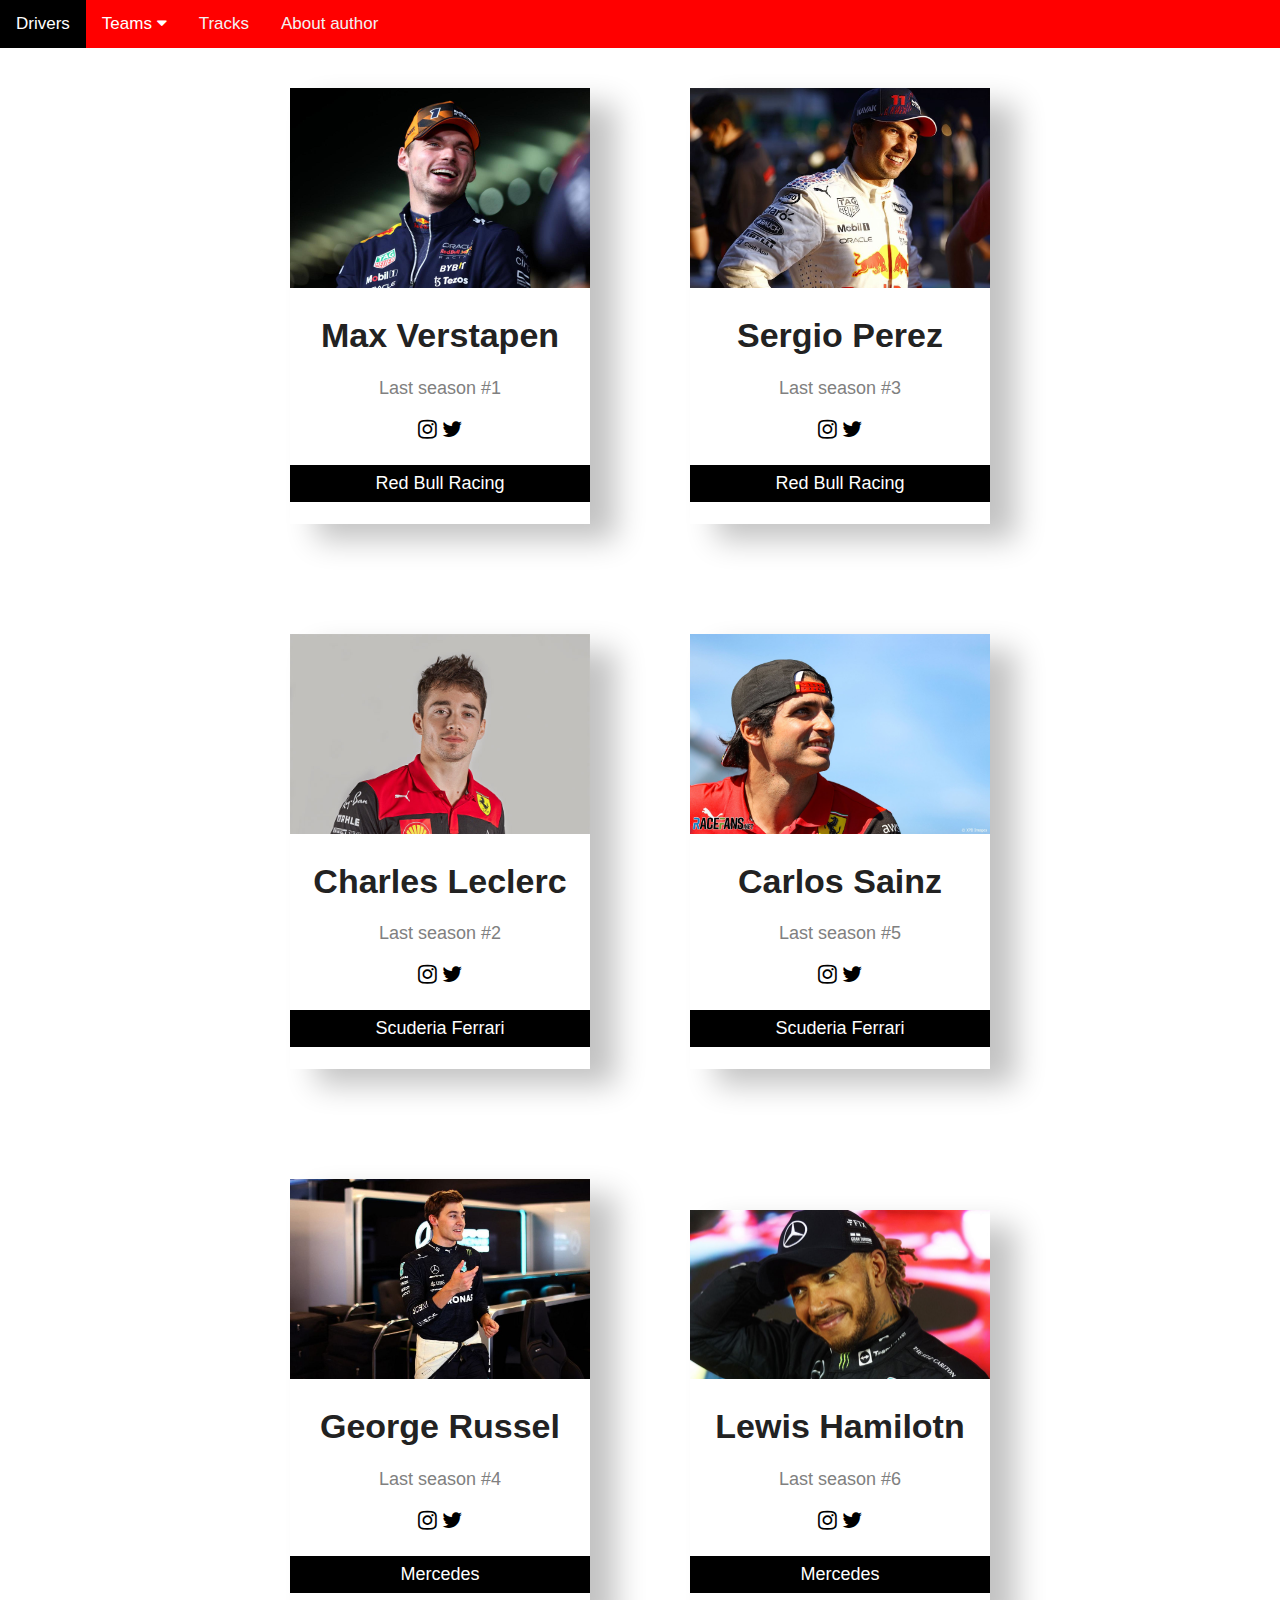
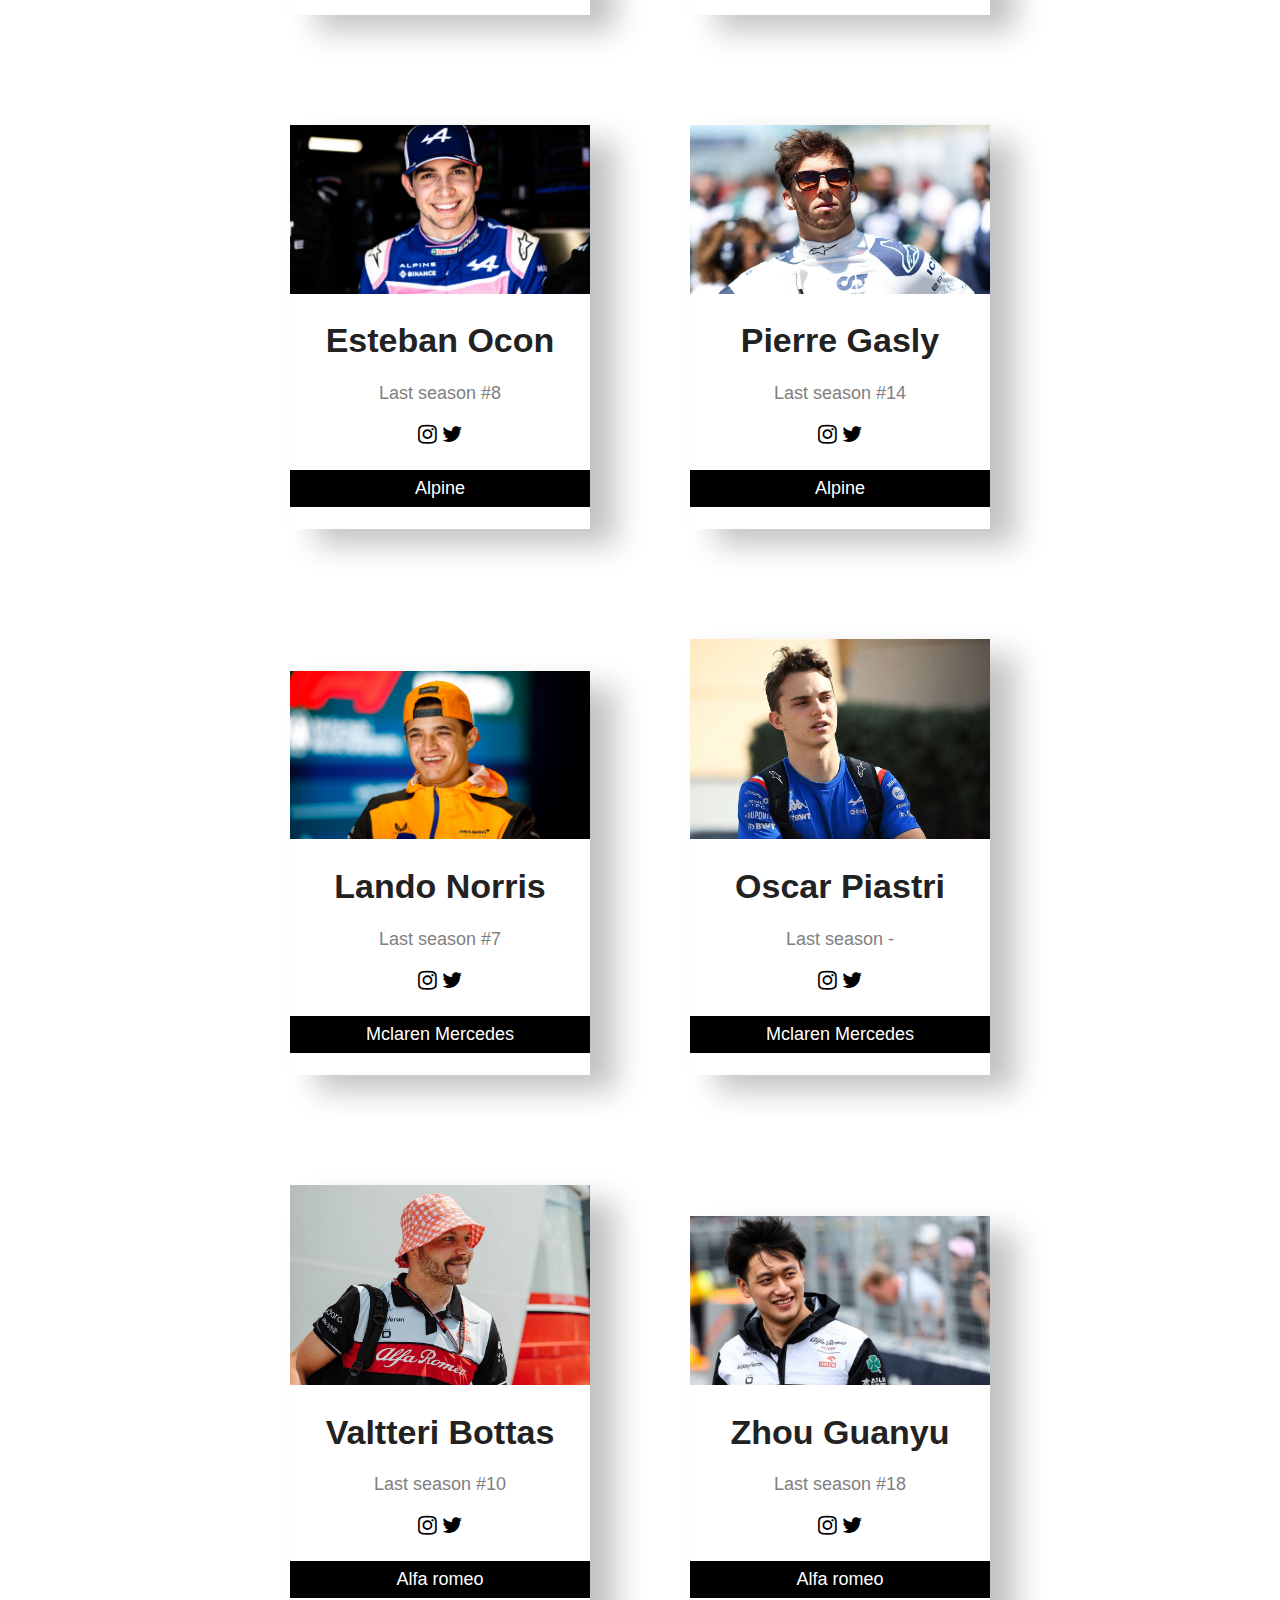
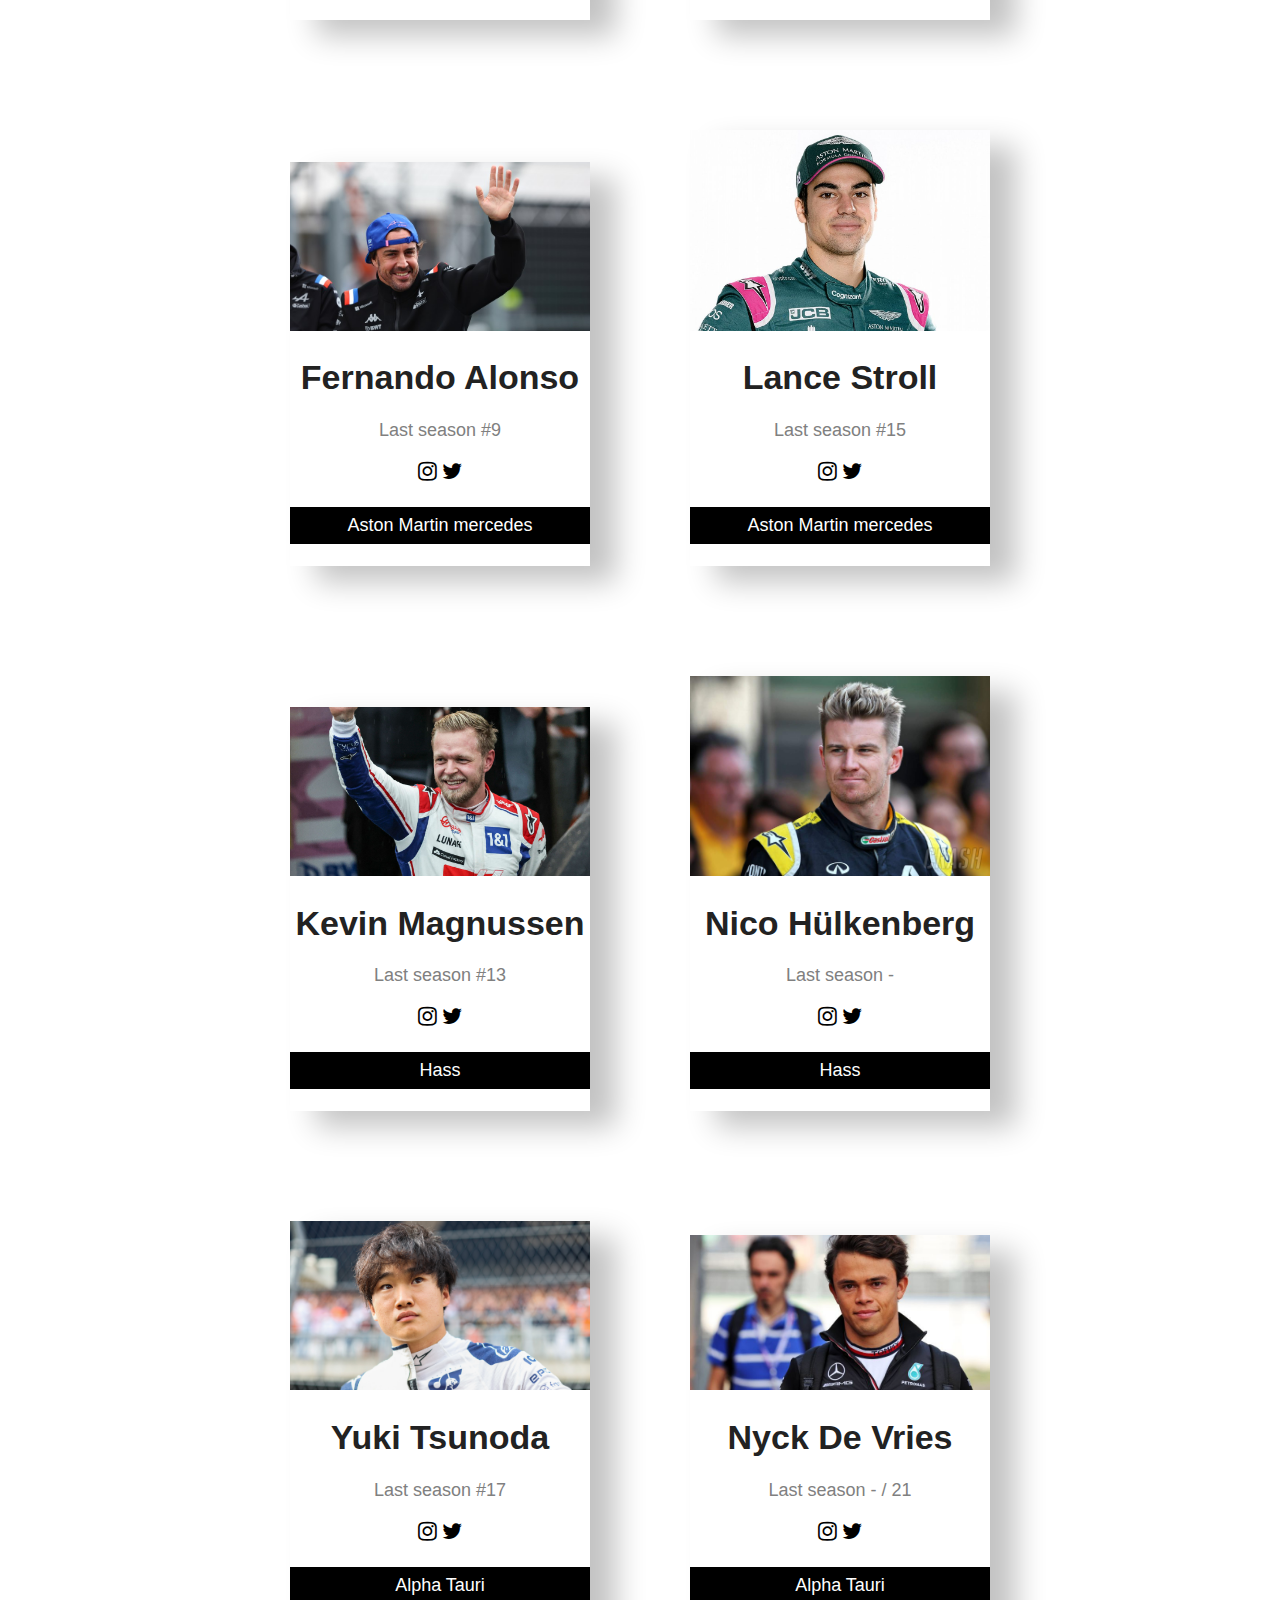
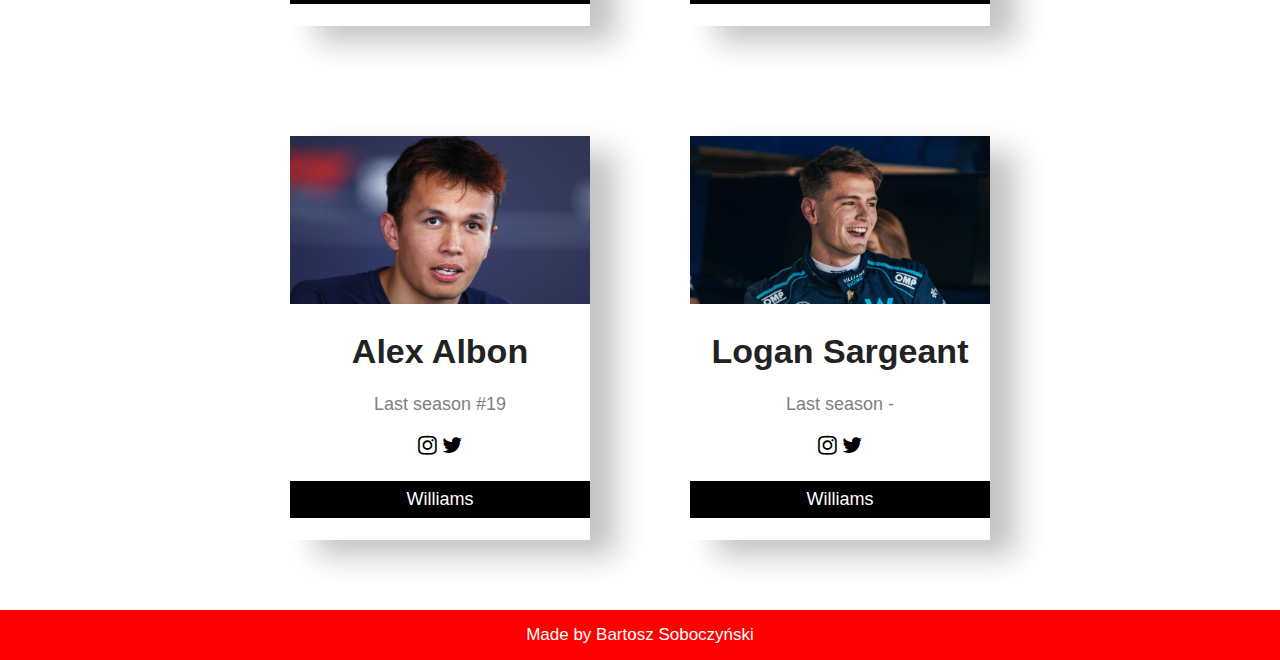
<file: index.html>
<!DOCTYPE html>
<html lang="en">
    <head>
        <meta charset="UTF-8">
        <meta http-equiv="X-UA-Compatible" content="IE=edge">
        <meta name="viewport" content="width=device-width, initial-scale=1.0">
        <title>Main</title>
        <link rel="stylesheet" href="styl.css">
        <link rel="icon" href="icona.png">
        <link rel="stylesheet" href="https://cdnjs.cloudflare.com/ajax/libs/font-awesome/4.7.0/css/font-awesome.min.css">
    </head>
<body>
  <header>
    <div class="topnav" id="myTopnav">
        <a href="index.html" class="active">Drivers</a>
        <div class="dropdown">
            <button class="dropbtn">Teams
              <i class="fa fa-caret-down"></i>
            </button>
            <div class="dropdown-content">
                <a href="redbull.html">Red Bull</a>
                <a href="ferrari.html">Ferrari</a>
                <a href="mercedes.html">Mercedes</a>
                <a href="alpine.html">Alpine</a>
                <a href="mclaren.html">McLaren</a>
                <a href="alfaromeo.html">Alfa Romeo</a>
                <a href="astonmartin.html">Aston martin</a>
                <a href="hass.html">Hass</a>
                <a href="alphatauri.html">Alpha tauri</a>
                <a href="williams.html">Williams</a>
              </div>
            </div>
                
        <a href="tracks.html">Tracks</a>
        <a href="author.html">About author</a>
        <a href="javascript:void(0);" class="icon" onclick="myFunction()">
          <i class="fa fa-bars"></i>
        </a>
      </div>
    </header>
    <div class="redbull">
      <div class="card">
        <img src="max-verstappen.jpg" alt="Max Verstapen" style="width:100%">
        <h1>Max Verstapen</h1>
        <p class="title">Last season #1</p>
        <a target="_blank" href="https://www.instagram.com/maxverstappen1/"><i class="fa fa-instagram"></i></a>
        <a target="_blank" href="https://twitter.com/Max33Verstappen"><i class="fa fa-twitter"></i></a>
        <a href="redbull.html"><p><button>Red Bull Racing</button></p></a>
      </div>
      <div class="card">
        <img src="sergio-perez.jpg" alt="Sergio Perez" style="width:100%">
        <h1>Sergio Perez</h1>
        <p class="title">Last season #3</p>
        <a target="_blank" href="https://www.instagram.com/sergio_perez_f1/"><i class="fa fa-instagram"></i></a>
        <a target="_blank" href="https://twitter.com/SChecoPerez"><i class="fa fa-twitter"></i></a>
        <a href="redbull.html"><p><button>Red Bull Racing</button></p></a>
      </div>
    </div>
    <div class="ferrari">
      <div class="card">
        <img src="Charles-Leclerc.jpg" alt="Charles" style="width:100%">
        <h1>Charles Leclerc</h1>
        <p class="title">Last season #2</p>
        <a target="_blank" href="https://www.instagram.com/charles_leclerc/"><i class="fa fa-instagram"></i></a>
        <a target="_blank" href="https://twitter.com/Charles_Leclerc"><i class="fa fa-twitter"></i></a>
        <a href="ferrari.html"><p><button>Scuderia Ferrari</button></p></a>
      </div>
      <div class="card">
        <img src="carlos-sainz.jpg" alt="Carlos" style="width:100%">
        <h1>Carlos Sainz</h1>
        <p class="title">Last season #5</p>
        <a target="_blank" href="https://www.instagram.com/carlossainz55/"><i class="fa fa-instagram"></i></a>
        <a target="_blank" href="https://twitter.com/Carlossainz55"><i class="fa fa-twitter"></i></a>
        <a href="ferrari.html"><p><button>Scuderia Ferrari</button></p></a>
      </div>  
    </div>
    <div class="mercedes">
      <div class="card">
        <img src="george-russell-mercedes-1.jpg" alt="George" style="width:100%">
        <h1>George Russel</h1>
        <p class="title">Last season #4</p>
        <a target="_blank" href="https://www.instagram.com/georgerussell63/"><i class="fa fa-instagram"></i></a>
        <a target="_blank" href="https://twitter.com/GeorgeRussell63"><i class="fa fa-twitter"></i></a>
        <a href="mercedes.html"><p><button>Mercedes</button></p></a>
      </div>
      <div class="card">
        <img src="Lewis-Hamilton.jpg" alt="Lewis" style="width:100%">
        <h1>Lewis Hamilotn</h1>
        <p class="title">Last season #6</p>
        <a target="_blank" href="https://www.instagram.com/lewishamilton/"><i class="fa fa-instagram"></i></a>
        <a target="_blank" href="https://twitter.com/LewisHamilton"><i class="fa fa-twitter"></i></a>
        <a href="mercedes.html"><p><button>Mercedes</button></p></a>
      </div>
    </div>
    <div class="alpine">
      <div class="card">
        <img src="esteban-ocon.jpg" alt="Esteban" style="width:100%">
        <h1>Esteban Ocon</h1>
        <p class="title">Last season #8</p>
        <a target="_blank" href="https://www.instagram.com/estebanocon/"><i class="fa fa-instagram"></i></a>
        <a target="_blank" href="https://twitter.com/OconEsteban"><i class="fa fa-twitter"></i></a>
        <a href="alpine.html"><p><button>Alpine</button></p></a>
      </div>
      <div class="card">
        <img src="pierre-gasly.jpg" alt="Pierre Gasly" style="width:100%">
        <h1>Pierre Gasly</h1>
        <p class="title">Last season #14</p>
        <a target="_blank" href="https://www.instagram.com/pierregasly/"><i class="fa fa-instagram"></i></a>
        <a target="_blank" href="https://twitter.com/PierreGASLY"><i class="fa fa-twitter"></i></a>
        <a href="alpine.html"><p><button>Alpine</button></p></a>
      </div>
    </div>
    <div class="mclaren">
      <div class="card">
        <img src="lando-norris.jpg" alt="Lando" style="width:100%">
        <h1>Lando Norris</h1>
        <p class="title">Last season #7</p>
        <a target="_blank" href="https://www.instagram.com/landonorris/"><i class="fa fa-instagram"></i></a>
        <a target="_blank" href="https://twitter.com/LandoNorris"><i class="fa fa-twitter"></i></a>
        <a href="mclaren.html"><p><button>Mclaren Mercedes</button></p></a>
      </div>
      <div class="card">
        <img src="oscar-piastri.jpg" alt="Oscar Piastri" style="width:100%">
        <h1>Oscar Piastri</h1>
        <p class="title">Last season -</p>
        <a target="_blank" href="https://www.instagram.com/oscarpiastri/"><i class="fa fa-instagram"></i></a>
        <a target="_blank" href="https://twitter.com/OscarPiastri"><i class="fa fa-twitter"></i></a>
        <a href="mclaren.html"><p><button>Mclaren Mercedes</button></p></a>
      </div>
    </div>
    <div class="alfaromeo">
      <div class="card">
        <img src="valtteri-bottas.jpg" alt="Valtteri Bottas" style="width:100%">
        <h1>Valtteri Bottas</h1>
        <p class="title">Last season #10</p>
        <a target="_blank" href="https://www.instagram.com/valtteribottas/"><i class="fa fa-instagram"></i></a>
        <a target="_blank" href="https://twitter.com/ValtteriBottas"><i class="fa fa-twitter"></i></a>
        <a href="alfaromeo.html"><p><button>Alfa romeo</button></p></a>
      </div>
      <div class="card">
        <img src="zhou-guanyu.jpg" alt="Zhou Guanyu" style="width:100%">
        <h1>Zhou Guanyu</h1>
        <p class="title">Last season #18</p>
        <a target="_blank" href="https://www.instagram.com/zhouguanyu24/"><i class="fa fa-instagram"></i></a>
        <a target="_blank" href="https://twitter.com/ZhouGuanyu24"><i class="fa fa-twitter"></i></a>
        <a href="alfaromeo.html"><p><button>Alfa romeo</button></p></a>
      </div>
    </div>
    <div class="aston">
      <div class="card">
        <img src="fernando-alonso.jpg" alt="Fernando Alonso" style="width:100%">
        <h1>Fernando Alonso</h1>
        <p class="title">Last season #9</p>
        <a target="_blank" href="https://www.instagram.com/fernandoalo_oficial/"><i class="fa fa-instagram"></i></a>
        <a target="_blank" href="https://twitter.com/alo_oficial"><i class="fa fa-twitter"></i></a>
        <a href="astonmartin.html"><p><button>Aston Martin mercedes</button></p></a>
      </div>
      <div class="card">
        <img src="lance-stroll-aston-martin-raci.jpg" alt="Lance Stroll" style="width:100%">
        <h1>Lance Stroll</h1>
        <p class="title">Last season #15</p>
        <a target="_blank" href="https://www.instagram.com/lance_stroll/"><i class="fa fa-instagram"></i></a>
        <a target="_blank" href="https://twitter.com/lance_stroll"><i class="fa fa-twitter"></i></a>
        <a href="astonmartin.html"><p><button>Aston Martin mercedes</button></p></a>
      </div>
    </div>
    <div class="hass">
      <div class="card">
        <img src="skysports-kevin-magnussen-haas_5962755.jpg" alt="Kevin Magnussen" style="width:100%">
        <h1>Kevin Magnussen</h1>
        <p class="title">Last season #13</p>
        <a target="_blank" href="https://www.instagram.com/kevinmagnussen/"><i class="fa fa-instagram"></i></a>
        <a target="_blank" href="https://twitter.com/KevinMagnussen"><i class="fa fa-twitter"></i></a>
        <a href="hass.html"><p><button>Hass</button></p></a>
      </div>
      <div class="card">
        <img src="nico-hulkenberg.jpg" alt="Nico Hulkenberg" style="width:100%">
        <h1>Nico Hülkenberg</h1>
        <p class="title">Last season -</p>
        <a target="_blank" href="https://www.instagram.com/hulkhulkenberg/"><i class="fa fa-instagram"></i></a>
        <a target="_blank" href="https://twitter.com/HulkHulkenberg"><i class="fa fa-twitter"></i></a>
        <a href="hass.html"><p><button>Hass</button></p></a>
      </div>
    </div>
    <div class="alphatauri">
      <div class="card">
        <img src="yuki-tsunoda.jpg" alt="Yuki Tsunoda" style="width:100%">
        <h1>Yuki Tsunoda</h1>
        <p class="title">Last season #17</p>
        <a target="_blank" href="https://www.instagram.com/yukitsunoda0511/"><i class="fa fa-instagram"></i></a>
        <a target="_blank" href="https://twitter.com/yukitsunoda07"><i class="fa fa-twitter"></i></a>
        <a href="alphatauri.html"><p><button>Alpha Tauri</button></p></a>
      </div>
      <div class="card">
        <img src="nyck-de-vries.jpg" alt="Nyck De Vries" style="width:100%">
        <h1>Nyck De Vries</h1>
        <p class="title">Last season - / 21</p>
        <a target="_blank" href="https://www.instagram.com/nyckdevries/"><i class="fa fa-instagram"></i></a>
        <a target="_blank" href="https://twitter.com/nyckdevries"><i class="fa fa-twitter"></i></a>
        <a href="alphatauri.html"><p><button>Alpha Tauri</button></p></a>
      </div>
    </div>
    <div class="williams">
      <div class="card">
        <img src="alex-albon.jpg" alt="Alex Albon" style="width:100%">
        <h1>Alex Albon</h1>
        <p class="title">Last season #19</p>
        <a target="_blank" href="https://www.instagram.com/alex_albon/"><i class="fa fa-instagram"></i></a>
        <a target="_blank" href="https://twitter.com/alex_albon"><i class="fa fa-twitter"></i></a>
        <a href="williams.html"><p><button>Williams</button></p></a>
      </div>
      <div class="card">
        <img src="logan-sargeant-smile-williams-garage-austin-planetf1.jpg" alt="Logan Sergeant" style="width:100%">
        <h1>Logan Sargeant</h1>
        <p class="title">Last season -</p>
        <a target="_blank" href="https://www.instagram.com/logansargeant/"><i class="fa fa-instagram"></i></a>
        <a target="_blank" href="https://twitter.com/LoganSargeant"><i class="fa fa-twitter"></i></a>
        <a href="williams"><p><button>Williams</button></p></a>
      </div>
    </div>
      <footer>
        <div class="footer">
            <p>Made by Bartosz Soboczyński</p>
          </div>
        </footer>
      <script>
        function myFunction() {
          var x = document.getElementById("myTopnav");
          if (x.className === "topnav") {
            x.className += " responsive";
          } else {
            x.className = "topnav";
          }
        }
        </script>


    
</body>
</html>
</file>
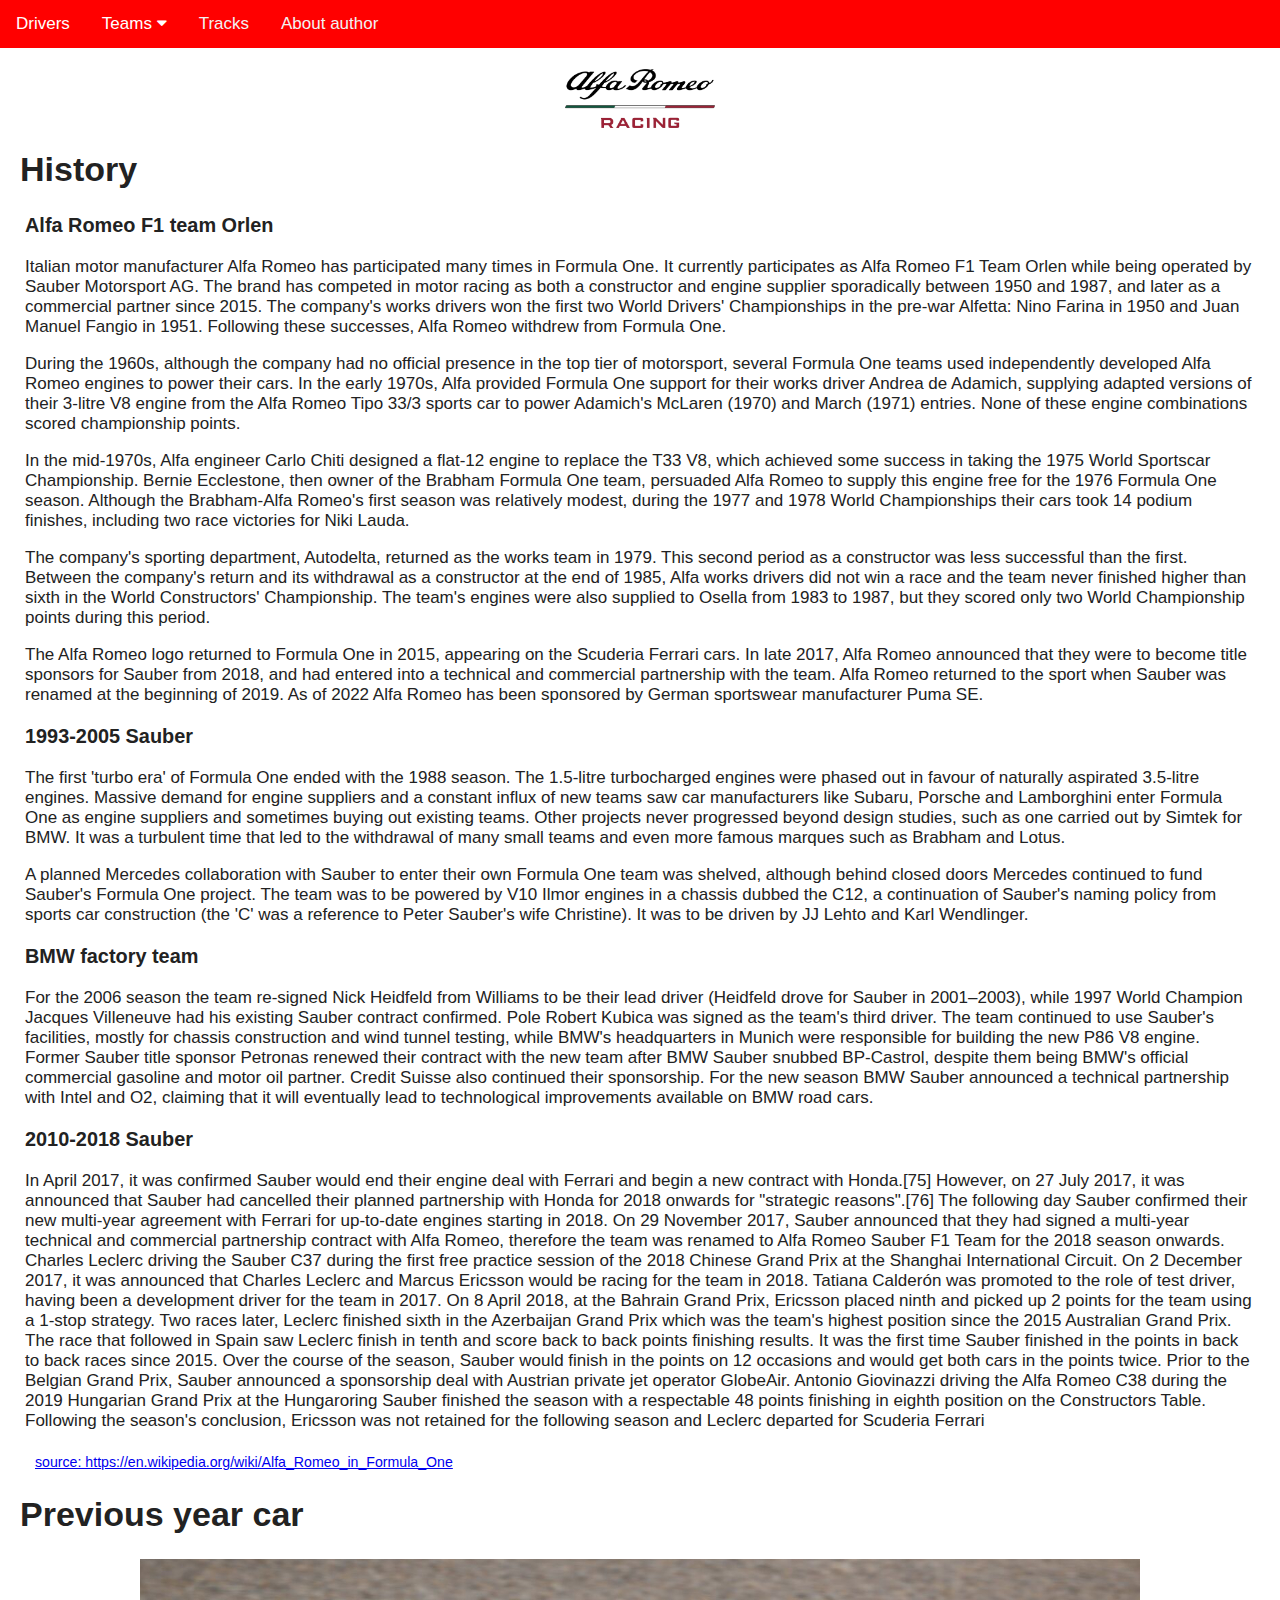
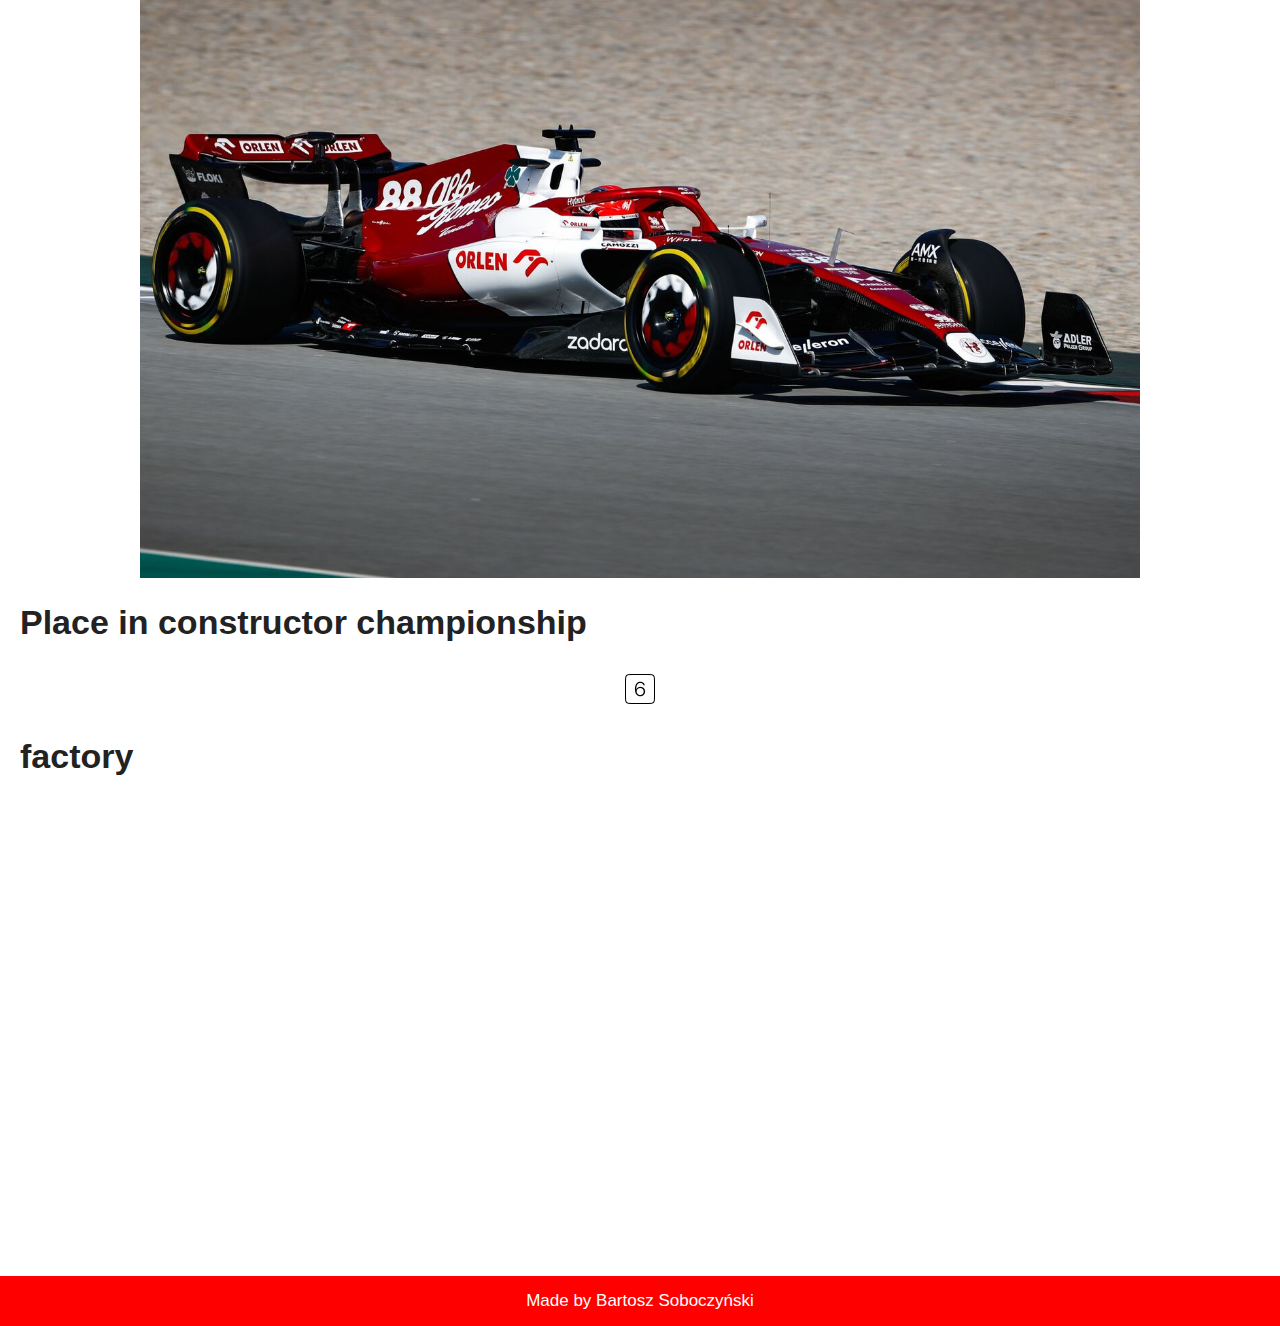
<file: alfaromeo.html>
<!DOCTYPE html>
<html lang="en">
<head>
    <meta charset="UTF-8">
    <meta http-equiv="X-UA-Compatible" content="IE=edge">
    <meta name="viewport" content="width=device-width, initial-scale=1.0">
    <title>Alfa Romeo</title>
    <link rel="stylesheet" href="styl4.css">
    <link rel="icon" href="icona.png">
    <link rel="stylesheet" href="https://cdnjs.cloudflare.com/ajax/libs/font-awesome/4.7.0/css/font-awesome.min.css">
</head>
<body>
    <header>
    <div class="topnav" id="myTopnav">
        <a href="index.html" >Drivers</a>
        <div class="dropdown">
            <button class="dropbtn">Teams
              <i class="fa fa-caret-down"></i>
            </button>
            <div class="dropdown-content">
                <a href="redbull.html">Red Bull</a>
                <a href="ferrari.html">Ferrari</a>
                <a href="mercedes.html">Mercedes</a>
                <a href="alpine.html">Alpine</a>
                <a href="mclaren.html">McLaren</a>
                <a href="alfaromeo.html">Alfa Romeo</a>
                <a href="astonmartin.html">Aston martin</a>
                <a href="hass.html">Hass</a>
                <a href="alphatauri.html">Alpha tauri</a>
                <a href="williams.html">Williams</a>
              </div>
            </div>
                
        <a href="tracks.html">Tracks</a>
        <a href="author.html">About author</a>
        <a href="javascript:void(0);" class="icon" onclick="myFunction()">
          <i class="fa fa-bars"></i>
        </a>
      </div>
    </header>
    <div class="aboutteam">
      <h2 ><img src="alfalogo.jpg"></h2>
      <h1>History</h1>
        <div class="text">
          <h3>Alfa Romeo F1 team Orlen</h3>
          <p>Italian motor manufacturer Alfa Romeo has participated many times in Formula One. It currently participates as Alfa Romeo F1 Team Orlen while being operated by Sauber Motorsport AG. The brand has competed in motor racing as both a constructor and engine supplier sporadically between 1950 and 1987, and later as a commercial partner since 2015. The company's works drivers won the first two World Drivers' Championships in the pre-war Alfetta: Nino Farina in 1950 and Juan Manuel Fangio in 1951. Following these successes, Alfa Romeo withdrew from Formula One.</p>

            <p>During the 1960s, although the company had no official presence in the top tier of motorsport, several Formula One teams used independently developed Alfa Romeo engines to power their cars. In the early 1970s, Alfa provided Formula One support for their works driver Andrea de Adamich, supplying adapted versions of their 3-litre V8 engine from the Alfa Romeo Tipo 33/3 sports car to power Adamich's McLaren (1970) and March (1971) entries. None of these engine combinations scored championship points.</p>
            
            <p>In the mid-1970s, Alfa engineer Carlo Chiti designed a flat-12 engine to replace the T33 V8, which achieved some success in taking the 1975 World Sportscar Championship. Bernie Ecclestone, then owner of the Brabham Formula One team, persuaded Alfa Romeo to supply this engine free for the 1976 Formula One season. Although the Brabham-Alfa Romeo's first season was relatively modest, during the 1977 and 1978 World Championships their cars took 14 podium finishes, including two race victories for Niki Lauda.</p>
            
            <p>The company's sporting department, Autodelta, returned as the works team in 1979. This second period as a constructor was less successful than the first. Between the company's return and its withdrawal as a constructor at the end of 1985, Alfa works drivers did not win a race and the team never finished higher than sixth in the World Constructors' Championship. The team's engines were also supplied to Osella from 1983 to 1987, but they scored only two World Championship points during this period.</p>
            
            <p>The Alfa Romeo logo returned to Formula One in 2015, appearing on the Scuderia Ferrari cars. In late 2017, Alfa Romeo announced that they were to become title sponsors for Sauber from 2018, and had entered into a technical and commercial partnership with the team. Alfa Romeo returned to the sport when Sauber was renamed at the beginning of 2019.
            
            As of 2022 Alfa Romeo has been sponsored by German sportswear manufacturer Puma SE.</p>
            <h3>1993-2005 Sauber</h3>
            <p>The first 'turbo era' of Formula One ended with the 1988 season. The 1.5-litre turbocharged engines were phased out in favour of naturally aspirated 3.5-litre engines. Massive demand for engine suppliers and a constant influx of new teams saw car manufacturers like Subaru, Porsche and Lamborghini enter Formula One as engine suppliers and sometimes buying out existing teams. Other projects never progressed beyond design studies, such as one carried out by Simtek for BMW. It was a turbulent time that led to the withdrawal of many small teams and even more famous marques such as Brabham and Lotus.</p>

              <p>A planned Mercedes collaboration with Sauber to enter their own Formula One team was shelved, although behind closed doors Mercedes continued to fund Sauber's Formula One project. The team was to be powered by V10 Ilmor engines in a chassis dubbed the C12, a continuation of Sauber's naming policy from sports car construction (the 'C' was a reference to Peter Sauber's wife Christine). It was to be driven by JJ Lehto and Karl Wendlinger.</p>
              <h3>BMW factory team</h3>
              <p>For the 2006 season the team re-signed Nick Heidfeld from Williams to be their lead driver (Heidfeld drove for Sauber in 2001–2003), while 1997 World Champion Jacques Villeneuve had his existing Sauber contract confirmed. Pole Robert Kubica was signed as the team's third driver. The team continued to use Sauber's facilities, mostly for chassis construction and wind tunnel testing, while BMW's headquarters in Munich were responsible for building the new P86 V8 engine.

                Former Sauber title sponsor Petronas renewed their contract with the new team after BMW Sauber snubbed BP-Castrol, despite them being BMW's official commercial gasoline and motor oil partner. Credit Suisse also continued their sponsorship. For the new season BMW Sauber announced a technical partnership with Intel and O2, claiming that it will eventually lead to technological improvements available on BMW road cars.</p>
                <h3>2010-2018 Sauber</h3>
                <p>In April 2017, it was confirmed Sauber would end their engine deal with Ferrari and begin a new contract with Honda.[75] However, on 27 July 2017, it was announced that Sauber had cancelled their planned partnership with Honda for 2018 onwards for "strategic reasons".[76] The following day Sauber confirmed their new multi-year agreement with Ferrari for up-to-date engines starting in 2018. On 29 November 2017, Sauber announced that they had signed a multi-year technical and commercial partnership contract with Alfa Romeo, therefore the team was renamed to Alfa Romeo Sauber F1 Team for the 2018 season onwards.


                  Charles Leclerc driving the Sauber C37 during the first free practice session of the 2018 Chinese Grand Prix at the Shanghai International Circuit.
                  On 2 December 2017, it was announced that Charles Leclerc and Marcus Ericsson would be racing for the team in 2018. Tatiana Calderón was promoted to the role of test driver, having been a development driver for the team in 2017.
                  
                  On 8 April 2018, at the Bahrain Grand Prix, Ericsson placed ninth and picked up 2 points for the team using a 1-stop strategy. Two races later, Leclerc finished sixth in the Azerbaijan Grand Prix which was the team's highest position since the 2015 Australian Grand Prix. The race that followed in Spain saw Leclerc finish in tenth and score back to back points finishing results. It was the first time Sauber finished in the points in back to back races since 2015. Over the course of the season, Sauber would finish in the points on 12 occasions and would get both cars in the points twice.
                  
                  Prior to the Belgian Grand Prix, Sauber announced a sponsorship deal with Austrian private jet operator GlobeAir.
                  
                  
                  Antonio Giovinazzi driving the Alfa Romeo C38 during the 2019 Hungarian Grand Prix at the Hungaroring
                  Sauber finished the season with a respectable 48 points finishing in eighth position on the Constructors Table. Following the season's conclusion, Ericsson was not retained for the following season and Leclerc departed for Scuderia Ferrari</p>


          <sub><a href="https://en.wikipedia.org/wiki/Alfa_Romeo_in_Formula_One">source: https://en.wikipedia.org/wiki/Alfa_Romeo_in_Formula_One</a></sub>
        </div>
      <h1>Previous year car</h1>
        <div class="text"><img src="alfacar.jpg"></div>
      <h1>Place in constructor championship</h1>
        <div class="text1"><img src="icons8-6-50.png"></div>
      <h1>factory</h1>
        <div class="text"><iframe src="https://www.google.com/maps/embed?pb=!1m18!1m12!1m3!1d244853.89947092652!2d8.788848282448694!3d47.30888878853812!2m3!1f0!2f0!3f0!3m2!1i1024!2i768!4f13.1!3m3!1m2!1s0x479ab97fb09872bb%3A0x1d5fcc95843291cf!2sAlfa%20Romeo%20Racing%20ORLEN!5e0!3m2!1spl!2spl!4v1669932716300!5m2!1spl!2spl"  allowfullscreen="" loading="lazy" referrerpolicy="no-referrer-when-downgrade"></iframe></div>
    
    </div>
    
    



    <footer>
        <div class="footer">
            <p>Made by Bartosz Soboczyński</p>
          </div>
      </footer>

      <script>
      function myFunction() {
        var x = document.getElementById("myTopnav");
        if (x.className === "topnav") {
          x.className += " responsive";
        } else {
          x.className = "topnav";
        }
      }
      </script>
</body>
</html>
</file>
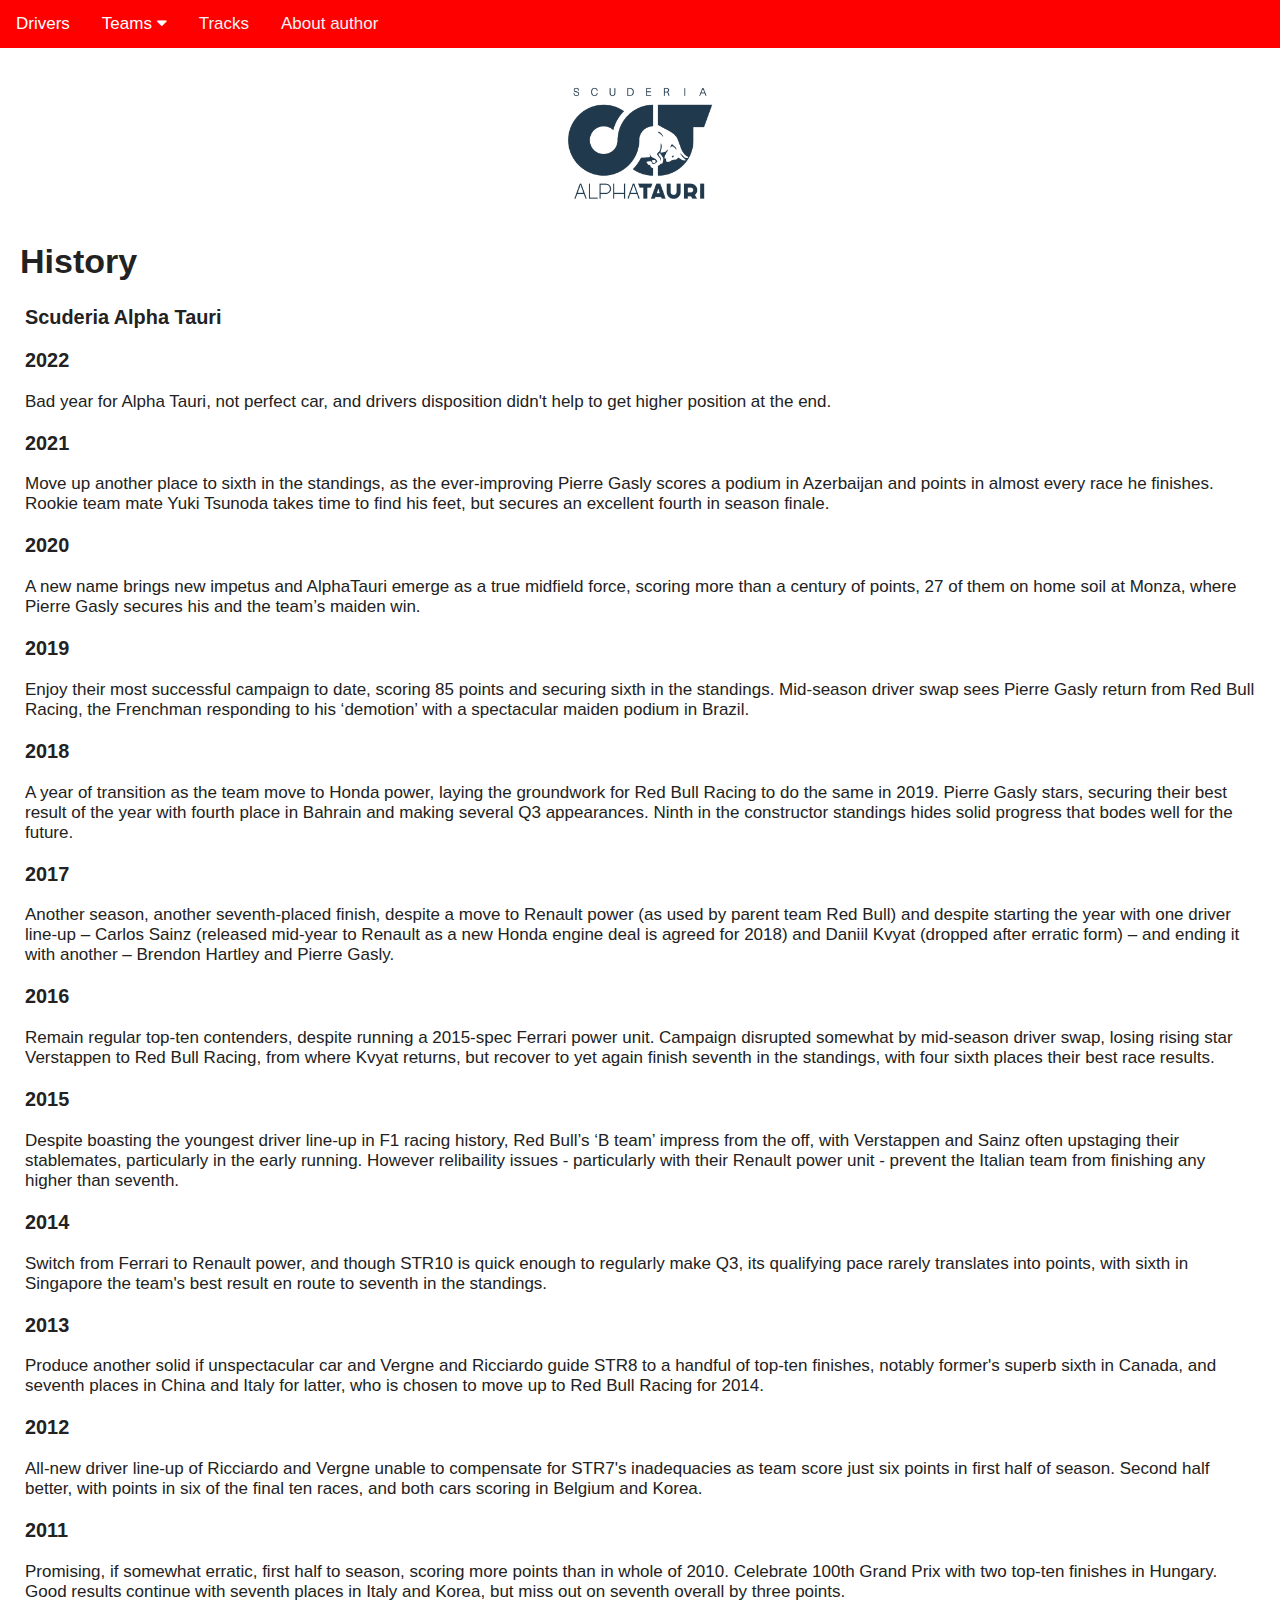
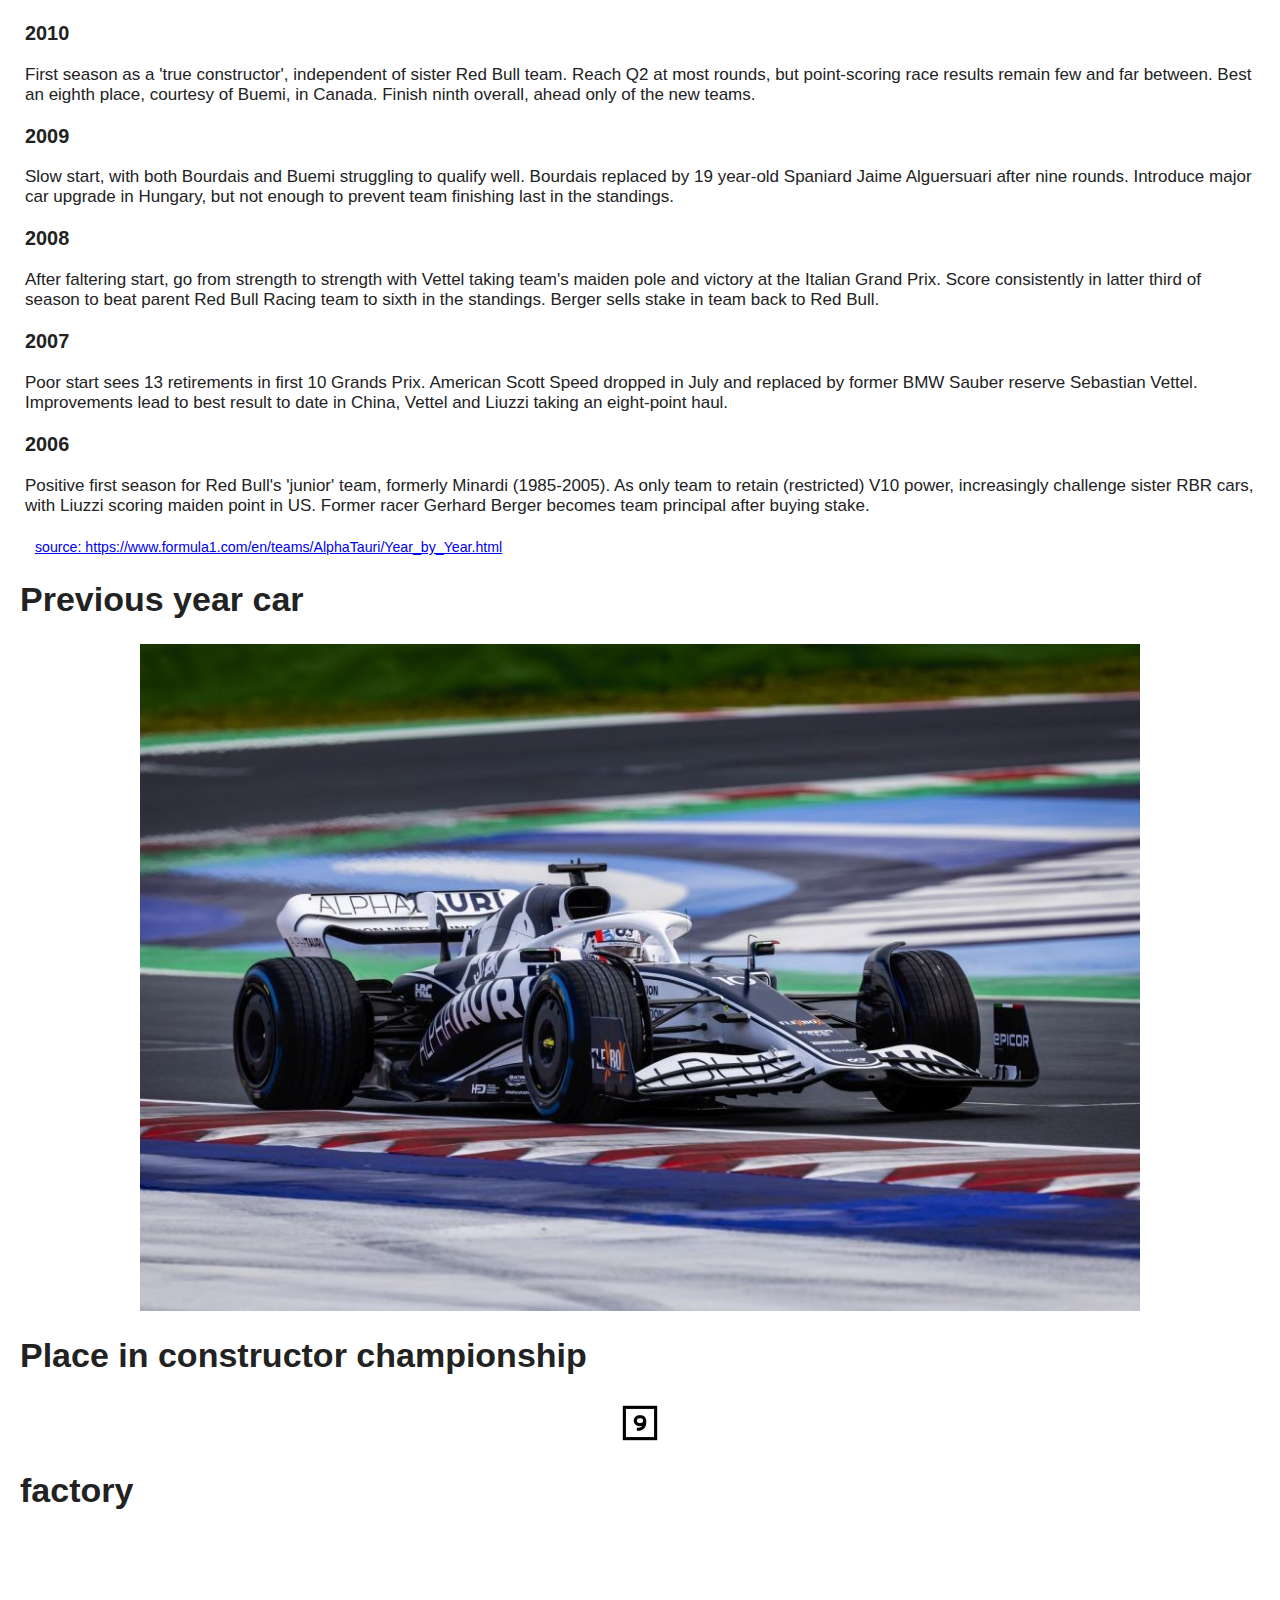
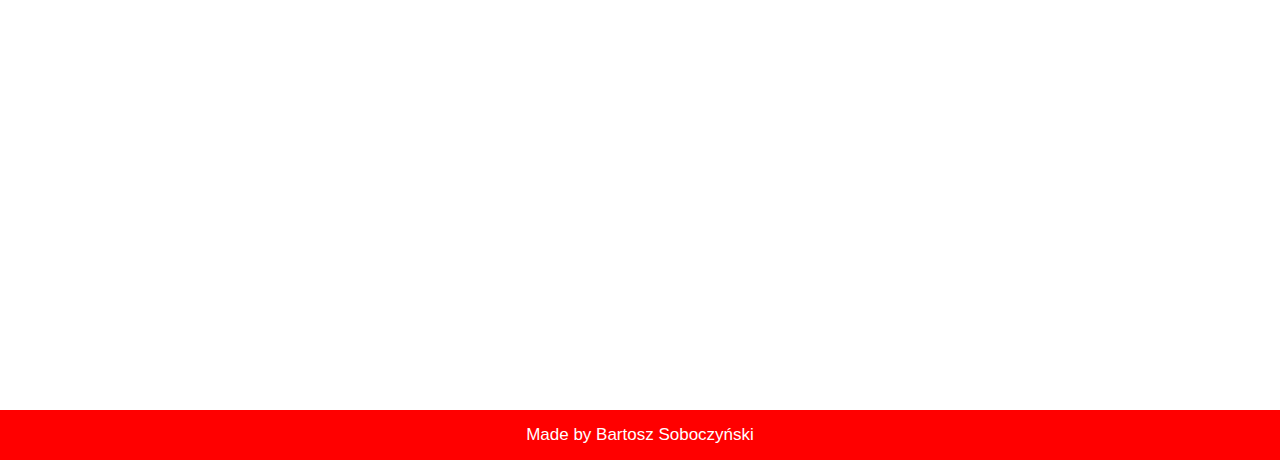
<file: alphatauri.html>
<!DOCTYPE html>
<html lang="en">
<head>
    <meta charset="UTF-8">
    <meta http-equiv="X-UA-Compatible" content="IE=edge">
    <meta name="viewport" content="width=device-width, initial-scale=1.0">
    <title>Alpha Tauri</title>
    <link rel="stylesheet" href="styl4.css">
    <link rel="icon" href="icona.png">
    <link rel="stylesheet" href="https://cdnjs.cloudflare.com/ajax/libs/font-awesome/4.7.0/css/font-awesome.min.css">
</head>
<body>
    <header>
    <div class="topnav" id="myTopnav">
        <a href="index.html" >Drivers</a>
        <div class="dropdown">
            <button class="dropbtn">Teams
              <i class="fa fa-caret-down"></i>
            </button>
            <div class="dropdown-content">
                <a href="redbull.html">Red Bull</a>
                <a href="ferrari.html">Ferrari</a>
                <a href="mercedes.html">Mercedes</a>
                <a href="alpine.html">Alpine</a>
                <a href="mclaren.html">McLaren</a>
                <a href="alfaromeo.html">Alfa Romeo</a>
                <a href="astonmartin.html">Aston martin</a>
                <a href="hass.html">Hass</a>
                <a href="alphatauri.html">Alpha tauri</a>
                <a href="williams.html">Williams</a>
              </div>
            </div>
        <a href="tracks.html">Tracks</a>
        <a href="author.html">About author</a>
        <a href="javascript:void(0);" class="icon" onclick="myFunction()">
          <i class="fa fa-bars"></i>
        </a>
      </div>
    </header>
    <div class="aboutteam">
      <h2 ><img src="Scuderia-AlphaTauri-logo.png"></h2>
      <h1>History</h1>
        <div class="text">
          <h3>Scuderia Alpha Tauri</h3>
          <h3>2022</h3>
          <p>Bad year for Alpha Tauri, not perfect car, and drivers disposition didn't help to get higher position at the end.</p>
          <h3>2021</h3>
          <p>Move up another place to sixth in the standings, as the ever-improving Pierre Gasly scores a podium in Azerbaijan and points in almost every race he finishes. Rookie team mate Yuki Tsunoda takes time to find his feet, but secures an excellent fourth in season finale.</p>
          <h3>2020</h3>

          <p>A new name brings new impetus and AlphaTauri emerge as a true midfield force, scoring more than a century of points, 27 of them on home soil at Monza, where Pierre Gasly secures his and the team’s maiden win.</p>
          <h3>2019</h3>

          <p>Enjoy their most successful campaign to date, scoring 85 points and securing sixth in the standings. Mid-season driver swap sees Pierre Gasly return from Red Bull Racing, the Frenchman responding to his ‘demotion’ with a spectacular maiden podium in Brazil.</p>
          <h3>2018</h3>

          <p>A year of transition as the team move to Honda power, laying the groundwork for Red Bull Racing to do the same in 2019. Pierre Gasly stars, securing their best result of the year with fourth place in Bahrain and making several Q3 appearances. Ninth in the constructor standings hides solid progress that bodes well for the future.</p>
          <h3>2017</h3>
          <p>Another season, another seventh-placed finish, despite a move to Renault power (as used by parent team Red Bull) and despite starting the year with one driver line-up – Carlos Sainz (released mid-year to Renault as a new Honda engine deal is agreed for 2018) and Daniil Kvyat (dropped after erratic form) – and ending it with another – Brendon Hartley and Pierre Gasly.</p>
          <h3>2016</h3>
          <p>Remain regular top-ten contenders, despite running a 2015-spec Ferrari power unit. Campaign disrupted somewhat by mid-season driver swap, losing rising star Verstappen to Red Bull Racing, from where Kvyat returns, but recover to yet again finish seventh in the standings, with four sixth places their best race results.</p>
          <h3>2015</h3>
          <p>Despite boasting the youngest driver line-up in F1 racing history, Red Bull’s ‘B team’ impress from the off, with Verstappen and Sainz often upstaging their stablemates, particularly in the early running. However relibaility issues - particularly with their Renault power unit - prevent the Italian team from finishing any higher than seventh.</p>
          <h3>2014</h3>
          <p>Switch from Ferrari to Renault power, and though STR10 is quick enough to regularly make Q3, its qualifying pace rarely translates into points, with sixth in Singapore the team's best result en route to seventh in the standings.</p>
          <h3>2013</h3>
          <p>Produce another solid if unspectacular car and Vergne and Ricciardo guide STR8 to a handful of top-ten finishes, notably former's superb sixth in Canada, and seventh places in China and Italy for latter, who is chosen to move up to Red Bull Racing for 2014.</p>
          <h3>2012</h3>
          <p>All-new driver line-up of Ricciardo and Vergne unable to compensate for STR7's inadequacies as team score just six points in first half of season. Second half better, with points in six of the final ten races, and both cars scoring in Belgium and Korea.</p>
          <h3>2011</h3>
          <p>Promising, if somewhat erratic, first half to season, scoring more points than in whole of 2010. Celebrate 100th Grand Prix with two top-ten finishes in Hungary. Good results continue with seventh places in Italy and Korea, but miss out on seventh overall by three points.</p>
          <h3>2010</h3>
          <p>First season as a 'true constructor', independent of sister Red Bull team. Reach Q2 at most rounds, but point-scoring race results remain few and far between. Best an eighth place, courtesy of Buemi, in Canada. Finish ninth overall, ahead only of the new teams.</p>
          <h3>2009</h3>
          <p>Slow start, with both Bourdais and Buemi struggling to qualify well. Bourdais replaced by 19 year-old Spaniard Jaime Alguersuari after nine rounds. Introduce major car upgrade in Hungary, but not enough to prevent team finishing last in the standings.</p>
          <h3>2008</h3>
          <p>After faltering start, go from strength to strength with Vettel taking team's maiden pole and victory at the Italian Grand Prix. Score consistently in latter third of season to beat parent Red Bull Racing team to sixth in the standings. Berger sells stake in team back to Red Bull.</p>
          <h3>2007</h3>
          <p>Poor start sees 13 retirements in first 10 Grands Prix. American Scott Speed dropped in July and replaced by former BMW Sauber reserve Sebastian Vettel. Improvements lead to best result to date in China, Vettel and Liuzzi taking an eight-point haul.</p>
          <h3>2006</h3>
          <p>Positive first season for Red Bull's 'junior' team, formerly Minardi (1985-2005). As only team to retain (restricted) V10 power, increasingly challenge sister RBR cars, with Liuzzi scoring maiden point in US. Former racer Gerhard Berger becomes team principal after buying stake.</p>

          <sub><a href="https://www.formula1.com/en/teams/AlphaTauri/Year_by_Year.html">source: https://www.formula1.com/en/teams/AlphaTauri/Year_by_Year.html</a></sub>
        </div>
      <h1>Previous year car</h1>
        <div class="text"><img src="AlphaTauri_AT03_03.jpg"></div>
      <h1>Place in constructor championship</h1>
        <div class="text1"><img src="icons8-9-50.png"></div>
      <h1>factory</h1>
        <div class="text"><iframe src="https://www.google.com/maps/embed?pb=!1m18!1m12!1m3!1d38413.55090316695!2d11.837638273051619!3d44.30780724489375!2m3!1f0!2f0!3f0!3m2!1i1024!2i768!4f13.1!3m3!1m2!1s0x132b4de013d86d31%3A0x2a61be19d3594961!2sScuderia%20AlphaTauri!5e0!3m2!1spl!2spl!4v1670001104855!5m2!1spl!2spl"  allowfullscreen="" loading="lazy" referrerpolicy="no-referrer-when-downgrade"></iframe></div>
    
    </div>
    
    



    <footer>
        <div class="footer">
            <p>Made by Bartosz Soboczyński</p>
          </div>
      </footer>

      <script>
      function myFunction() {
        var x = document.getElementById("myTopnav");
        if (x.className === "topnav") {
          x.className += " responsive";
        } else {
          x.className = "topnav";
        }
      }
      </script>
</body>
</html>
</file>
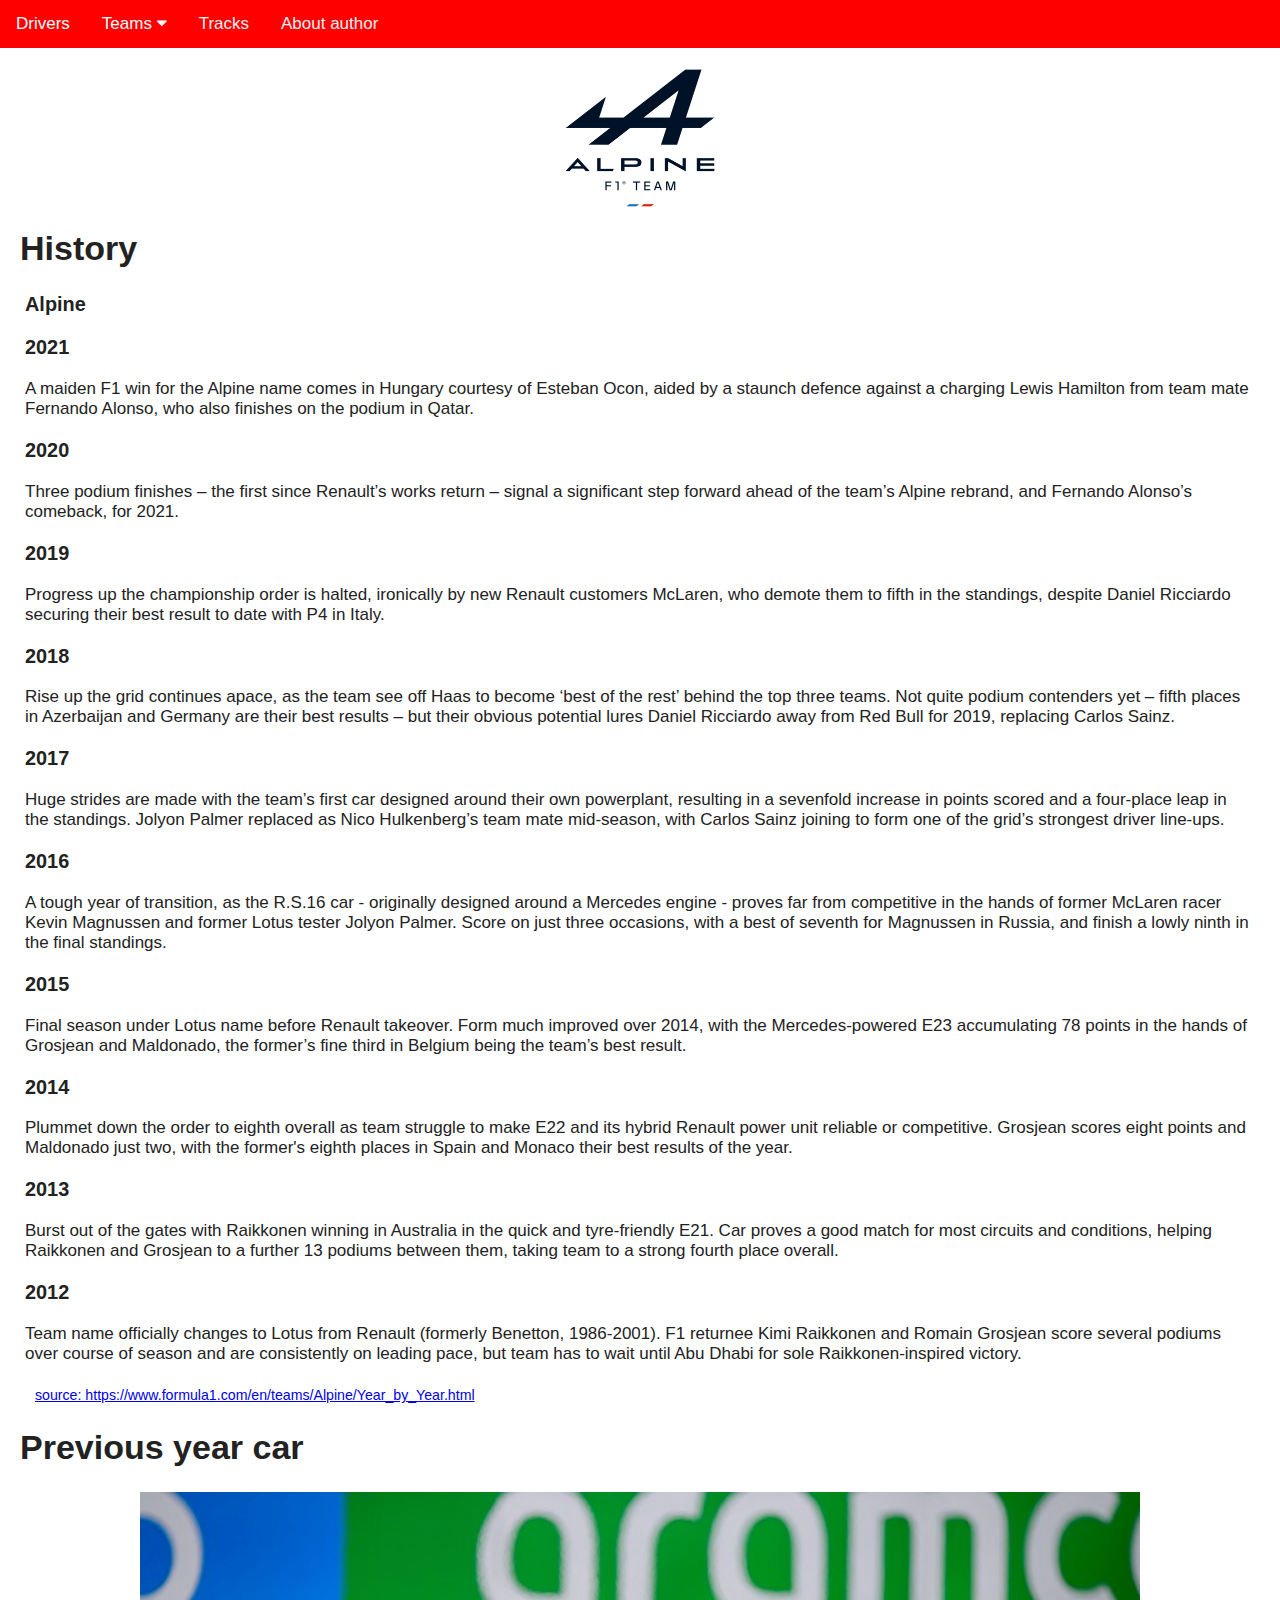
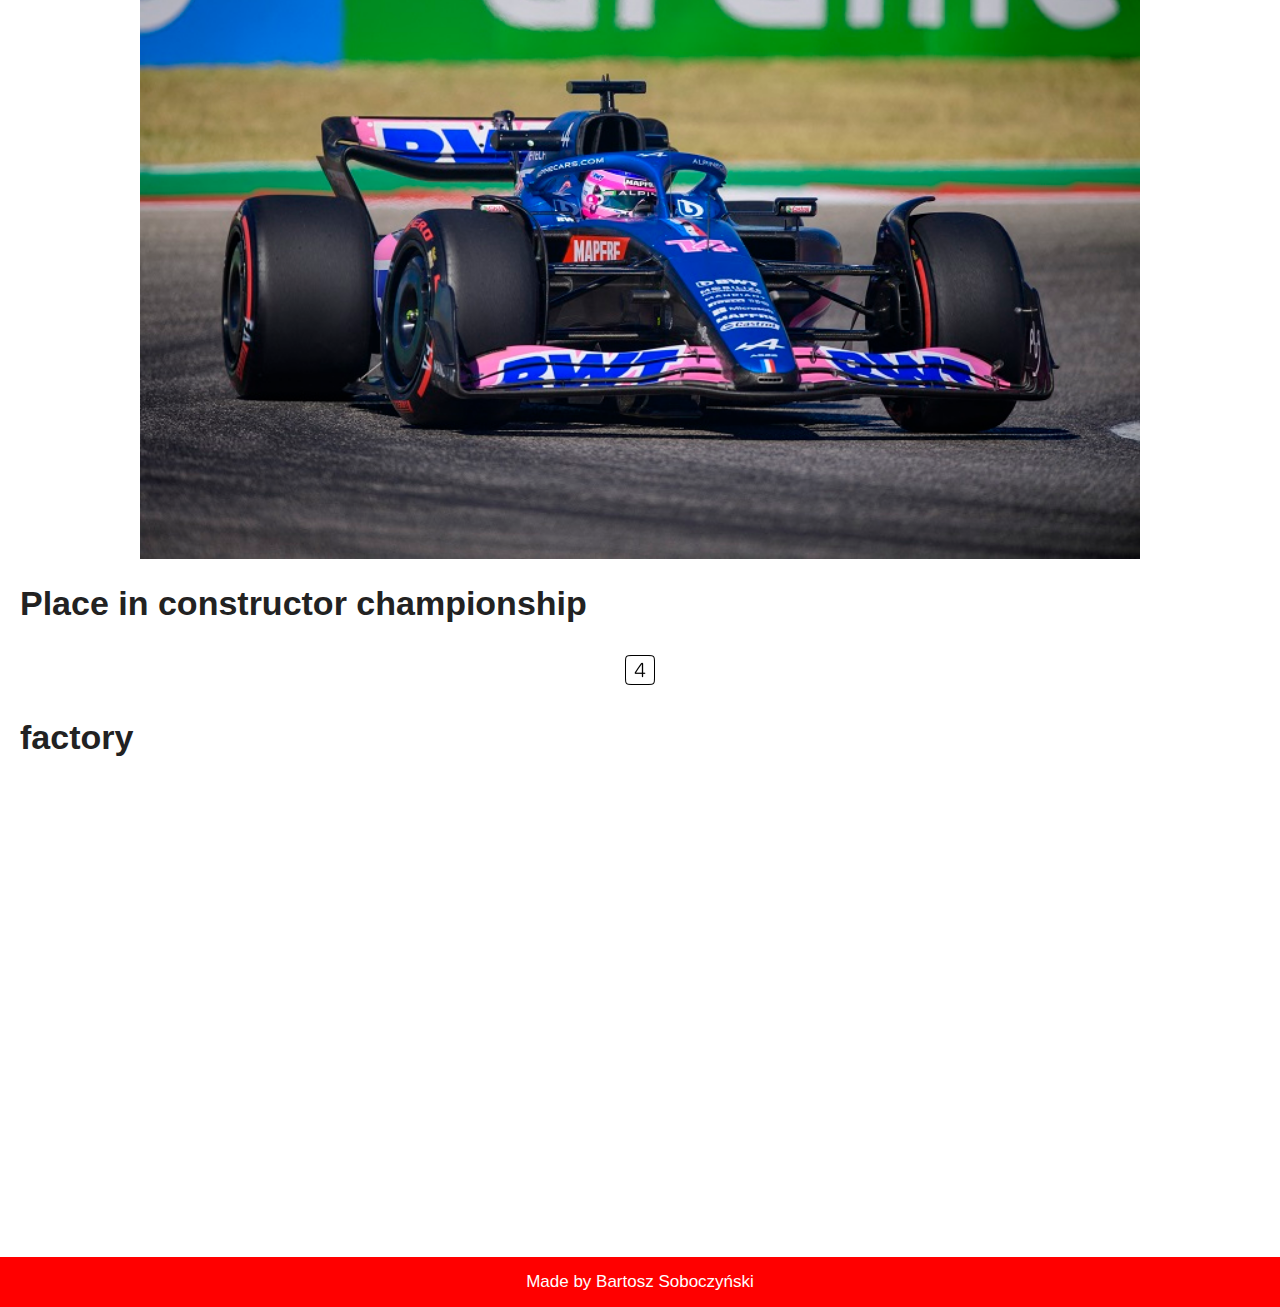
<file: alpine.html>
<!DOCTYPE html>
<html lang="en">
<head>
    <meta charset="UTF-8">
    <meta http-equiv="X-UA-Compatible" content="IE=edge">
    <meta name="viewport" content="width=device-width, initial-scale=1.0">
    <title>Alpine</title>
    <link rel="stylesheet" href="styl4.css">
    <link rel="icon" href="icona.png">
    <link rel="stylesheet" href="https://cdnjs.cloudflare.com/ajax/libs/font-awesome/4.7.0/css/font-awesome.min.css">
</head>
<body>
    <header>
    <div class="topnav" id="myTopnav">
        <a href="index.html" >Drivers</a>
        <div class="dropdown">
            <button class="dropbtn">Teams
              <i class="fa fa-caret-down"></i>
            </button>
            <div class="dropdown-content">
                <a href="redbull.html">Red Bull</a>
                <a href="ferrari.html">Ferrari</a>
                <a href="mercedes.html">Mercedes</a>
                <a href="alpine.html">Alpine</a>
                <a href="mclaren.html">McLaren</a>
                <a href="alfaromeo.html">Alfa Romeo</a>
                <a href="astonmartin.html">Aston martin</a>
                <a href="hass.html">Hass</a>
                <a href="alphatauri.html">Alpha tauri</a>
                <a href="williams.html">Williams</a>
              </div>
            </div>
        <a href="tracks.html">Tracks</a>
        <a href="author.html">About author</a>
        <a href="javascript:void(0);" class="icon" onclick="myFunction()">
          <i class="fa fa-bars"></i>
        </a>
      </div>
    </header>
    <div class="aboutteam">
      <h2 ><img src="Alpine_F1_Team_Logo.svg.png"></h2>
      <h1>History</h1>
        <div class="text">
          <h3>Alpine</h3>
          <h3>2021</h3>
          <p> A maiden F1 win for the Alpine name comes in Hungary courtesy of Esteban Ocon, aided by a staunch defence against a charging Lewis Hamilton from team mate Fernando Alonso, who also finishes on the podium in Qatar.<p>
        <h3>2020</h3>
        <p>Three podium finishes – the first since Renault’s works return – signal a significant step forward ahead of the team’s Alpine rebrand, and Fernando Alonso’s comeback, for 2021.</p>
        <h3>2019</h3>
        <p>Progress up the championship order is halted, ironically by new Renault customers McLaren, who demote them to fifth in the standings, despite Daniel Ricciardo securing their best result to date with P4 in Italy.</p>
          <h3>2018</h3>
          <p>Rise up the grid continues apace, as the team see off Haas to become ‘best of the rest’ behind the top three teams. Not quite podium contenders yet – fifth places in Azerbaijan and Germany are their best results – but their obvious potential lures Daniel Ricciardo away from Red Bull for 2019, replacing Carlos Sainz.</p>

          <h3>2017</h3>
          <p>Huge strides are made with the team’s first car designed around their own powerplant, resulting in a sevenfold increase in points scored and a four-place leap in the standings. Jolyon Palmer replaced as Nico Hulkenberg’s team mate mid-season, with Carlos Sainz joining to form one of the grid’s strongest driver line-ups.</p>
          <h3>2016</h3>
          <p>A tough year of transition, as the R.S.16 car - originally designed around a Mercedes engine - proves far from competitive in the hands of former McLaren racer Kevin Magnussen and former Lotus tester Jolyon Palmer. Score on just three occasions, with a best of seventh for Magnussen in Russia, and finish a lowly ninth in the final standings.</p>
          <h3>2015</h3>
          <p>Final season under Lotus name before Renault takeover. Form much improved over 2014, with the Mercedes-powered E23 accumulating 78 points in the hands of Grosjean and Maldonado, the former’s fine third in Belgium being the team’s best result.</p>
          <h3>2014</h3>
          <p>Plummet down the order to eighth overall as team struggle to make E22 and its hybrid Renault power unit reliable or competitive. Grosjean scores eight points and Maldonado just two, with the former's eighth places in Spain and Monaco their best results of the year.</p>
          <h3>2013</h3>
          <p>Burst out of the gates with Raikkonen winning in Australia in the quick and tyre-friendly E21. Car proves a good match for most circuits and conditions, helping Raikkonen and Grosjean to a further 13 podiums between them, taking team to a strong fourth place overall.</p>
          <h3>2012</h3>
          <p>Team name officially changes to Lotus from Renault (formerly Benetton, 1986-2001). F1 returnee Kimi Raikkonen and Romain Grosjean score several podiums over course of season and are consistently on leading pace, but team has to wait until Abu Dhabi for sole Raikkonen-inspired victory.</p>
            <sub><a href="https://www.formula1.com/en/teams/Alpine/Year_by_Year.html">source: https://www.formula1.com/en/teams/Alpine/Year_by_Year.html </a></sub>
        </div>
      <h1>Previous year car</h1>
        <div class="text"><img src="alpinecar.jpg"></div>
      <h1>Place in constructor championship</h1>
        <div class="text1"><img src="icons8-4-50.png"></div>
      <h1>factory</h1>
        <div class="text"><iframe src="https://www.google.com/maps/embed?pb=!1m18!1m12!1m3!1d8276.897949556173!2d-1.3924212327856764!3d51.9205187436482!2m3!1f0!2f0!3f0!3m2!1i1024!2i768!4f13.1!3m3!1m2!1s0x4876d0d059d3676f%3A0x60a2bda8383c05f4!2sAlpine%20Formula%20One%20Team!5e0!3m2!1spl!2spl!4v1669931097625!5m2!1spl!2spl"  allowfullscreen="" loading="lazy" referrerpolicy="no-referrer-when-downgrade"></iframe></div>
    
    </div>
    
    



    <footer>
        <div class="footer">
            <p>Made by Bartosz Soboczyński</p>
          </div>
      </footer>

      <script>
      function myFunction() {
        var x = document.getElementById("myTopnav");
        if (x.className === "topnav") {
          x.className += " responsive";
        } else {
          x.className = "topnav";
        }
      }
      </script>
</body>
</html>
</file>
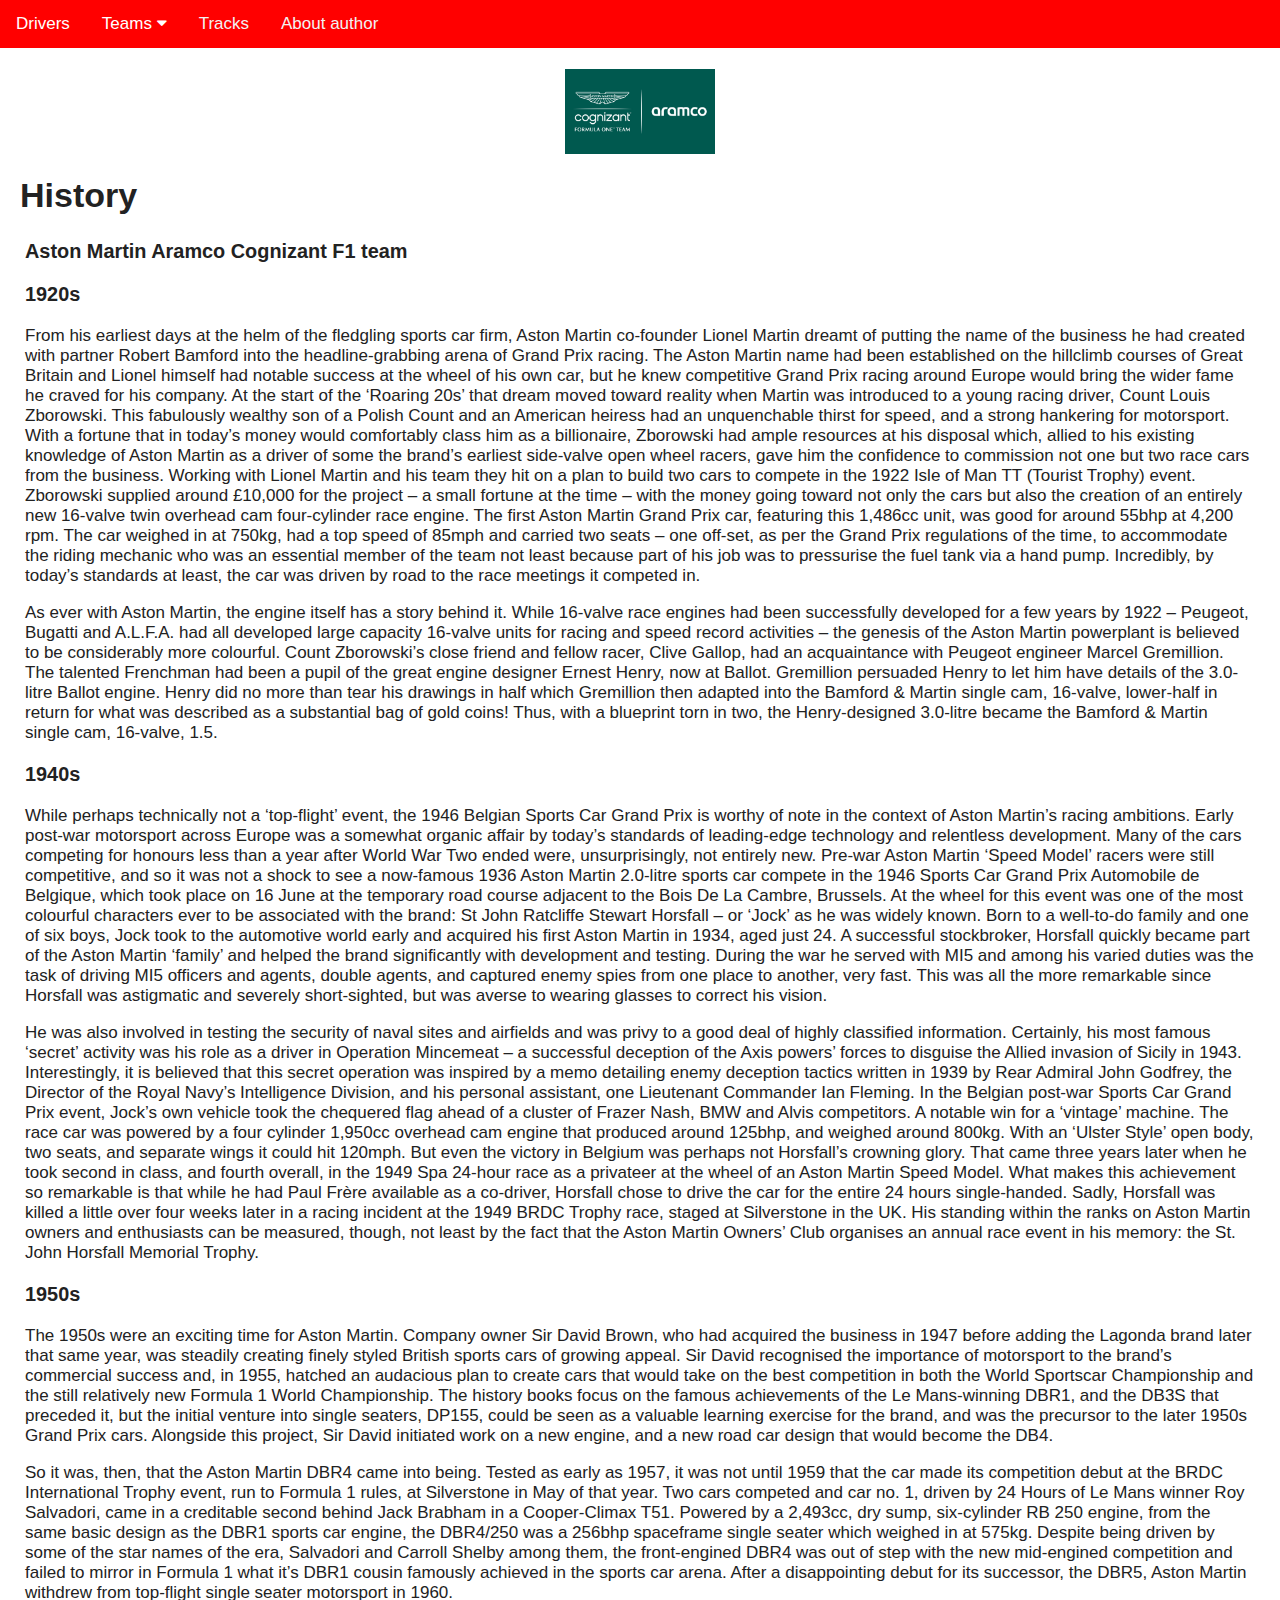
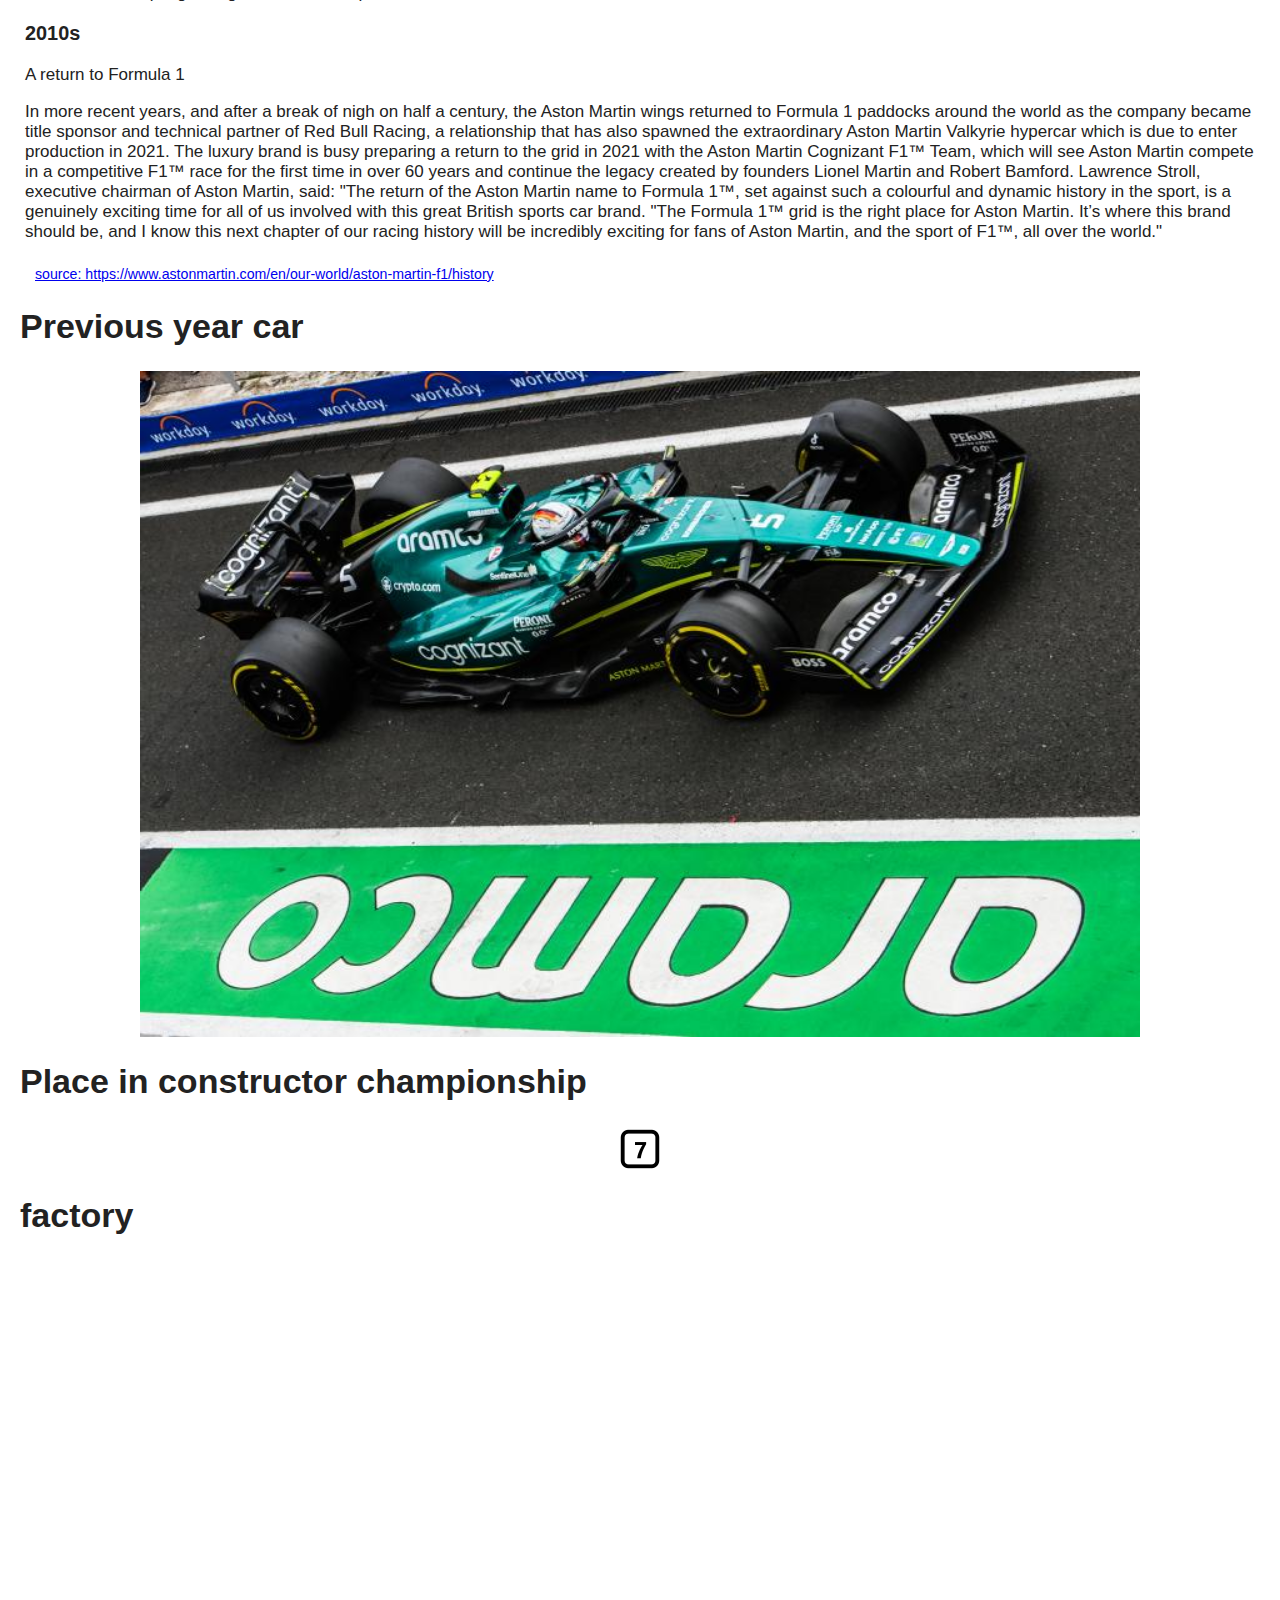
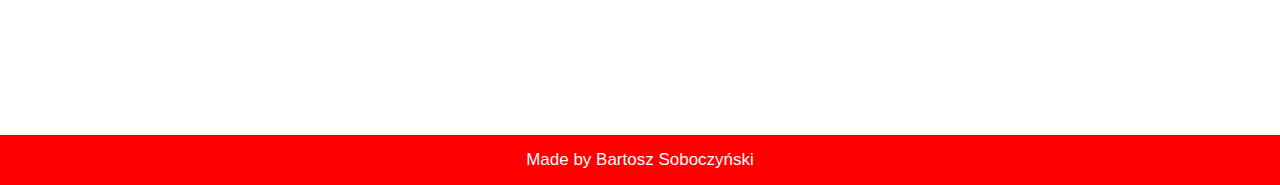
<file: astonmartin.html>
<!DOCTYPE html>
<html lang="en">
<head>
    <meta charset="UTF-8">
    <meta http-equiv="X-UA-Compatible" content="IE=edge">
    <meta name="viewport" content="width=device-width, initial-scale=1.0">
    <title>Aston Martin</title>
    <link rel="stylesheet" href="styl4.css">
    <link rel="icon" href="icona.png">
    <link rel="stylesheet" href="https://cdnjs.cloudflare.com/ajax/libs/font-awesome/4.7.0/css/font-awesome.min.css">
</head>
<body>
    <header>
    <div class="topnav" id="myTopnav">
        <a href="index.html" >Drivers</a>
        <div class="dropdown">
            <button class="dropbtn">Teams
              <i class="fa fa-caret-down"></i>
            </button>
            <div class="dropdown-content">
                <a href="redbull.html">Red Bull</a>
                <a href="ferrari.html">Ferrari</a>
                <a href="mercedes.html">Mercedes</a>
                <a href="alpine.html">Alpine</a>
                <a href="mclaren.html">McLaren</a>
                <a href="alfaromeo.html">Alfa Romeo</a>
                <a href="astonmartin.html">Aston martin</a>
                <a href="hass.html">Hass</a>
                <a href="alphatauri.html">Alpha tauri</a>
                <a href="williams.html">Williams</a>
              </div>
            </div>
        <a href="tracks.html">Tracks</a>
        <a href="author.html">About author</a>
        <a href="javascript:void(0);" class="icon" onclick="myFunction()">
          <i class="fa fa-bars"></i>
        </a>
      </div>
    </header>
    <div class="aboutteam">
      <h2 ><img src="Aston_Martin_Aramco_Cognizant_F1_Team.jpg"></h2>
      <h1>History</h1>
        <div class="text">
          <h3>Aston Martin Aramco Cognizant F1 team</h3>
          <h3>1920s</h3>
          <p>From his earliest days at the helm of the fledgling sports car firm, Aston Martin co-founder Lionel Martin dreamt of putting the name of the business he had created with partner Robert Bamford into the headline-grabbing arena of Grand Prix racing.

 

            The Aston Martin name had been established on the hillclimb courses of Great Britain and Lionel himself had notable success at the wheel of his own car, but he knew competitive Grand Prix racing around Europe would bring the wider fame he craved for his company.
            
             
            
            At the start of the ‘Roaring 20s’ that dream moved toward reality when Martin was introduced to a young racing driver, Count Louis Zborowski. This fabulously wealthy son of a Polish Count and an American heiress had an unquenchable thirst for speed, and a strong hankering for motorsport.
            
             
            
            With a fortune that in today’s money would comfortably class him as a billionaire, Zborowski had ample resources at his disposal which, allied to his existing knowledge of Aston Martin as a driver of some the brand’s earliest side-valve open wheel racers, gave him the confidence to commission not one but two race cars from the business.
            
             
            
            Working with Lionel Martin and his team they hit on a plan to build two cars to compete in the 1922 Isle of Man TT (Tourist Trophy) event. Zborowski supplied around £10,000 for the project – a small fortune at the time – with the money going toward not only the cars but also the creation of an entirely new 16-valve twin overhead cam four-cylinder race engine.
            
             
            
            The first Aston Martin Grand Prix car, featuring this 1,486cc unit, was good for around 55bhp at 4,200 rpm. The car weighed in at 750kg, had a top speed of 85mph and carried two seats – one off-set, as per the Grand Prix regulations of the time, to accommodate the riding mechanic who was an essential member of the team not least because part of his job was to pressurise the fuel tank via a hand pump.
            
             
            
            Incredibly, by today’s standards at least, the car was driven by road to the race meetings it competed in.</p>

          <p>As ever with Aston Martin, the engine itself has a story behind it. While 16-valve race engines had been successfully developed for a few years by 1922 – Peugeot, Bugatti and A.L.F.A. had all developed large capacity 16-valve units for racing and speed record activities – the genesis of the Aston Martin powerplant is believed to be considerably more colourful.

 

            Count Zborowski’s close friend and fellow racer, Clive Gallop, had an acquaintance with Peugeot engineer Marcel Gremillion. The talented Frenchman had been a pupil of the great engine designer Ernest Henry, now at Ballot.
            
             
            
            Gremillion persuaded Henry to let him have details of the 3.0-litre Ballot engine. Henry did no more than tear his drawings in half which Gremillion then adapted into the Bamford & Martin single cam, 16-valve, lower-half in return for what was described as a substantial bag of gold coins!
            
             
            
            Thus, with a blueprint torn in two, the Henry-designed 3.0-litre became the Bamford & Martin single cam, 16-valve, 1.5.</p>
            <h3>1940s</h3>
            <p>While perhaps technically not a ‘top-flight’ event, the 1946 Belgian Sports Car Grand Prix is worthy of note in the context of Aston Martin’s racing ambitions.

 

              Early post-war motorsport across Europe was a somewhat organic affair by today’s standards of leading-edge technology and relentless development. Many of the cars competing for honours less than a year after World War Two ended were, unsurprisingly, not entirely new.
              
               
              
              Pre-war Aston Martin ‘Speed Model’ racers were still competitive, and so it was not a shock to see a now-famous 1936 Aston Martin 2.0-litre sports car compete in the 1946 Sports Car Grand Prix Automobile de Belgique, which took place on 16 June at the temporary road course adjacent to the Bois De La Cambre, Brussels.
              
               
              
              At the wheel for this event was one of the most colourful characters ever to be associated with the brand: St John Ratcliffe Stewart Horsfall – or ‘Jock’ as he was widely known.
              
               
              
              Born to a well-to-do family and one of six boys, Jock took to the automotive world early and acquired his first Aston Martin in 1934, aged just 24. A successful stockbroker, Horsfall quickly became part of the Aston Martin ‘family’ and helped the brand significantly with development and testing.
              
               
              
              During the war he served with MI5 and among his varied duties was the task of driving MI5 officers and agents, double agents, and captured enemy spies from one place to another, very fast. This was all the more remarkable since Horsfall was astigmatic and severely short-sighted, but was averse to wearing glasses to correct his vision.</p>
              <p>He was also involved in testing the security of naval sites and airfields and was privy to a good deal of highly classified information. Certainly, his most famous ‘secret’ activity was his role as a driver in Operation Mincemeat – a successful deception of the Axis powers’ forces to disguise the Allied invasion of Sicily in 1943.

 

                Interestingly, it is believed that this secret operation was inspired by a memo detailing enemy deception tactics written in 1939 by Rear Admiral John Godfrey, the Director of the Royal Navy’s Intelligence Division, and his personal assistant, one Lieutenant Commander Ian Fleming.
                
                 
                
                In the Belgian post-war Sports Car Grand Prix event, Jock’s own vehicle took the chequered flag ahead of a cluster of Frazer Nash, BMW and Alvis competitors. A notable win for a ‘vintage’ machine.
                
                 
                
                The race car was powered by a four cylinder 1,950cc overhead cam engine that produced around 125bhp, and weighed around 800kg. With an ‘Ulster Style’ open body, two seats, and separate wings it could hit 120mph.
                
                 
                
                But even the victory in Belgium was perhaps not Horsfall’s crowning glory. That came three years later when he took second in class, and fourth overall, in the 1949 Spa 24-hour race as a privateer at the wheel of an Aston Martin Speed Model. What makes this achievement so remarkable is that while he had Paul Frère available as a co-driver, Horsfall chose to drive the car for the entire 24 hours single-handed.
                
                 
                
                Sadly, Horsfall was killed a little over four weeks later in a racing incident at the 1949 BRDC Trophy race, staged at Silverstone in the UK. His standing within the ranks on Aston Martin owners and enthusiasts can be measured, though, not least by the fact that the Aston Martin Owners’ Club organises an annual race event in his memory: the St. John Horsfall Memorial Trophy.</p>
                <h3>1950s</h3>
                <p>The 1950s were an exciting time for Aston Martin. Company owner Sir David Brown, who had acquired the business in 1947 before adding the Lagonda brand later that same year, was steadily creating finely styled British sports cars of growing appeal.

 

                  Sir David recognised the importance of motorsport to the brand’s commercial success and, in 1955, hatched an audacious plan to create cars that would take on the best competition in both the World Sportscar Championship and the still relatively new Formula 1 World Championship.
                  
                   
                  
                  The history books focus on the famous achievements of the Le Mans-winning DBR1, and the DB3S that preceded it, but the initial venture into single seaters, DP155, could be seen as a valuable learning exercise for the brand, and was the precursor to the later 1950s Grand Prix cars. Alongside this project, Sir David initiated work on a new engine, and a new road car design that would become the DB4.</p>
                  <p>So it was, then, that the Aston Martin DBR4 came into being. Tested as early as 1957, it was not until 1959 that the car made its competition debut at the BRDC International Trophy event, run to Formula 1 rules, at Silverstone in May of that year.

 

                    Two cars competed and car no. 1, driven by 24 Hours of Le Mans winner Roy Salvadori, came in a creditable second behind Jack Brabham in a Cooper-Climax T51. Powered by a 2,493cc, dry sump, six-cylinder RB 250 engine, from the same basic design as the DBR1 sports car engine, the DBR4/250 was a 256bhp spaceframe single seater which weighed in at 575kg.
                    
                     
                    
                    Despite being driven by some of the star names of the era, Salvadori and Carroll Shelby among them, the front-engined DBR4 was out of step with the new mid-engined competition and failed to mirror in Formula 1 what it’s DBR1 cousin famously achieved in the sports car arena. After a disappointing debut for its successor, the DBR5, Aston Martin withdrew from top-flight single seater motorsport in 1960.</p>
                    <h3>2010s</h3>
                    <p>A return to Formula 1</p>
                      <p>In more recent years, and after a break of nigh on half a century, the Aston Martin wings returned to Formula 1 paddocks around the world as the company became title sponsor and technical partner of Red Bull Racing, a relationship that has also spawned the extraordinary Aston Martin Valkyrie hypercar which is due to enter production in 2021.
                      
                       
                      
                      The luxury brand is busy preparing a return to the grid in 2021 with the Aston Martin Cognizant F1™ Team, which will see Aston Martin compete in a competitive F1™ race for the first time in over 60 years and continue the legacy created by founders Lionel Martin and Robert Bamford.
                      
                       
                      
                      Lawrence Stroll, executive chairman of Aston Martin, said: "The return of the Aston Martin name to Formula 1™, set against such a colourful and dynamic history in the sport, is a genuinely exciting time for all of us involved with this great British sports car brand.
                      
                       
                      
                      "The Formula 1™ grid is the right place for Aston Martin. It’s where this brand should be, and I know this next chapter of our racing history will be incredibly exciting for fans of Aston Martin, and the sport of F1™, all over the world."</p>
          <sub><a href="https://www.astonmartin.com/en/our-world/aston-martin-f1/history">source: https://www.astonmartin.com/en/our-world/aston-martin-f1/history</a></sub>
        </div>
      <h1>Previous year car</h1>
        <div class="text"><img src="v2_large_ff5a40265cabe12af5df0d39101fbded2b2eea06.jpg"></div>
      <h1>Place in constructor championship</h1>
        <div class="text1"><img src="icons8-7-50.png"></div>
      <h1>factory</h1>
        <div class="text"><iframe src="https://www.google.com/maps/embed?pb=!1m18!1m12!1m3!1d11664.907184153997!2d-1.0253431821631243!3d52.075275971394696!2m3!1f0!2f0!3f0!3m2!1i1024!2i768!4f13.1!3m3!1m2!1s0x48771c4326a99a09%3A0xa198b56c6ad35bff!2sAston%20Martin%20Formula%20One%20Team!5e0!3m2!1spl!2spl!4v1669998527004!5m2!1spl!2spl" allowfullscreen="" loading="lazy" referrerpolicy="no-referrer-when-downgrade"></iframe></div>
    
    </div>
    
    



    <footer>
        <div class="footer">
            <p>Made by Bartosz Soboczyński</p>
          </div>
      </footer>

      <script>
      function myFunction() {
        var x = document.getElementById("myTopnav");
        if (x.className === "topnav") {
          x.className += " responsive";
        } else {
          x.className = "topnav";
        }
      }
      </script>
</body>
</html>
</file>
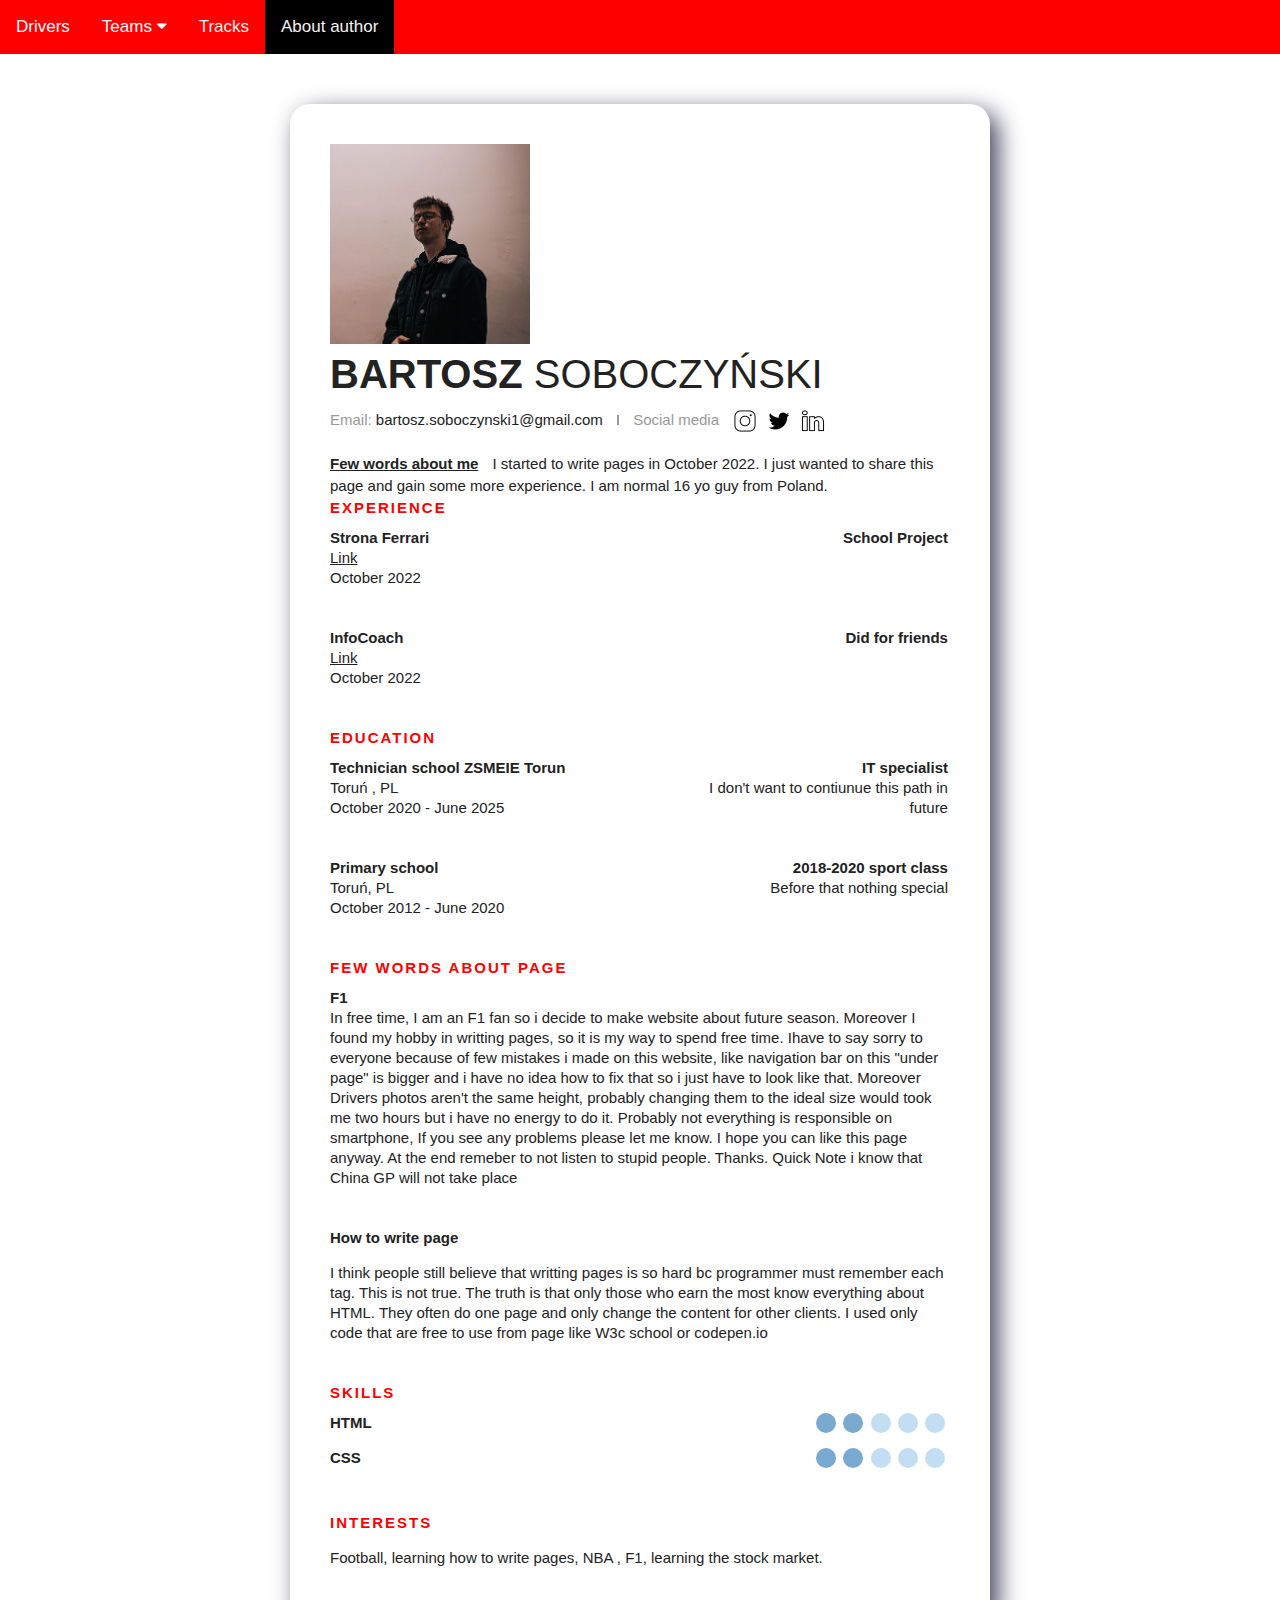
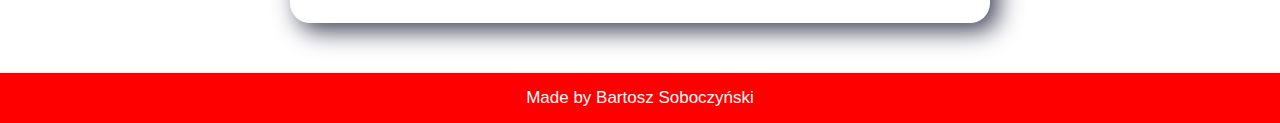
<file: author.html>
<!DOCTYPE html>
<html lang="en">
<head>
    <meta charset="UTF-8">
    <meta http-equiv="X-UA-Compatible" content="IE=edge">
    <meta name="viewport" content="width=device-width, initial-scale=1.0">
    <title>About author</title>
    <link rel="icon" href="icona.png">
    <link rel="stylesheet" href="styl3.css">
    <link rel="stylesheet" href="https://www.w3schools.com/w3css/4/w3.css">
    <link rel='stylesheet' href='https://fonts.googleapis.com/css?family=Roboto'>
    <link rel="stylesheet" href="https://cdnjs.cloudflare.com/ajax/libs/font-awesome/4.7.0/css/font-awesome.min.css">
</head>
<body>
    <header>
        <div class="topnav" id="myTopnav">
            <a href="index.html" >Drivers</a>
            <div class="dropdown">
                <button class="dropbtn">Teams
                  <i class="fa fa-caret-down"></i>
                </button>
                <div class="dropdown-content">
                  <a href="redbull.html">Red Bull</a>
                  <a href="ferrari.html">Ferrari</a>
                  <a href="mercedes.html">Mercedes</a>
                  <a href="alpine.html">Alpine</a>
                  <a href="mclaren.html">McLaren</a>
                  <a href="alfaromeo.html">Alfa Romeo</a>
                  <a href="astonmartin.html">Aston martin</a>
                  <a href="hass.html">Hass</a>
                  <a href="alphatauri.html">Alpha tauri</a>
                  <a href="williams.html">Williams</a>
                </div>
              </div> 
            <a href="tracks.html">Tracks</a>
            <a href="author.html" class="active">About author</a>
            <a href="javascript:void(0);" class="icon" onclick="myFunction()">
              <i class="fa fa-bars"></i>
            </a>
          </div>
      </header>
      <link href='https://fonts.googleapis.com/css?family=Lato:400,300,700' rel='stylesheet' type='text/css'>

<div class="container">
  <div class="header">
    <div class="full-name">
      <img src="me.jpg" width="200px"><br>
      <span class="first-name">Bartosz</span> 
      <span class="last-name">Soboczyński</span>
    </div>
    <div class="contact-info">
      <span class="email">Email:  </span>
      <span class="email-val">bartosz.soboczynski1@gmail.com</span>
      <span class="separator"></span>
      <span class="phone">Social media  </span>
      <span class="phone-val"><a target="_blank" href="https://www.instagram.com/pan_bart9sz/"><img src="icons8-instagram-24.png"><a target="_blank" href="https://twitter.com/Bartosz96926430"><img src="icons8-twitter-24.png"><a target="_blank" href="https://www.linkedin.com/in/bartosz-soboczy%C5%84ski-829543233/"><img src="icons8-linkedin-2-24.png"></span></a></a></a>
    </div>
    
    <div class="about">
      <span class="position">Few words about me </span>
      <span class="desc">
        I started to write pages in October 2022. I just wanted to share this page and gain some more experience. I am normal 16 yo guy from Poland. 
      </span>
    </div>
  </div>
   <div class="details">
    <div class="section">
      <div class="section__title">Experience</div>
      <div class="section__list">
        <div class="section__list-item">
          <div class="left">
            <div class="name">Strona Ferrari</div>
            <a href="http://stronaferrari.prv.pl/"><div class="addr">Link</div></a>
            <div class="duration">October 2022</div>
          </div>
          <div class="right">
            <div class="name">School Project</div>
          </div>
        </div>
                <div class="section__list-item">
          <div class="left">
            <div class="name">InfoCoach</div>
            <a target="_blank" href="https://infocoach.netlify.app/"><div class="addr">Link</div></a>
            <div class="duration">October 2022</div>
          </div>
          <div class="right">
            <div class="name">Did for friends</div>
          </div>
        </div>

      </div>
    </div>
    <div class="section">
      <div class="section__title">Education</div>
      <div class="section__list">
        <div class="section__list-item">
          <div class="left">
            <div class="name">Technician school ZSMEIE Torun</div>
            <div class="addr">Toruń , PL</div>
            <div class="duration">October 2020 - June 2025</div>
          </div>
          <div class="right">
            <div class="name">IT specialist</div>
            <div class="desc">I don't want to contiunue this path in future</div>
          </div>
        </div>
        <div class="section__list-item">
          <div class="left">
            <div class="name">Primary school</div>
            <div class="addr">Toruń, PL</div>
            <div class="duration">October 2012 - June 2020</div>
          </div>
          <div class="right">
            <div class="name">2018-2020 sport class</div>
            <div class="desc">Before that nothing special</div>
          </div>
        </div>

      </div>
      
  </div>
     <div class="section">
      <div class="section__title">Few words about page</div> 
       <div class="section__list">
         <div class="section__list-item">
           <div class="name">F1</div>
           <div class="text">In free time, I am an F1 fan so i decide to make website about future season. Moreover I found my hobby in writting pages, so it is my way to spend free time. Ihave to say sorry to everyone because of few mistakes i made on this website, like navigation bar on this "under page" is bigger and i have no idea how to fix that so i just have to look like that. Moreover Drivers photos aren't the same height, probably changing them to the ideal size would took me two hours but i have no energy to do it. Probably not everything is responsible on smartphone, If you see any problems please let me know. I hope you can like this page anyway. At the end remeber to not listen to stupid people. Thanks. Quick Note i know that China GP will not take place  </div>
         </div>
         
         <div class="section__list-item">
                    <div class="name">How to write page </div>
           <div class="text"><p>I think people still believe that writting pages is so hard bc programmer must remember each tag. This is not true. The truth is that only those who earn the most know everything about HTML. They often do one page and only change the content for other clients. I used only code that are free to use from page like W3c school or codepen.io</p>
           </div>
         </div>
       </div>
    </div>
     <div class="section">
       <div class="section__title">Skills</div>
       <div class="skills">
         <div class="skills__item">
           <div class="left"><div class="name">
             HTML
             </div></div>
           <div class="right">
                          <input  id="ck1" type="checkbox" checked/>

             <label for="ck1"></label>
                          <input id="ck2" type="checkbox" checked/>

              <label for="ck2"></label>
                         <input id="ck3" type="checkbox" />

              <label for="ck3"></label>
                           <input id="ck4" type="checkbox" />
            <label for="ck4"></label>
                          <input id="ck5" type="checkbox" />
              <label for="ck5"></label>

           </div>
         </div>
         
       </div>
       <div class="skills__item">
           <div class="left"><div class="name">
             CSS</div></div>
           <div class="right">
                          <input  id="ck1" type="checkbox" checked/>

             <label for="ck1"></label>
                          <input id="ck2" type="checkbox" checked/>

              <label for="ck2"></label>
                         <input id="ck3" type="checkbox" />

              <label for="ck3"></label>
                           <input id="ck4" type="checkbox" />
            <label for="ck4"></label>
                          <input id="ck5" type="checkbox" />
              <label for="ck5"></label>

           </div>
         </div>
         
       </div>
     <div class="section">
     <div class="section__title">
       Interests
       </div>
       <div class="section__list">
         <div class="section__list-item">
                <p>Football, learning how to write pages, NBA , F1, learning the stock market. </p>
          </div>
       </div>
     </div>
     </div>
  </div>
</div>
      







      </div>
        
          <footer>
            <div class="footer">
                <p>Made by Bartosz Soboczyński</p>
              </div>
          </footer>
    
          <script>
          function myFunction() {
            var x = document.getElementById("myTopnav");
            if (x.className === "topnav") {
              x.className += " responsive";
            } else {
              x.className = "topnav";
            }
          }
          </script>
</body>
</html>
</file>
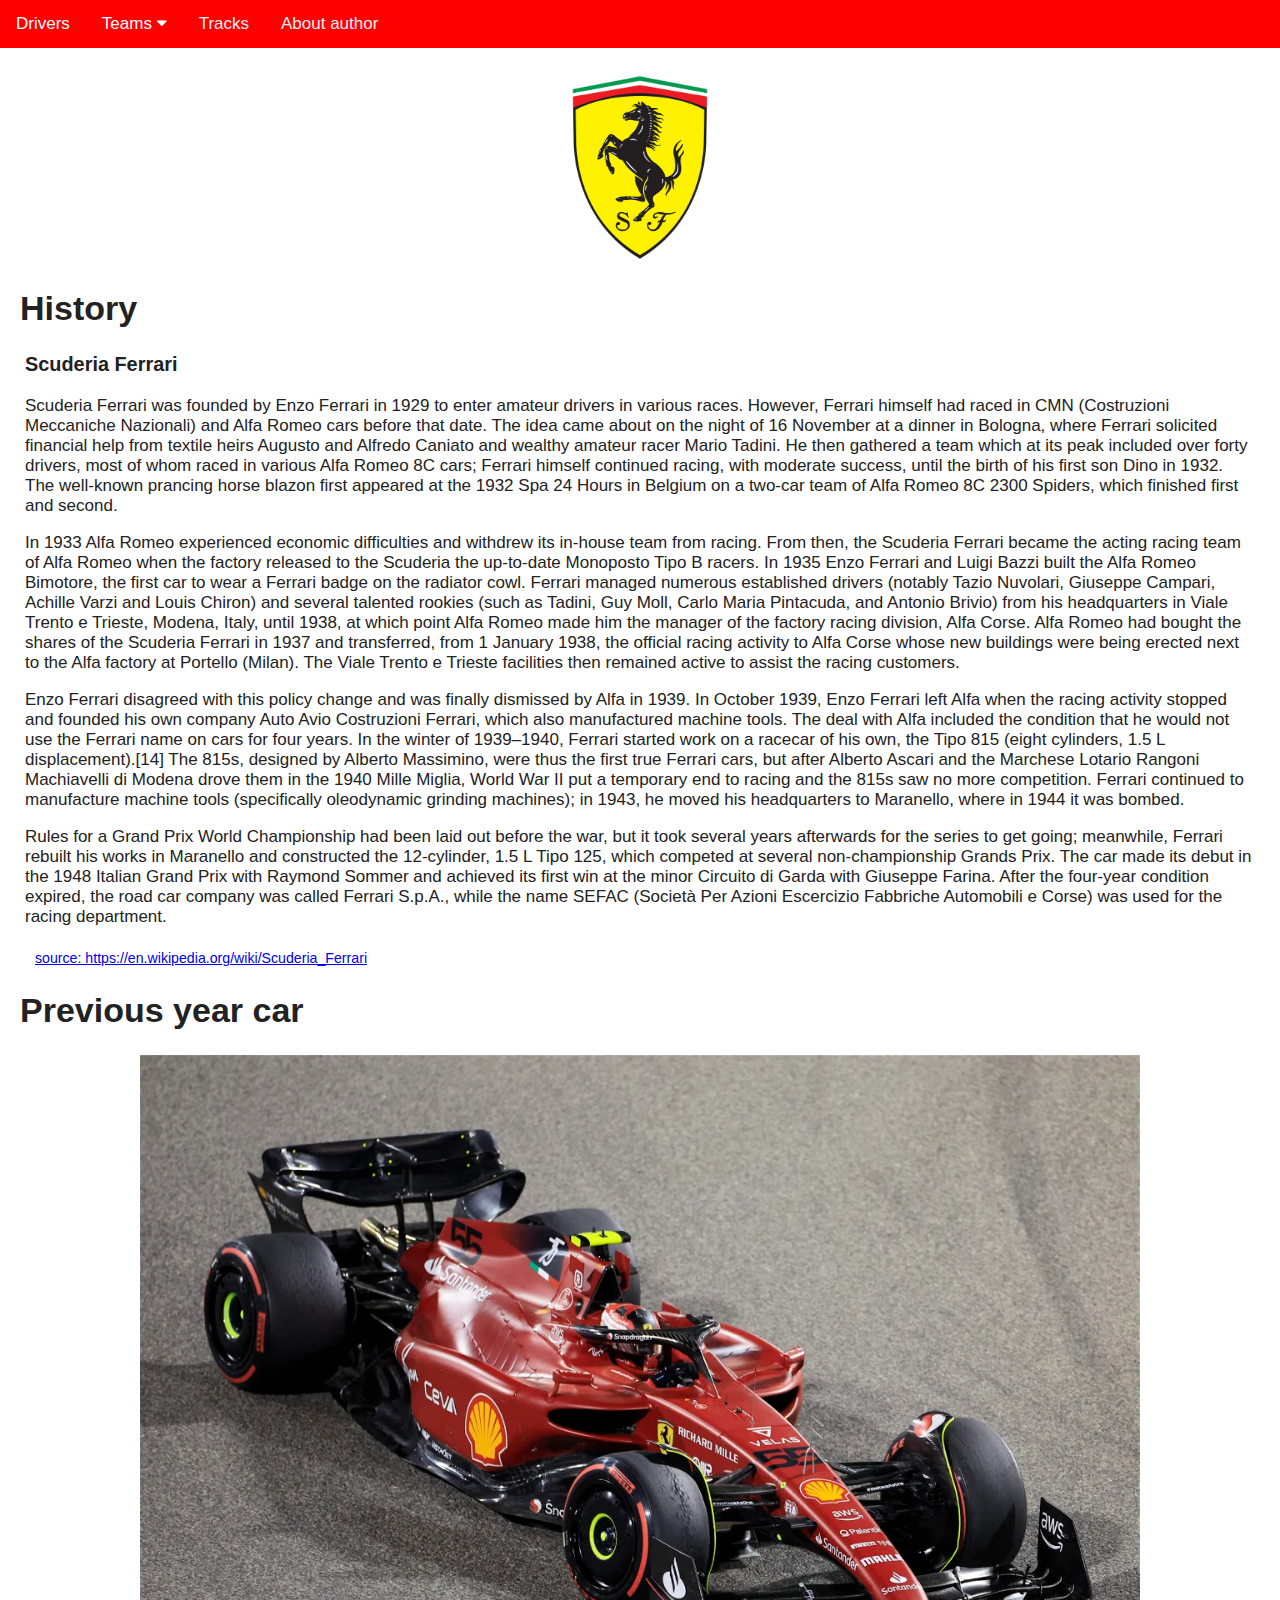
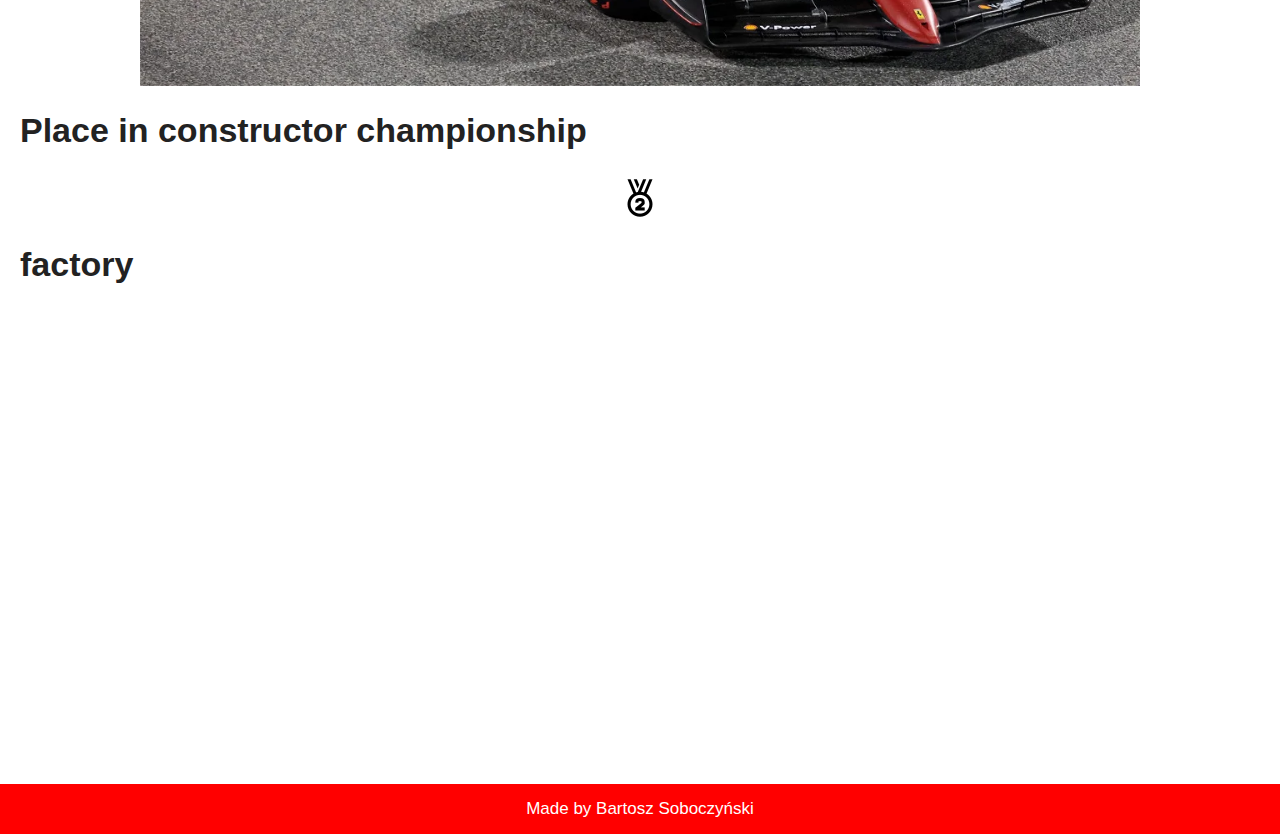
<file: ferrari.html>
<!DOCTYPE html>
<html lang="en">
<head>
    <meta charset="UTF-8">
    <meta http-equiv="X-UA-Compatible" content="IE=edge">
    <meta name="viewport" content="width=device-width, initial-scale=1.0">
    <title>Ferrari</title>
    <link rel="stylesheet" href="styl4.css">
    <link rel="icon" href="icona.png">
    <link rel="stylesheet" href="https://cdnjs.cloudflare.com/ajax/libs/font-awesome/4.7.0/css/font-awesome.min.css">
</head>
<body>
    <header>
    <div class="topnav" id="myTopnav">
        <a href="index.html" >Drivers</a>
        <div class="dropdown">
            <button class="dropbtn">Teams
              <i class="fa fa-caret-down"></i>
            </button>
            <div class="dropdown-content">
                <a href="redbull.html">Red Bull</a>
                <a href="ferrari.html">Ferrari</a>
                <a href="mercedes.html">Mercedes</a>
                <a href="alpine.html">Alpine</a>
                <a href="mclaren.html">McLaren</a>
                <a href="alfaromeo.html">Alfa Romeo</a>
                <a href="astonmartin.html">Aston martin</a>
                <a href="hass.html">Hass</a>
                <a href="alphatauri.html">Alpha tauri</a>
                <a href="williams.html">Williams</a>
            </div>
        </div>
        <a href="tracks.html">Tracks</a>
        <a href="author.html">About author</a>
        <a href="javascript:void(0);" class="icon" onclick="myFunction()">
          <i class="fa fa-bars"></i>
        </a>
      </div>
    </header>
    <div class="aboutteam">
      <h2 ><img src="scuderia-ferrari-logo-800x1050.png"></h2>
      <h1>History</h1>
        <div class="text">
          <h3>Scuderia Ferrari</h3>
          <p>Scuderia Ferrari was founded by Enzo Ferrari in 1929 to enter amateur drivers in various races. However, Ferrari himself had raced in CMN (Costruzioni Meccaniche Nazionali) and Alfa Romeo cars before that date. The idea came about on the night of 16 November at a dinner in Bologna, where Ferrari solicited financial help from textile heirs Augusto and Alfredo Caniato and wealthy amateur racer Mario Tadini. He then gathered a team which at its peak included over forty drivers, most of whom raced in various Alfa Romeo 8C cars; Ferrari himself continued racing, with moderate success, until the birth of his first son Dino in 1932. The well-known prancing horse blazon first appeared at the 1932 Spa 24 Hours in Belgium on a two-car team of Alfa Romeo 8C 2300 Spiders, which finished first and second.</p>

          <p>In 1933 Alfa Romeo experienced economic difficulties and withdrew its in-house team from racing. From then, the Scuderia Ferrari became the acting racing team of Alfa Romeo when the factory released to the Scuderia the up-to-date Monoposto Tipo B racers. In 1935 Enzo Ferrari and Luigi Bazzi built the Alfa Romeo Bimotore, the first car to wear a Ferrari badge on the radiator cowl. Ferrari managed numerous established drivers (notably Tazio Nuvolari, Giuseppe Campari, Achille Varzi and Louis Chiron) and several talented rookies (such as Tadini, Guy Moll, Carlo Maria Pintacuda, and Antonio Brivio) from his headquarters in Viale Trento e Trieste, Modena, Italy, until 1938, at which point Alfa Romeo made him the manager of the factory racing division, Alfa Corse. Alfa Romeo had bought the shares of the Scuderia Ferrari in 1937 and transferred, from 1 January 1938, the official racing activity to Alfa Corse whose new buildings were being erected next to the Alfa factory at Portello (Milan). The Viale Trento e Trieste facilities then remained active to assist the racing customers.</p>

          <p>Enzo Ferrari disagreed with this policy change and was finally dismissed by Alfa in 1939. In October 1939, Enzo Ferrari left Alfa when the racing activity stopped and founded his own company Auto Avio Costruzioni Ferrari, which also manufactured machine tools. The deal with Alfa included the condition that he would not use the Ferrari name on cars for four years.

          In the winter of 1939–1940, Ferrari started work on a racecar of his own, the Tipo 815 (eight cylinders, 1.5 L displacement).[14] The 815s, designed by Alberto Massimino, were thus the first true Ferrari cars, but after Alberto Ascari and the Marchese Lotario Rangoni Machiavelli di Modena drove them in the 1940 Mille Miglia, World War II put a temporary end to racing and the 815s saw no more competition. Ferrari continued to manufacture machine tools (specifically oleodynamic grinding machines); in 1943, he moved his headquarters to Maranello, where in 1944 it was bombed.</p>

          <p>Rules for a Grand Prix World Championship had been laid out before the war, but it took several years afterwards for the series to get going; meanwhile, Ferrari rebuilt his works in Maranello and constructed the 12-cylinder, 1.5 L Tipo 125, which competed at several non-championship Grands Prix. The car made its debut in the 1948 Italian Grand Prix with Raymond Sommer and achieved its first win at the minor Circuito di Garda with Giuseppe Farina.

          After the four-year condition expired, the road car company was called Ferrari S.p.A., while the name SEFAC (Società Per Azioni Escercizio Fabbriche Automobili e Corse) was used for the racing department.</p>
          <sub><a href="https://en.wikipedia.org/wiki/Scuderia_Ferrari">source: https://en.wikipedia.org/wiki/Scuderia_Ferrari</a></sub>
        </div>
      <h1>Previous year car</h1>
        <div class="text"><img src="ferraricar.webp"></div>
      <h1>Place in constructor championship</h1>
        <div class="text1"><img src="icons8-medal-second-place-50.png"></div>
      <h1>factory</h1>
        <div class="text"><iframe src="https://www.google.com/maps/embed?pb=!1m18!1m12!1m3!1d9566.657433867624!2d10.868907605257204!3d44.53185938392964!2m3!1f0!2f0!3f0!3m2!1i1024!2i768!4f13.1!3m3!1m2!1s0x477fe3e090f56773%3A0xa5cf103cc499a094!2sFerrari!5e0!3m2!1spl!2spl!4v1669814780364!5m2!1spl!2spl" allowfullscreen="" loading="lazy" referrerpolicy="no-referrer-when-downgrade"></iframe></div>
    
    </div>
    
    



    <footer>
        <div class="footer">
            <p>Made by Bartosz Soboczyński</p>
          </div>
      </footer>

      <script>
      function myFunction() {
        var x = document.getElementById("myTopnav");
        if (x.className === "topnav") {
          x.className += " responsive";
        } else {
          x.className = "topnav";
        }
      }
      </script>
</body>
</html>
</file>
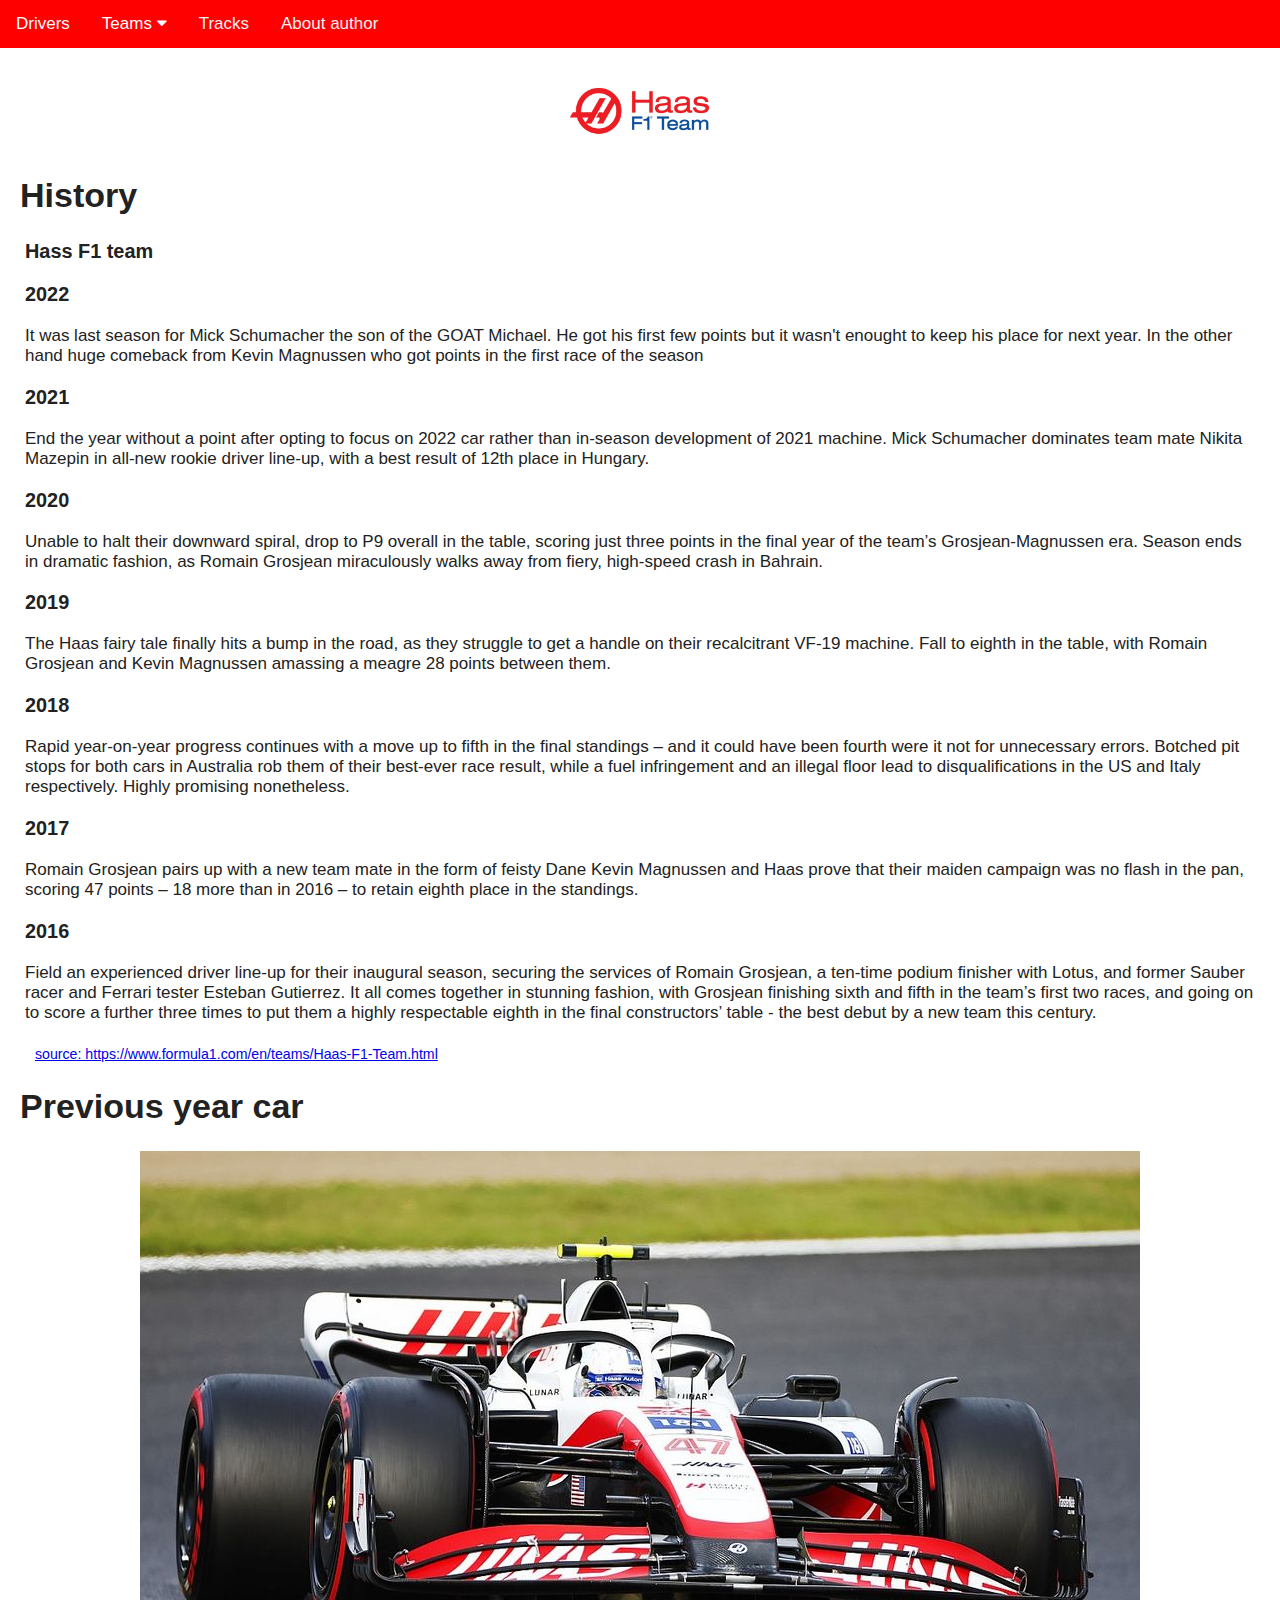
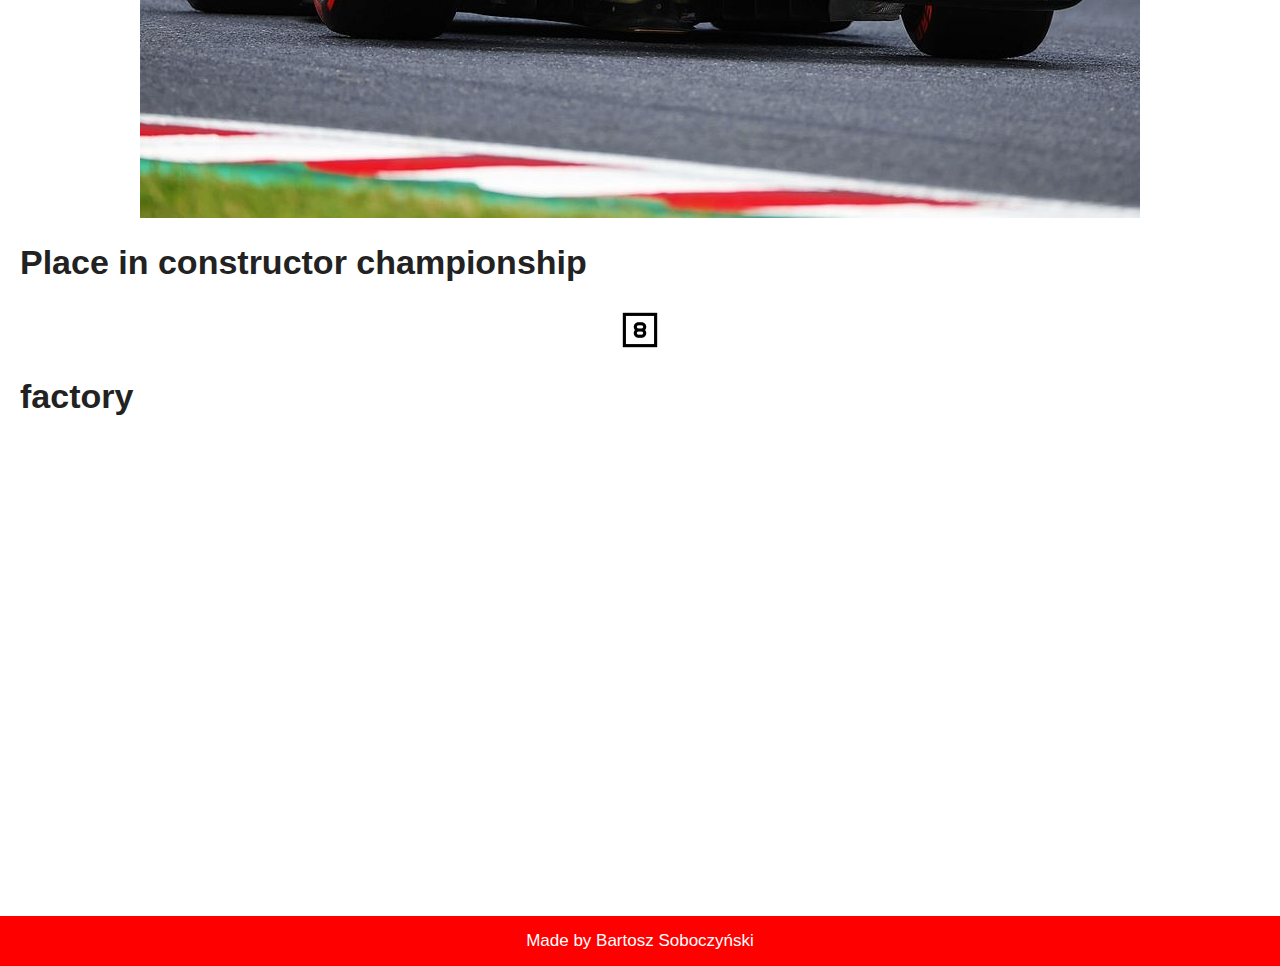
<file: hass.html>
<!DOCTYPE html>
<html lang="en">
<head>
    <meta charset="UTF-8">
    <meta http-equiv="X-UA-Compatible" content="IE=edge">
    <meta name="viewport" content="width=device-width, initial-scale=1.0">
    <title>Hass</title>
    <link rel="stylesheet" href="styl4.css">
    <link rel="icon" href="icona.png">
    <link rel="stylesheet" href="https://cdnjs.cloudflare.com/ajax/libs/font-awesome/4.7.0/css/font-awesome.min.css">
</head>
<body>
    <header>
    <div class="topnav" id="myTopnav">
        <a href="index.html" >Drivers</a>
        <div class="dropdown">
            <button class="dropbtn">Teams
              <i class="fa fa-caret-down"></i>
            </button>
            <div class="dropdown-content">
                <a href="redbull.html">Red Bull</a>
                <a href="ferrari.html">Ferrari</a>
                <a href="mercedes.html">Mercedes</a>
                <a href="alpine.html">Alpine</a>
                <a href="mclaren.html">McLaren</a>
                <a href="alfaromeo.html">Alfa Romeo</a>
                <a href="astonmartin.html">Aston martin</a>
                <a href="hass.html">Hass</a>
                <a href="alphatauri.html">Alpha tauri</a>
                <a href="williams.html">Williams</a>
              </div> 
            </div>
        <a href="tracks.html">Tracks</a>
        <a href="author.html">About author</a>
        <a href="javascript:void(0);" class="icon" onclick="myFunction()">
          <i class="fa fa-bars"></i>
        </a>
      </div>
    </header>
    <div class="aboutteam">
      <h2 ><img src="hasslogo.jpg"></h2>
      <h1>History</h1>
        <div class="text">
          <h3>Hass F1 team</h3>
          <h3>2022</h3>
          <p>It was last season for Mick Schumacher the son of the GOAT Michael. He got his first few points but it wasn't enought to keep his place for next year. In the other hand huge comeback from Kevin Magnussen who got points in the first race of the season</p>
          <h3>2021</h3>
          <p>End the year without a point after opting to focus on 2022 car rather than in-season development of 2021 machine. Mick Schumacher dominates team mate Nikita Mazepin in all-new rookie driver line-up, with a best result of 12th place in Hungary.</p>
          <h3>2020</h3>

          <p>Unable to halt their downward spiral, drop to P9 overall in the table, scoring just three points in the final year of the team’s Grosjean-Magnussen era. Season ends in dramatic fashion, as Romain Grosjean miraculously walks away from fiery, high-speed crash in Bahrain.</p>
          <h3>2019</h3>

          <p>The Haas fairy tale finally hits a bump in the road, as they struggle to get a handle on their recalcitrant VF-19 machine. Fall to eighth in the table, with Romain Grosjean and Kevin Magnussen amassing a meagre 28 points between them.</p>
          <h3>2018</h3>

          <p>Rapid year-on-year progress continues with a move up to fifth in the final standings – and it could have been fourth were it not for unnecessary errors. Botched pit stops for both cars in Australia rob them of their best-ever race result, while a fuel infringement and an illegal floor lead to disqualifications in the US and Italy respectively. Highly promising nonetheless.</p>
          <h3>2017</h3>
          <p>Romain Grosjean pairs up with a new team mate in the form of feisty Dane Kevin Magnussen and Haas prove that their maiden campaign was no flash in the pan, scoring 47 points – 18 more than in 2016 – to retain eighth place in the standings.</p>
          <h3>2016</h3>
          <p>Field an experienced driver line-up for their inaugural season, securing the services of Romain Grosjean, a ten-time podium finisher with Lotus, and former Sauber racer and Ferrari tester Esteban Gutierrez. It all comes together in stunning fashion, with Grosjean finishing sixth and fifth in the team’s first two races, and going on to score a further three times to put them a highly respectable eighth in the final constructors’ table - the best debut by a new team this century.</p>

          <sub><a href="https://www.formula1.com/en/teams/Haas-F1-Team.html">source: https://www.formula1.com/en/teams/Haas-F1-Team.html</a></sub>
        </div>
      <h1>Previous year car</h1>
        <div class="text"><img src="hasscar2022.jpg"></div>
      <h1>Place in constructor championship</h1>
        <div class="text1"><img src="icons8-8-50.png"></div>
      <h1>factory</h1>
        <div class="text"><iframe src="https://www.google.com/maps/embed?pb=!1m18!1m12!1m3!1d19622.480381296562!2d-1.3184666502053655!3d52.06498231207719!2m3!1f0!2f0!3f0!3m2!1i1024!2i768!4f13.1!3m3!1m2!1s0x48772656c4c995e9%3A0xff6917cc0d322ebf!2sHaas%20F1%20Team!5e0!3m2!1spl!2spl!4v1669999004433!5m2!1spl!2spl"  allowfullscreen="" loading="lazy" referrerpolicy="no-referrer-when-downgrade"></iframe></div>
    
    </div>
    
    



    <footer>
        <div class="footer">
            <p>Made by Bartosz Soboczyński</p>
          </div>
      </footer>

      <script>
      function myFunction() {
        var x = document.getElementById("myTopnav");
        if (x.className === "topnav") {
          x.className += " responsive";
        } else {
          x.className = "topnav";
        }
      }
      </script>
</body>
</html>
</file>
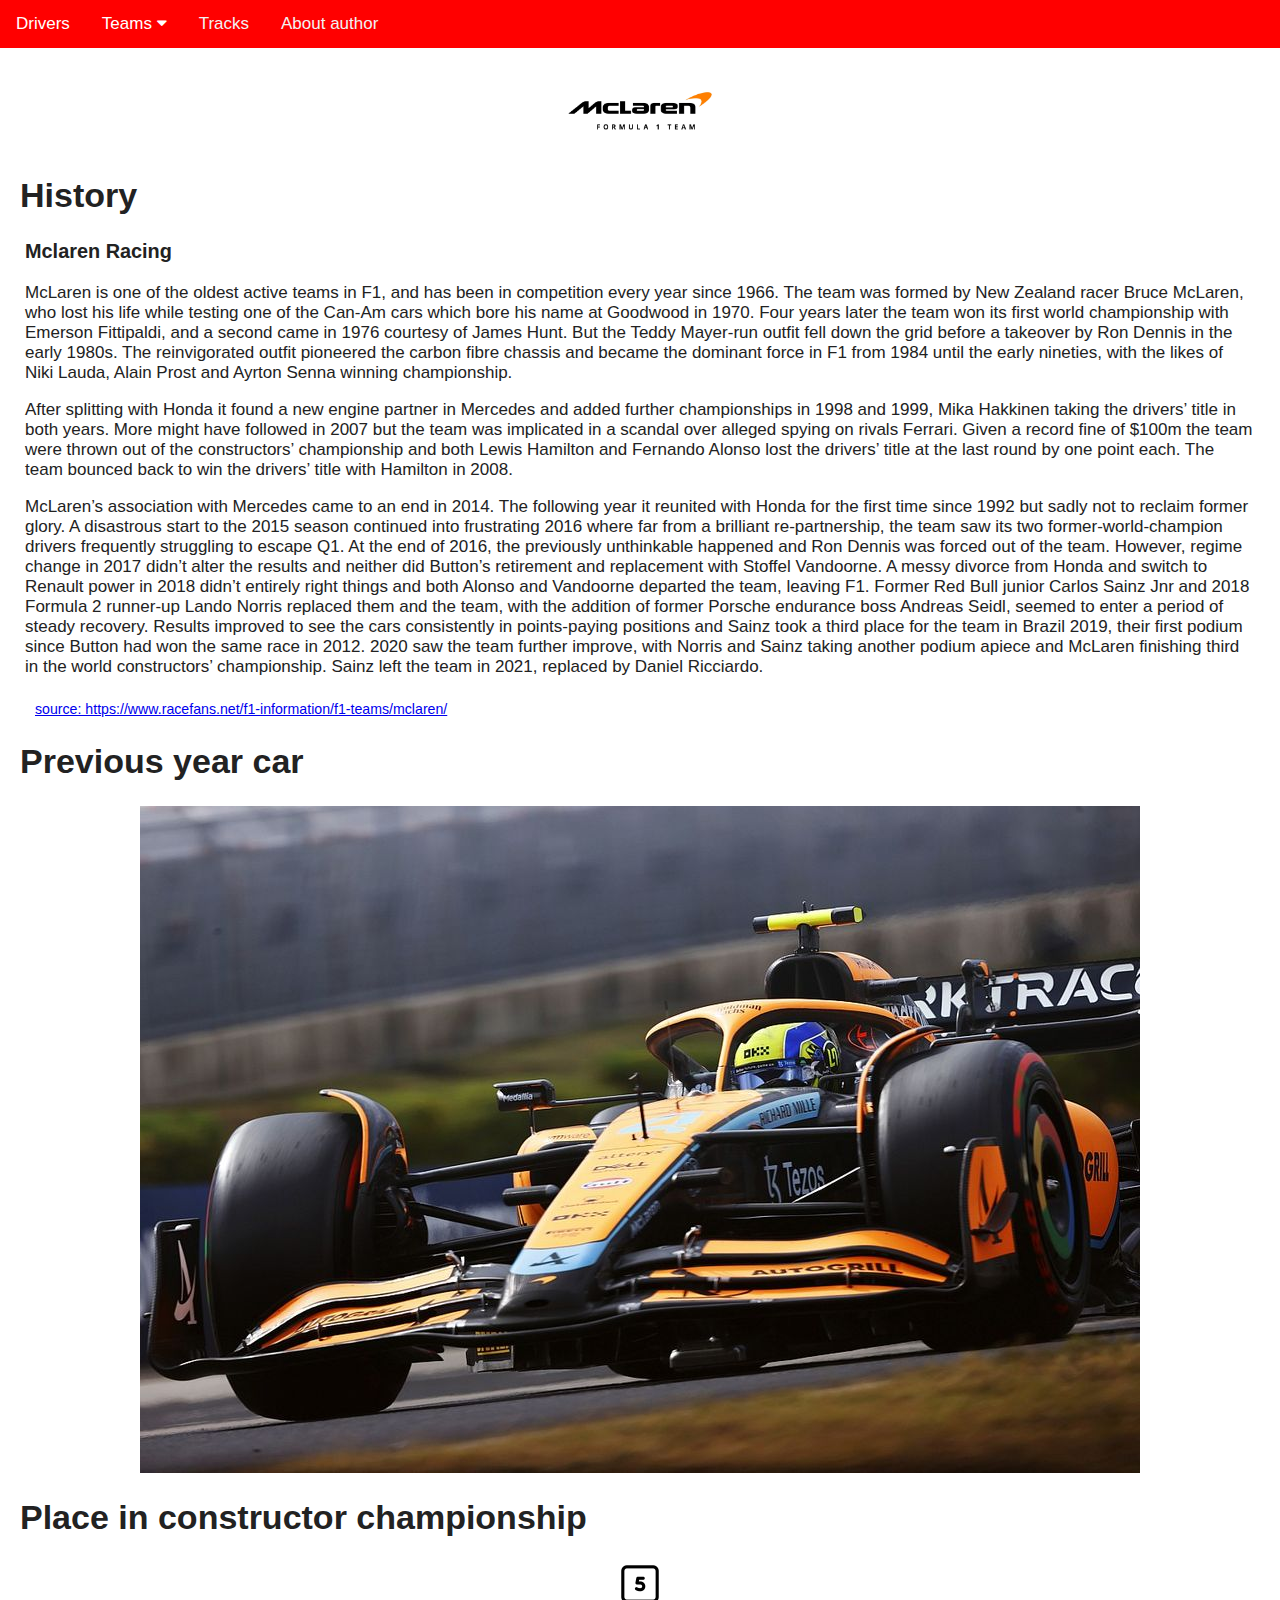
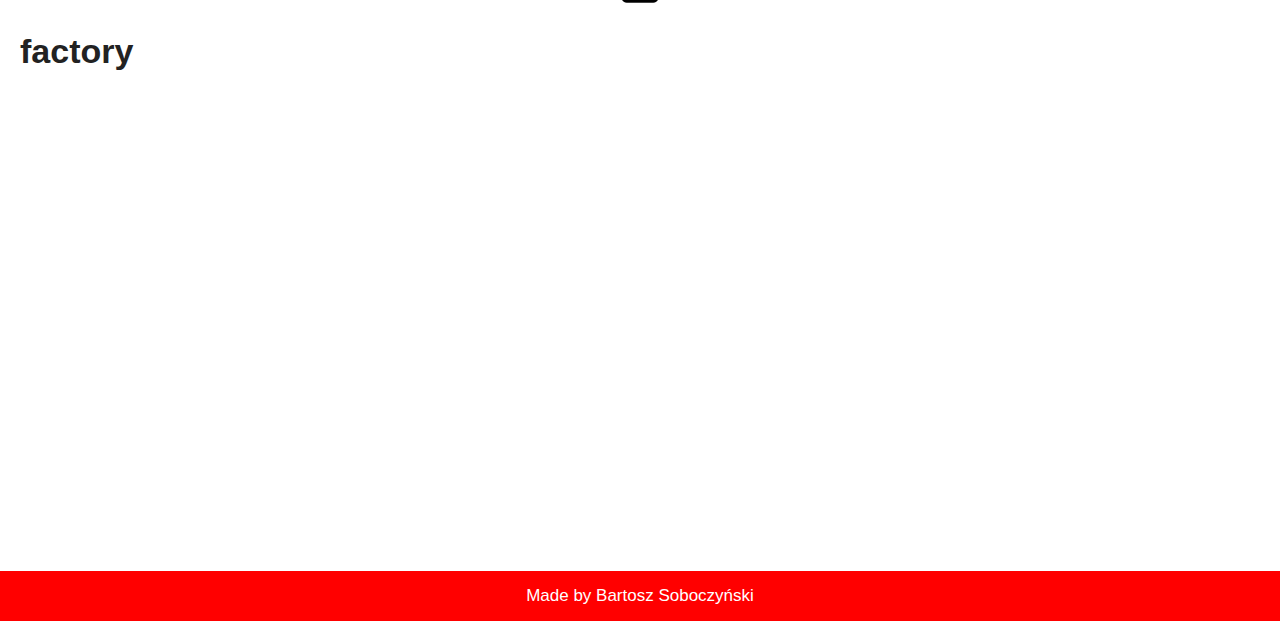
<file: mclaren.html>
<!DOCTYPE html>
<html lang="en">
<head>
    <meta charset="UTF-8">
    <meta http-equiv="X-UA-Compatible" content="IE=edge">
    <meta name="viewport" content="width=device-width, initial-scale=1.0">
    <title>McLaren</title>
    <link rel="stylesheet" href="styl4.css">
    <link rel="icon" href="icona.png">
    <link rel="stylesheet" href="https://cdnjs.cloudflare.com/ajax/libs/font-awesome/4.7.0/css/font-awesome.min.css">
</head>
<body>
    <header>
    <div class="topnav" id="myTopnav">
        <a href="index.html" >Drivers</a>
        <div class="dropdown">
            <button class="dropbtn">Teams
              <i class="fa fa-caret-down"></i>
            </button>
            <div class="dropdown-content">
                <a href="redbull.html">Red Bull</a>
                <a href="ferrari.html">Ferrari</a>
                <a href="mercedes.html">Mercedes</a>
                <a href="alpine.html">Alpine</a>
                <a href="mclaren.html">McLaren</a>
                <a href="alfaromeo.html">Alfa Romeo</a>
                <a href="astonmartin.html">Aston martin</a>
                <a href="hass.html">Hass</a>
                <a href="alphatauri.html">Alpha tauri</a>
                <a href="williams.html">Williams</a>
              </div>
            </div>
        <a href="tracks.html">Tracks</a>
        <a href="author.html">About author</a>
        <a href="javascript:void(0);" class="icon" onclick="myFunction()">
          <i class="fa fa-bars"></i>
        </a>
      </div>
    </header>
    <div class="aboutteam">
      <h2 ><img src="mclarenlogo.jpg"></h2>
      <h1>History</h1>
        <div class="text">
          <h3>Mclaren Racing</h3>
          <p>McLaren is one of the oldest active teams in F1, and has been in competition every year since 1966. The team was formed by New Zealand racer Bruce McLaren, who lost his life while testing one of the Can-Am cars which bore his name at Goodwood in 1970.

            Four years later the team won its first world championship with Emerson Fittipaldi, and a second came in 1976 courtesy of James Hunt.
            
            But the Teddy Mayer-run outfit fell down the grid before a takeover by Ron Dennis in the early 1980s. The reinvigorated outfit pioneered the carbon fibre chassis and became the dominant force in F1 from 1984 until the early nineties, with the likes of Niki Lauda, Alain Prost and Ayrton Senna winning championship.</p>
            
            <p>After splitting with Honda it found a new engine partner in Mercedes and added further championships in 1998 and 1999, Mika Hakkinen taking the drivers’ title in both years.
            
            More might have followed in 2007 but the team was implicated in a scandal over alleged spying on rivals Ferrari. Given a record fine of $100m the team were thrown out of the constructors’ championship and both Lewis Hamilton and Fernando Alonso lost the drivers’ title at the last round by one point each. The team bounced back to win the drivers’ title with Hamilton in 2008.</p>
            <p>McLaren’s association with Mercedes came to an end in 2014. The following year it reunited with Honda for the first time since 1992 but sadly not to reclaim former glory. A disastrous start to the 2015 season continued into frustrating 2016 where far from a brilliant re-partnership, the team saw its two former-world-champion drivers frequently struggling to escape Q1.
              At the end of 2016, the previously unthinkable happened and Ron Dennis was forced out of the team. However, regime change in 2017 didn’t alter the results and neither did Button’s retirement and replacement with Stoffel Vandoorne. A messy divorce from Honda and switch to Renault power in 2018 didn’t entirely right things and both Alonso and Vandoorne departed the team, leaving F1.
              
              Former Red Bull junior Carlos Sainz Jnr and 2018 Formula 2 runner-up Lando Norris replaced them and the team, with the addition of former Porsche endurance boss Andreas Seidl, seemed to enter a period of steady recovery. Results improved to see the cars consistently in points-paying positions and Sainz took a third place for the team in Brazil 2019, their first podium since Button had won the same race in 2012.
              
              2020 saw the team further improve, with Norris and Sainz taking another podium apiece and McLaren finishing third in the world constructors’ championship. Sainz left the team in 2021, replaced by Daniel Ricciardo.</p>

          <sub><a href="https://www.racefans.net/f1-information/f1-teams/mclaren/">source: https://www.racefans.net/f1-information/f1-teams/mclaren/</a></sub>
        </div>
      <h1>Previous year car</h1>
        <div class="text"><img src="lando-norris-mclaren-mcl36-1.jpg"></div>
      <h1>Place in constructor championship</h1>
        <div class="text1"><img src="icons8-5-key-50.png"></div>
      <h1>factory</h1>
        <div class="text"><iframe src="https://www.google.com/maps/embed?pb=!1m18!1m12!1m3!1d8382.479345944303!2d-0.5502097471986347!3d51.34559327435835!2m3!1f0!2f0!3f0!3m2!1i1024!2i768!4f13.1!3m3!1m2!1s0x487677e28048e827%3A0xcb860bf3af5f1787!2sMcLaren%20Technology%20Centre%2C%20Woking%20GU21%204YH%2C%20Wielka%20Brytania!5e0!3m2!1spl!2spl!4v1669931530894!5m2!1spl!2spl"  allowfullscreen="" loading="lazy" referrerpolicy="no-referrer-when-downgrade"></iframe></div>
    
    </div>

    <footer>
        <div class="footer">
            <p>Made by Bartosz Soboczyński</p>
          </div>
      </footer>

      <script>
      function myFunction() {
        var x = document.getElementById("myTopnav");
        if (x.className === "topnav") {
          x.className += " responsive";
        } else {
          x.className = "topnav";
        }
      }
      </script>
</body>
</html>
</file>
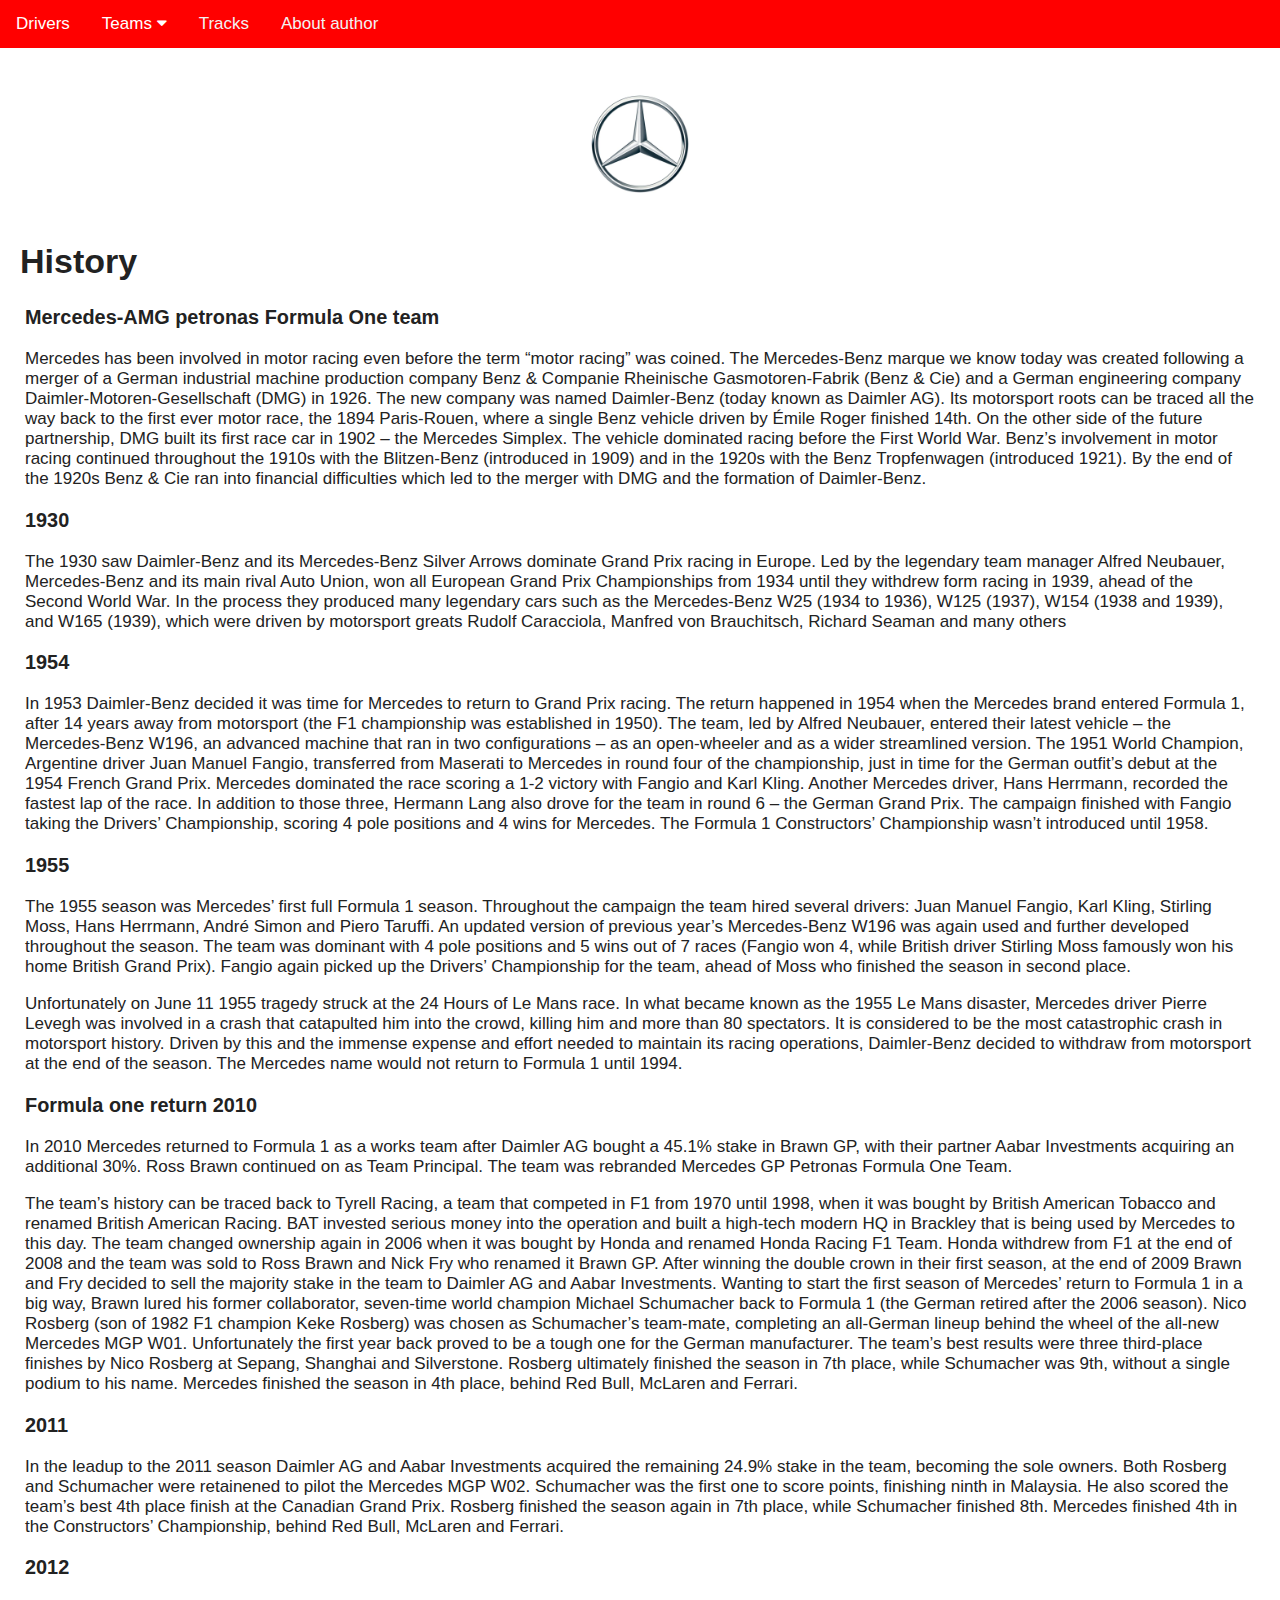
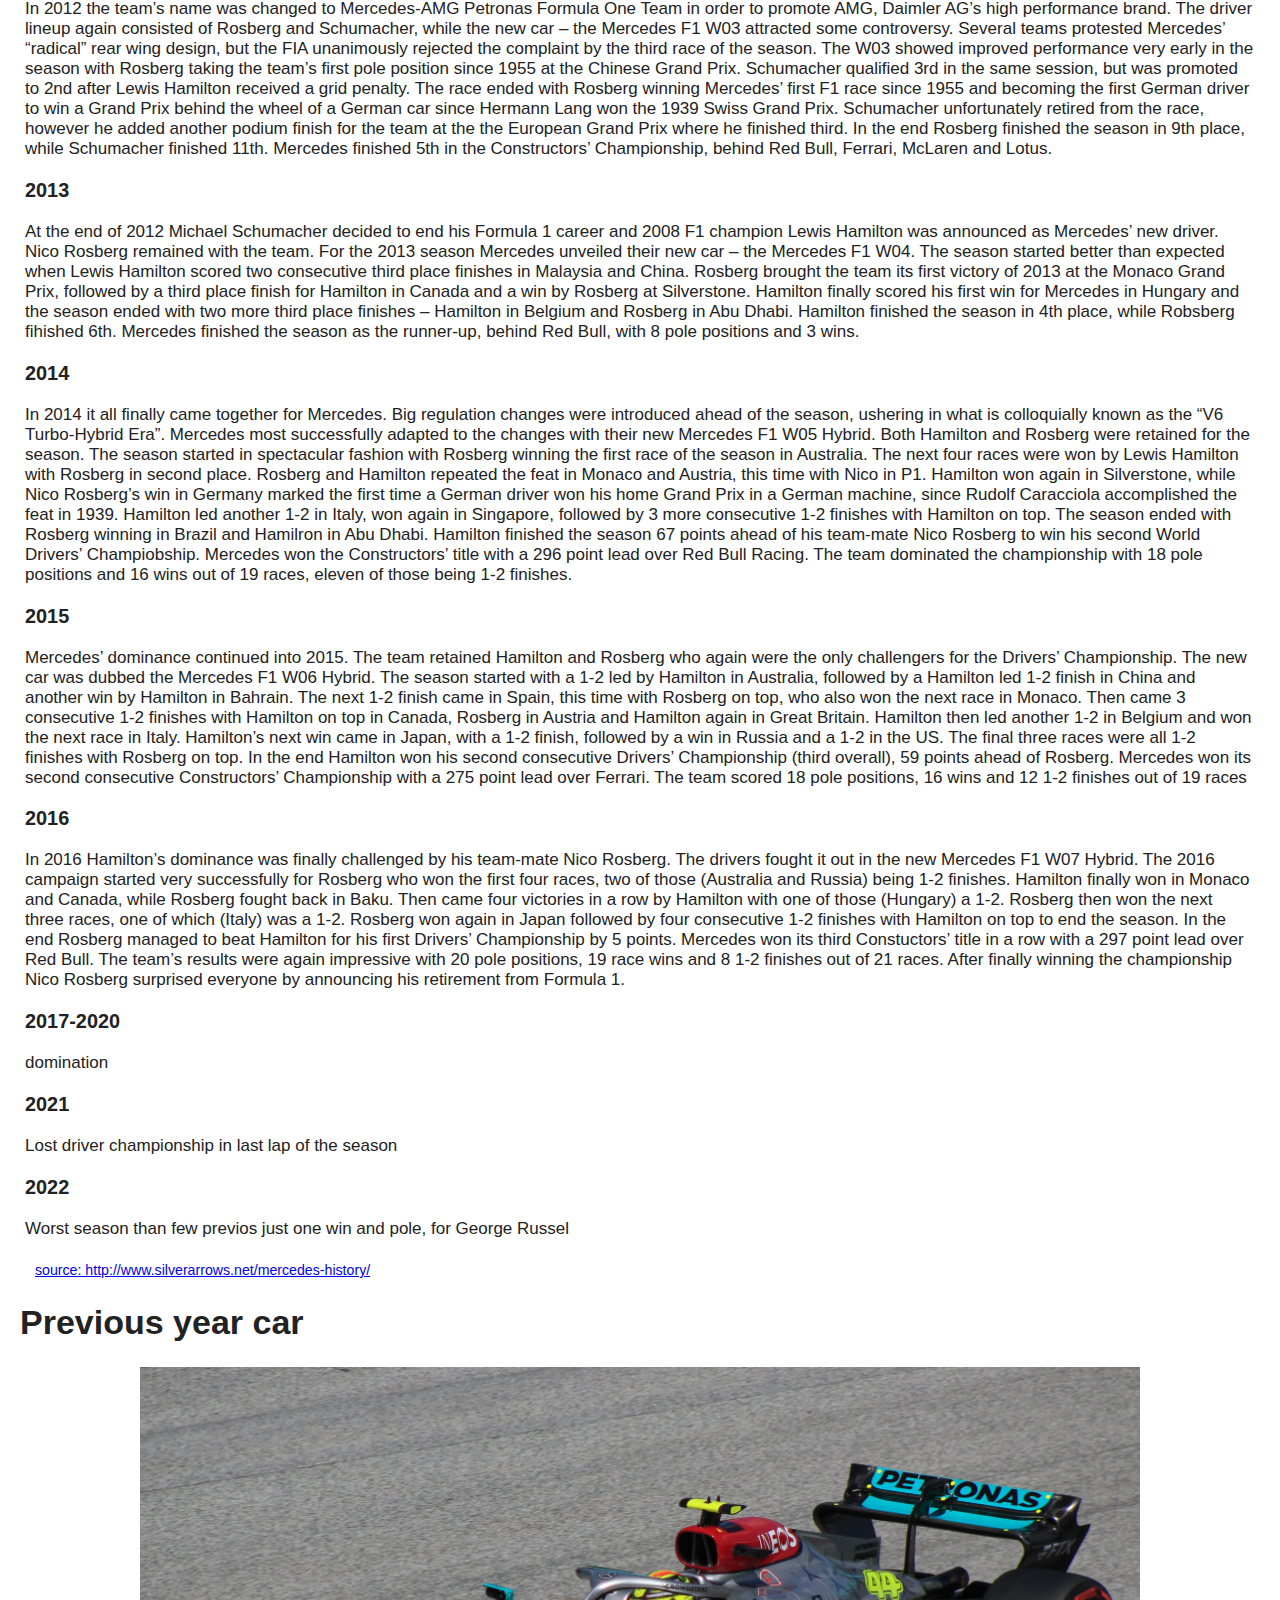
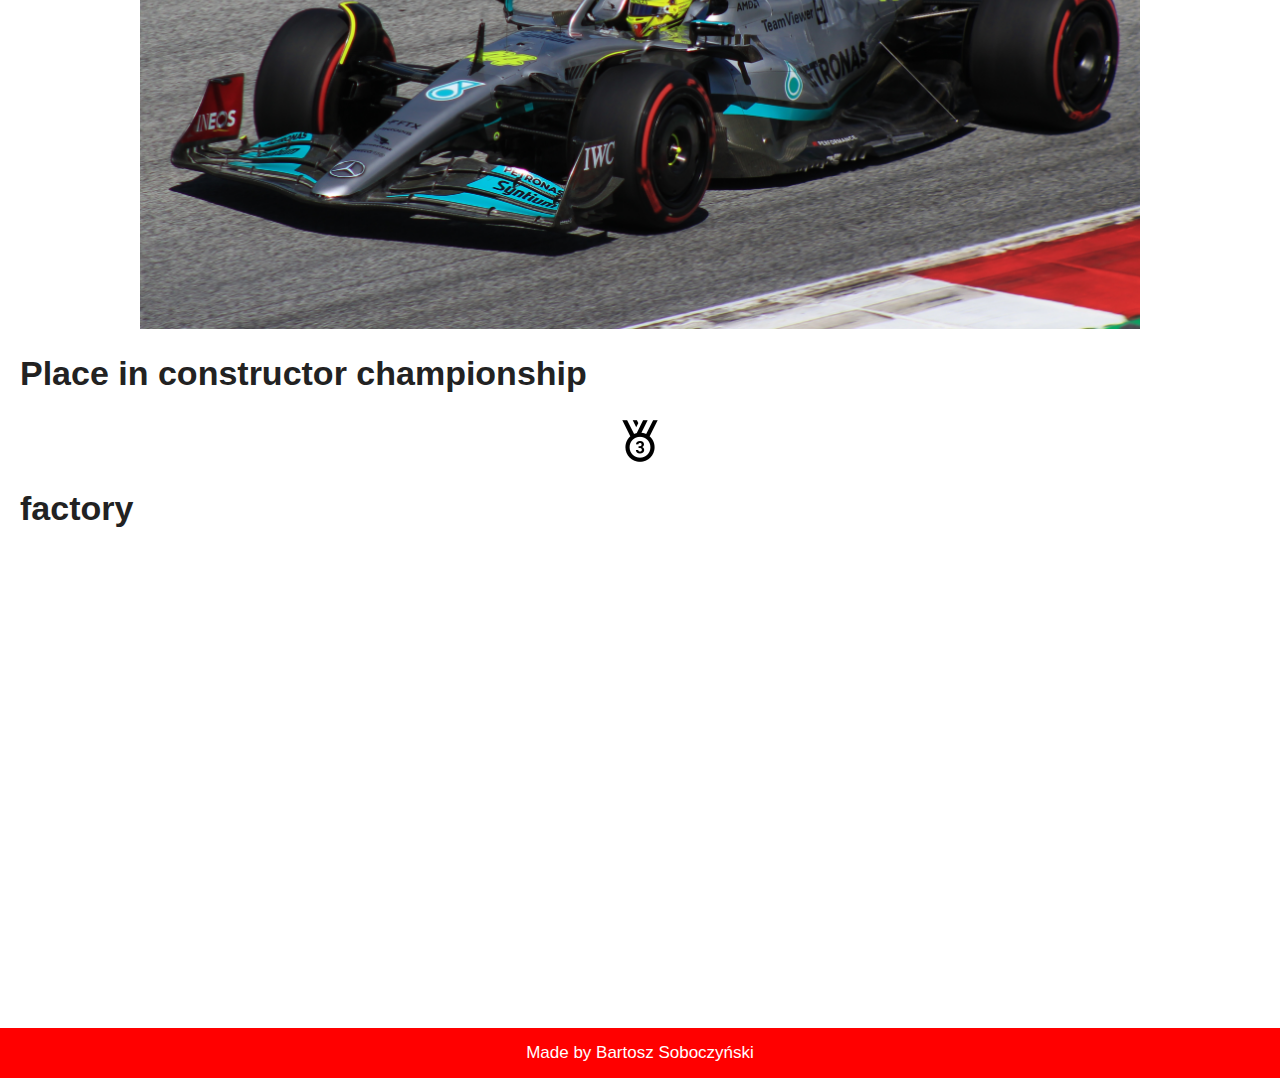
<file: mercedes.html>
<!DOCTYPE html>
<html lang="en">
<head>
    <meta charset="UTF-8">
    <meta http-equiv="X-UA-Compatible" content="IE=edge">
    <meta name="viewport" content="width=device-width, initial-scale=1.0">
    <title>mercedes</title>
    <link rel="stylesheet" href="styl4.css">
    <link rel="icon" href="icona.png">
    <link rel="stylesheet" href="https://cdnjs.cloudflare.com/ajax/libs/font-awesome/4.7.0/css/font-awesome.min.css">
</head>
<body>
    <header>
    <div class="topnav" id="myTopnav">
        <a href="index.html" >Drivers</a>
        <div class="dropdown">
            <button class="dropbtn">Teams
              <i class="fa fa-caret-down"></i>
            </button>
            <div class="dropdown-content">
                <a href="redbull.html">Red Bull</a>
                <a href="ferrari.html">Ferrari</a>
                <a href="mercedes.html">Mercedes</a>
                <a href="alpine.html">Alpine</a>
                <a href="mclaren.html">McLaren</a>
                <a href="alfaromeo.html">Alfa Romeo</a>
                <a href="astonmartin.html">Aston martin</a>
                <a href="hass.html">Hass</a>
                <a href="alphatauri.html">Alpha tauri</a>
                <a href="williams.html">Williams</a>
              </div>
            </div>
        <a href="tracks.html">Tracks</a>
        <a href="author.html">About author</a>
        <a href="javascript:void(0);" class="icon" onclick="myFunction()">
          <i class="fa fa-bars"></i>
        </a>
      </div>
    </header>
    <div class="aboutteam">
      <h2><img src="mercedeslogo.jpg"></h2>
      <h1>History</h1>
        <div class="text">
          <h3>Mercedes-AMG petronas Formula One team</h3>
          <p>Mercedes has been involved in motor racing even before the term “motor racing” was coined. The Mercedes-Benz marque we know today was created following a merger of a German industrial machine production company Benz & Companie Rheinische Gasmotoren-Fabrik (Benz & Cie) and a German engineering company Daimler-Motoren-Gesellschaft (DMG) in 1926. The new company was named Daimler-Benz (today known as Daimler AG). Its motorsport roots can be traced all the way back to the first ever motor race, the 1894 Paris-Rouen, where a single Benz vehicle driven by Émile Roger finished 14th. On the other side of the future partnership, DMG built its first race car in 1902 – the Mercedes Simplex. The vehicle dominated racing before the First World War. Benz’s involvement in motor racing continued throughout the 1910s with the Blitzen-Benz (introduced in 1909) and in the 1920s with the Benz Tropfenwagen (introduced 1921). By the end of the 1920s Benz & Cie ran into financial difficulties which led to the merger with DMG and the formation of Daimler-Benz.</p>
          <h3>1930</h3>
          <p>The 1930 saw Daimler-Benz and its Mercedes-Benz Silver Arrows dominate Grand Prix racing in Europe. Led by the legendary team manager Alfred Neubauer, Mercedes-Benz and its main rival Auto Union, won all European Grand Prix Championships from 1934 until they withdrew form racing in 1939, ahead of the Second World War. In the process they produced many legendary cars such as the Mercedes-Benz W25 (1934 to 1936), W125 (1937), W154 (1938 and 1939), and W165 (1939), which were driven by motorsport greats Rudolf Caracciola, Manfred von Brauchitsch, Richard Seaman and many others</p>
          <h3>1954</h3>
          <p>In 1953 Daimler-Benz decided it was time for Mercedes to return to Grand Prix racing. The return happened in 1954 when the Mercedes brand entered Formula 1, after 14 years away from motorsport (the F1 championship was established in 1950). The team, led by Alfred Neubauer, entered their latest vehicle – the Mercedes-Benz W196, an advanced machine that ran in two configurations – as an open-wheeler and as a wider streamlined version.

          The 1951 World Champion, Argentine driver Juan Manuel Fangio, transferred from Maserati to Mercedes in round four of the championship, just in time for the German outfit’s debut at the 1954 French Grand Prix. Mercedes dominated the race scoring a 1-2 victory with Fangio and Karl Kling. Another Mercedes driver, Hans Herrmann, recorded the fastest lap of the race. In addition to those three, Hermann Lang also drove for the team in round 6 – the German Grand Prix.
            
          The campaign finished with Fangio taking the Drivers’ Championship, scoring 4 pole positions and 4 wins for Mercedes. The Formula 1 Constructors’ Championship wasn’t introduced until 1958.</p>
          <h3>1955</h3>
          <p>The 1955 season was Mercedes’ first full Formula 1 season. Throughout the campaign the team hired several drivers: Juan Manuel Fangio, Karl Kling, Stirling Moss, Hans Herrmann, André Simon and Piero Taruffi. An updated version of previous year’s Mercedes-Benz W196 was again used and further developed throughout the season. The team was dominant with 4 pole positions and 5 wins out of 7 races (Fangio won 4, while British driver Stirling Moss famously won his home British Grand Prix). Fangio again picked up the Drivers’ Championship for the team, ahead of Moss who finished the season in second place.</p>
          <p>Unfortunately on June 11 1955 tragedy struck at the 24 Hours of Le Mans race. In what became known as the 1955 Le Mans disaster, Mercedes driver Pierre Levegh was involved in a crash that catapulted him into the crowd, killing him and more than 80 spectators. It is considered to be the most catastrophic crash in motorsport history. Driven by this and the immense expense and effort needed to maintain its racing operations, Daimler-Benz decided to withdraw from motorsport at the end of the season. The Mercedes name would not return to Formula 1 until 1994.</p>
          <h3>Formula one return 2010</h3>
          <p>In 2010 Mercedes returned to Formula 1 as a works team after Daimler AG bought a 45.1% stake in Brawn GP, with their partner Aabar Investments acquiring an additional 30%. Ross Brawn continued on as Team Principal. The team was rebranded Mercedes GP Petronas Formula One Team.</p>

          <p>The team’s history can be traced back to Tyrell Racing, a team that competed in F1 from 1970 until 1998, when it was bought by British American Tobacco and renamed British American Racing. BAT invested serious money into the operation and built a high-tech modern HQ in Brackley that is being used by Mercedes to this day. The team changed ownership again in 2006 when it was bought by Honda and renamed Honda Racing F1 Team. Honda withdrew from F1 at the end of 2008 and the team was sold to Ross Brawn and Nick Fry who renamed it Brawn GP. After winning the double crown in their first season, at the end of 2009 Brawn and Fry decided to sell the majority stake in the team to Daimler AG and Aabar Investments.
            
          Wanting to start the first season of Mercedes’ return to Formula 1 in a big way, Brawn lured his former collaborator, seven-time world champion Michael Schumacher back to Formula 1 (the German retired after the 2006 season). Nico Rosberg (son of 1982 F1 champion Keke Rosberg) was chosen as Schumacher’s team-mate, completing an all-German lineup behind the wheel of the all-new Mercedes MGP W01.
            
          Unfortunately the first year back proved to be a tough one for the German manufacturer. The team’s best results were three third-place finishes by Nico Rosberg at Sepang, Shanghai and Silverstone. Rosberg ultimately finished the season in 7th place, while Schumacher was 9th, without a single podium to his name. Mercedes finished the season in 4th place, behind Red Bull, McLaren and Ferrari.</p>
          <h3>2011</h3>
          <p>In the leadup to the 2011 season Daimler AG and Aabar Investments acquired the remaining 24.9% stake in the team, becoming the sole owners. Both Rosberg and Schumacher were retainened to pilot the Mercedes MGP W02.

          Schumacher was the first one to score points, finishing ninth in Malaysia. He also scored the team’s best 4th place finish at the Canadian Grand Prix. Rosberg finished the season again in 7th place, while Schumacher finished 8th. Mercedes finished 4th in the Constructors’ Championship, behind Red Bull, McLaren and Ferrari.</p>
          <h3>2012</h3>
          <p>In 2012 the team’s name was changed to Mercedes-AMG Petronas Formula One Team in order to promote AMG, Daimler AG’s high performance brand. The driver lineup again consisted of Rosberg and Schumacher, while the new car – the Mercedes F1 W03 attracted some controversy. Several teams protested Mercedes’ “radical” rear wing design, but the FIA unanimously rejected the complaint by the third race of the season.

          The W03 showed improved performance very early in the season with Rosberg taking the team’s first pole position since 1955 at the Chinese Grand Prix. Schumacher qualified 3rd in the same session, but was promoted to 2nd after Lewis Hamilton received a grid penalty. The race ended with Rosberg winning Mercedes’ first F1 race since 1955 and becoming the first German driver to win a Grand Prix behind the wheel of a German car since Hermann Lang won the 1939 Swiss Grand Prix. Schumacher unfortunately retired from the race, however he added another podium finish for the team at the the European Grand Prix where he finished third.
            
          In the end Rosberg finished the season in 9th place, while Schumacher finished 11th. Mercedes finished 5th in the Constructors’ Championship, behind Red Bull, Ferrari, McLaren and Lotus.</p>
          <h3>2013</h3>
          <p>At the end of 2012 Michael Schumacher decided to end his Formula 1 career and 2008 F1 champion Lewis Hamilton was announced as Mercedes’ new driver. Nico Rosberg remained with the team. For the 2013 season Mercedes unveiled their new car – the Mercedes F1 W04.

          The season started better than expected when Lewis Hamilton scored two consecutive third place finishes in Malaysia and China. Rosberg brought the team its first victory of 2013 at the Monaco Grand Prix, followed by a third place finish for Hamilton in Canada and a win by Rosberg at Silverstone. Hamilton finally scored his first win for Mercedes in Hungary and the season ended with two more third place finishes – Hamilton in Belgium and Rosberg in Abu Dhabi.
            
          Hamilton finished the season in 4th place, while Robsberg fihished 6th. Mercedes finished the season as the runner-up, behind Red Bull, with 8 pole positions and 3 wins.</p>
          <h3>2014</h3>
          <p>In 2014 it all finally came together for Mercedes. Big regulation changes were introduced ahead of the season, ushering in what is colloquially known as the “V6 Turbo-Hybrid Era”. Mercedes most successfully adapted to the changes with their new Mercedes F1 W05 Hybrid. Both Hamilton and Rosberg were retained for the season.

          The season started in spectacular fashion with Rosberg winning the first race of the season in Australia. The next four races were won by Lewis Hamilton with Rosberg in second place. Rosberg and Hamilton repeated the feat in Monaco and Austria, this time with Nico in P1. Hamilton won again in Silverstone, while Nico Rosberg’s win in Germany marked the first time a German driver won his home Grand Prix in a German machine, since Rudolf Caracciola accomplished the feat in 1939. Hamilton led another 1-2 in Italy, won again in Singapore, followed by 3 more consecutive 1-2 finishes with Hamilton on top. The season ended with Rosberg winning in Brazil and Hamilron in Abu Dhabi.
            
          Hamilton finished the season 67 points ahead of his team-mate Nico Rosberg to win his second World Drivers’ Champiobship. Mercedes won the Constructors’ title with a 296 point lead over Red Bull Racing. The team dominated the championship with 18 pole positions and 16 wins out of 19 races, eleven of those being 1-2 finishes.</p>
          <h3>2015</h3>
          <p>Mercedes’ dominance continued into 2015. The team retained Hamilton and Rosberg who again were the only challengers for the Drivers’ Championship. The new car was dubbed the Mercedes F1 W06 Hybrid.

          The season started with a 1-2 led by Hamilton in Australia, followed by a Hamilton led 1-2 finish in China and another win by Hamilton in Bahrain. The next 1-2 finish came in Spain, this time with Rosberg on top, who also won the next race in Monaco. Then came 3 consecutive 1-2 finishes with Hamilton on top in Canada, Rosberg in Austria and Hamilton again in Great Britain. Hamilton then led another 1-2 in Belgium and won the next race in Italy. Hamilton’s next win came in Japan, with a 1-2 finish, followed by a win in Russia and a 1-2 in the US. The final three races were all 1-2 finishes with Rosberg on top.
            
          In the end Hamilton won his second consecutive Drivers’ Championship (third overall), 59 points ahead of Rosberg. Mercedes won its second consecutive Constructors’ Championship with a 275 point lead over Ferrari. The team scored 18 pole positions, 16 wins and 12 1-2 finishes out of 19 races</p>
          <h3>2016</h3>
          <p>In 2016 Hamilton’s dominance was finally challenged by his team-mate Nico Rosberg. The drivers fought it out in the new Mercedes F1 W07 Hybrid.

          The 2016 campaign started very successfully for Rosberg who won the first four races, two of those (Australia and Russia) being 1-2 finishes. Hamilton finally won in Monaco and Canada, while Rosberg fought back in Baku. Then came four victories in a row by Hamilton with one of those (Hungary) a 1-2. Rosberg then won the next three races, one of which (Italy) was a 1-2. Rosberg won again in Japan followed by four consecutive 1-2 finishes with Hamilton on top to end the season.
            
          In the end Rosberg managed to beat Hamilton for his first Drivers’ Championship by 5 points. Mercedes won its third Constuctors’ title in a row with a 297 point lead over Red Bull. The team’s results were again impressive with 20 pole positions, 19 race wins and 8 1-2 finishes out of 21 races.
            
          After finally winning the championship Nico Rosberg surprised everyone by announcing his retirement from Formula 1.</p>
          <h3>2017-2020</h3>
          <p>domination</p>
          <h3>2021</h3>
          <p>Lost driver championship in last lap of the season</p>
          <h3>2022</h3>
          <p>Worst season than few previos just one win and pole, for George Russel</p>




          <sub><a href="http://www.silverarrows.net/mercedes-history/">source: http://www.silverarrows.net/mercedes-history/</a></sub>
        </div>
      <h1>Previous year car</h1>
        <div class="text"><img src="mercedes2022car.jpg"></div>
      <h1>Place in constructor championship</h1>
        <div class="text1"><img src="icons8-medal-third-place-50.png"></div>
      <h1>factory</h1>
        <div class="text"><iframe src="https://www.google.com/maps/embed?pb=!1m18!1m12!1m3!1d8257.412086884384!2d-1.1449887615018437!3d52.02613058701558!2m3!1f0!2f0!3f0!3m2!1i1024!2i768!4f13.1!3m3!1m2!1s0x48771fe47b4884ab%3A0xf5b4eec707fc929a!2sMercedes-AMG%20Formula%20One%20Team!5e0!3m2!1spl!2spl!4v1669816016280!5m2!1spl!2spl"  allowfullscreen="" loading="lazy" referrerpolicy="no-referrer-when-downgrade"></iframe></div>
    
    </div>
    <footer>
        <div class="footer">
            <p>Made by Bartosz Soboczyński</p>
          </div>
      </footer>

      <script>
      function myFunction() {
        var x = document.getElementById("myTopnav");
        if (x.className === "topnav") {
          x.className += " responsive";
        } else {
          x.className = "topnav";
        }
      }
      </script>
</body>
</html>
</file>
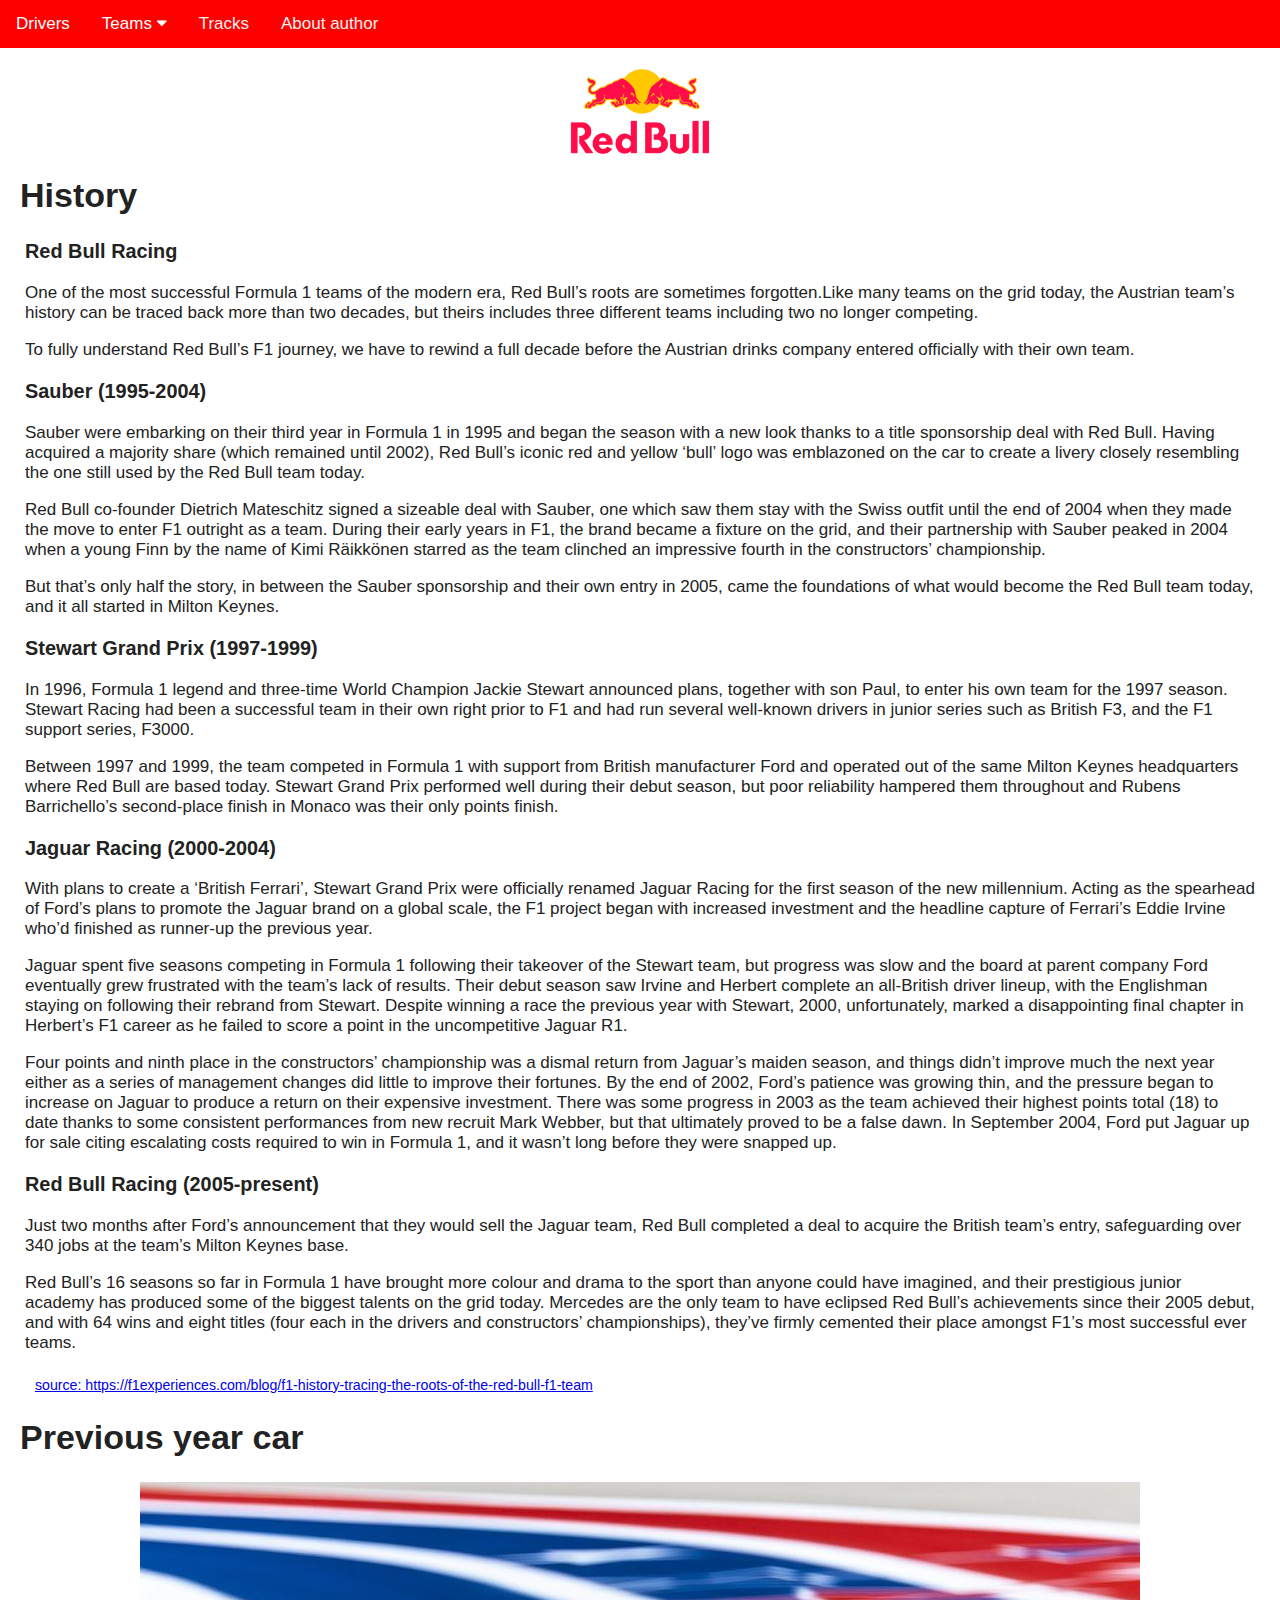
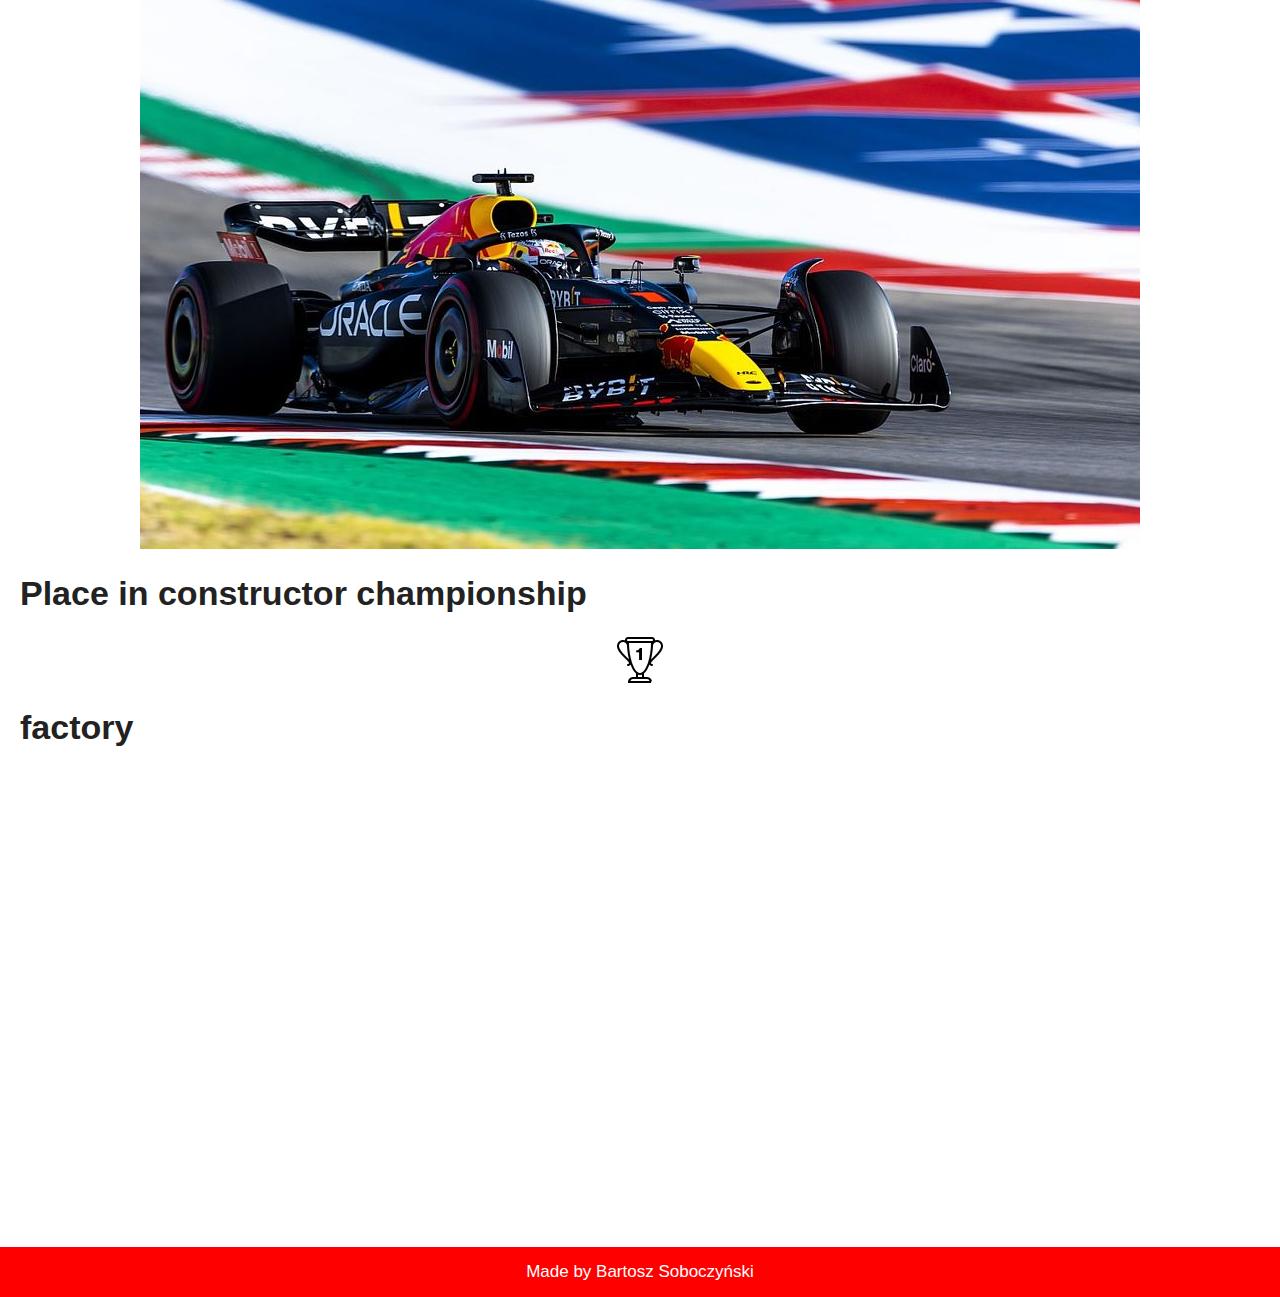
<file: redbull.html>
<!DOCTYPE html>
<html lang="en">
<head>
    <meta charset="UTF-8">
    <meta http-equiv="X-UA-Compatible" content="IE=edge">
    <meta name="viewport" content="width=device-width, initial-scale=1.0">
    <title>Red Bull</title>
    <link rel="stylesheet" href="styl4.css">
    <link rel="icon" href="icona.png">
    <link rel="stylesheet" href="https://cdnjs.cloudflare.com/ajax/libs/font-awesome/4.7.0/css/font-awesome.min.css">
</head>
<body>
    <header>
    <div class="topnav" id="myTopnav">
        <a href="index.html" >Drivers</a>
        <div class="dropdown">
            <button class="dropbtn">Teams
              <i class="fa fa-caret-down"></i>
            </button>
            <div class="dropdown-content">
              <a href="redbull.html">Red Bull</a>
              <a href="ferrari.html">Ferrari</a>
              <a href="mercedes.html">Mercedes</a>
              <a href="alpine.html">Alpine</a>
              <a href="mclaren.html">McLaren</a>
              <a href="alfaromeo.html">Alfa Romeo</a>
              <a href="astonmartin.html">Aston martin</a>
              <a href="hass.html">Hass</a>
              <a href="alphatauri.html">Alpha tauri</a>
              <a href="williams.html">Williams</a>
            </div>
          </div>  
        <a href="tracks.html">Tracks</a>
        <a href="author.html">About author</a>
        <a href="javascript:void(0);" class="icon" onclick="myFunction()">
          <i class="fa fa-bars"></i>
        </a>
      </div>
    </header>
      <div class="aboutteam">
        <h2 ><img src="Red-Bull-logo.png"></h2>
        <h1>History</h1>
          <div class="text">
            <h3>Red Bull Racing</h3>
            <p>One of the most successful Formula 1 teams of the modern era, Red Bull’s roots are sometimes forgotten.Like many teams on the grid today, the Austrian team’s history can be traced back more than two decades, but theirs includes three different teams including two no longer competing.</p>
          <p>To fully understand Red Bull’s F1 journey, we have to rewind a full decade before the Austrian drinks company entered officially with their own team.</p>
          <h3>Sauber (1995-2004)</h3>
          <p>Sauber were embarking on their third year in Formula 1 in 1995 and began the season with a new look thanks to a title sponsorship deal with Red Bull. Having acquired a majority share (which remained until 2002), Red Bull’s iconic red and yellow ‘bull’ logo was emblazoned on the car to create a livery closely resembling the one still used by the Red Bull team today.</p>

          <p>Red Bull co-founder Dietrich Mateschitz signed a sizeable deal with Sauber, one which saw them stay with the Swiss outfit until the end of 2004 when they made the move to enter F1 outright as a team. During their early years in F1, the brand became a fixture on the grid, and their partnership with Sauber peaked in 2004 when a young Finn by the name of Kimi Räikkönen starred as the team clinched an impressive fourth in the constructors’ championship.</p>

          <p>But that’s only half the story, in between the Sauber sponsorship and their own entry in 2005, came the foundations of what would become the Red Bull team today, and it all started in Milton Keynes.</p>
          <h3>Stewart Grand Prix (1997-1999)</h3>
          <p>In 1996, Formula 1 legend and three-time World Champion Jackie Stewart announced plans, together with son Paul, to enter his own team for the 1997 season. Stewart Racing had been a successful team in their own right prior to F1 and had run several well-known drivers in junior series such as British F3, and the F1 support series, F3000.</p>

            <p>Between 1997 and 1999, the team competed in Formula 1 with support from British manufacturer Ford and operated out of the same Milton Keynes headquarters where Red Bull are based today.
            
            Stewart Grand Prix performed well during their debut season, but poor reliability hampered them throughout and Rubens Barrichello’s second-place finish in Monaco was their only points finish.</p>
            <h3>Jaguar Racing (2000-2004)</h3>
            <p>With plans to create a ‘British Ferrari’, Stewart Grand Prix were officially renamed Jaguar Racing for the first season of the new millennium. Acting as the spearhead of Ford’s plans to promote the Jaguar brand on a global scale, the F1 project began with increased investment and the headline capture of Ferrari’s Eddie Irvine who’d finished as runner-up the previous year.</p>

              <p>Jaguar spent five seasons competing in Formula 1 following their takeover of the Stewart team, but progress was slow and the board at parent company Ford eventually grew frustrated with the team’s lack of results.
              
              Their debut season saw Irvine and Herbert complete an all-British driver lineup, with the Englishman staying on following their rebrand from Stewart. Despite winning a race the previous year with Stewart, 2000, unfortunately, marked a disappointing final chapter in Herbert’s F1 career as he failed to score a point in the uncompetitive Jaguar R1.</p>
              
              <p>Four points and ninth place in the constructors’ championship was a dismal return from Jaguar’s maiden season, and things didn’t improve much the next year either as a series of management changes did little to improve their fortunes.
              
              By the end of 2002, Ford’s patience was growing thin, and the pressure began to increase on Jaguar to produce a return on their expensive investment. There was some progress in 2003 as the team achieved their highest points total (18) to date thanks to some consistent performances from new recruit Mark Webber, but that ultimately proved to be a false dawn.
              
              In September 2004, Ford put Jaguar up for sale citing escalating costs required to win in Formula 1, and it wasn’t long before they were snapped up.</p>
              <h3>Red Bull Racing (2005-present)</h3>
              <p>Just two months after Ford’s announcement that they would sell the Jaguar team, Red Bull completed a deal to acquire the British team’s entry, safeguarding over 340 jobs at the team’s Milton Keynes base.</p>

                <p>Red Bull’s 16 seasons so far in Formula 1 have brought more colour and drama to the sport than anyone could have imagined, and their prestigious junior academy has produced some of the biggest talents on the grid today.
                
                Mercedes are the only team to have eclipsed Red Bull’s achievements since their 2005 debut, and with 64 wins and eight titles (four each in the drivers and constructors’ championships), they’ve firmly cemented their place amongst F1’s most successful ever teams.</p>
                <sub><a href="https://f1experiences.com/blog/f1-history-tracing-the-roots-of-the-red-bull-f1-team">source: https://f1experiences.com/blog/f1-history-tracing-the-roots-of-the-red-bull-f1-team </a></sub>
          </div>
        <h1>Previous year car</h1>
          <div class="text"><img src="redbull2022.jpg"></div>
        <h1>Place in constructor championship</h1>
          <div class="text1"><img src="icons8-trophy-50.png"></div>
        <h1>factory</h1>
          <div class="text"><iframe src="https://www.google.com/maps/embed?pb=!1m18!1m12!1m3!1d157261.13704456683!2d-0.6818228687763538!3d51.984912240506986!2m3!1f0!2f0!3f0!3m2!1i1024!2i768!4f13.1!3m3!1m2!1s0x487654b105fa5473%3A0x8254900c92ce497f!2sRed%20Bull%20Racing!5e0!3m2!1spl!2spl!4v1669763165892!5m2!1spl!2spl" allowfullscreen="" loading="lazy" referrerpolicy="no-referrer-when-downgrade"></iframe></div>
      
      </div>
    <footer>
        <div class="footer">
            <p>Made by Bartosz Soboczyński</p>
          </div>
      </footer>

      <script>
      function myFunction() {
        var x = document.getElementById("myTopnav");
        if (x.className === "topnav") {
          x.className += " responsive";
        } else {
          x.className = "topnav";
        }
      }
      </script>
</body>
</html>
</file>
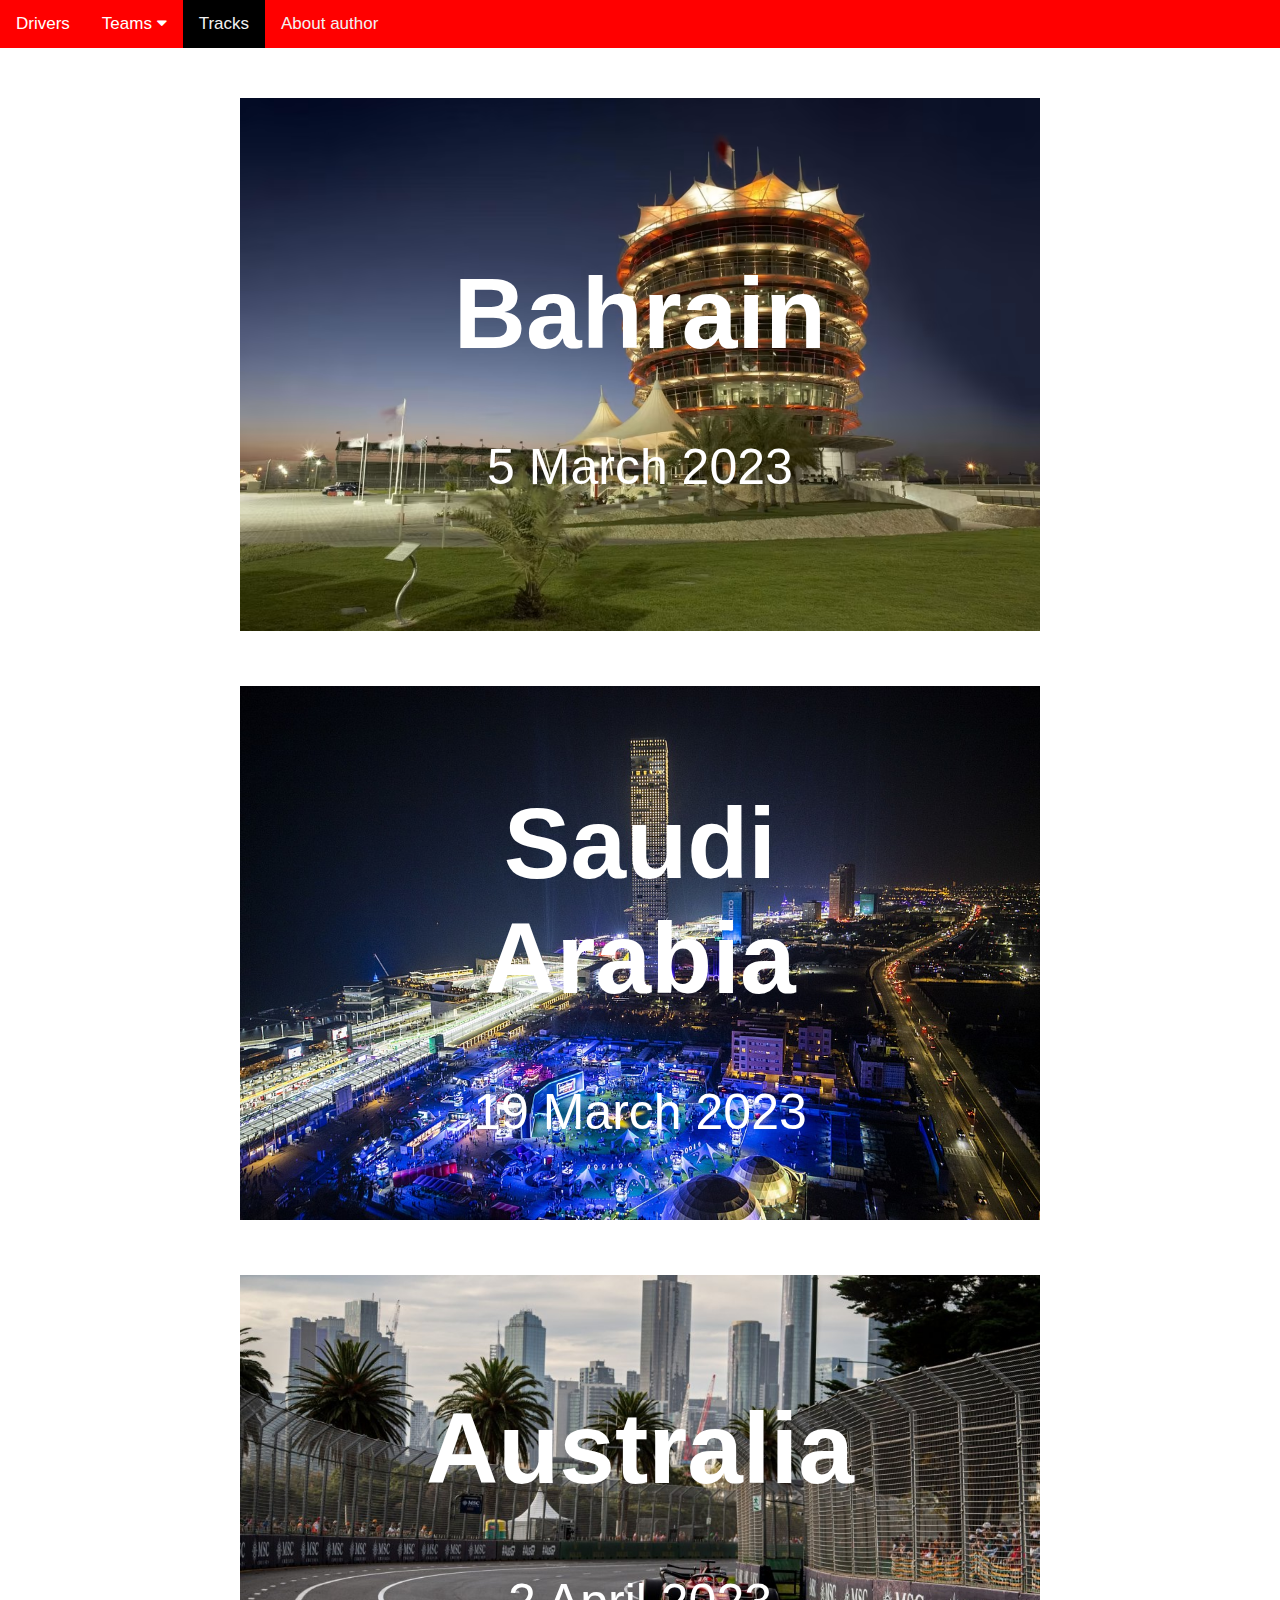
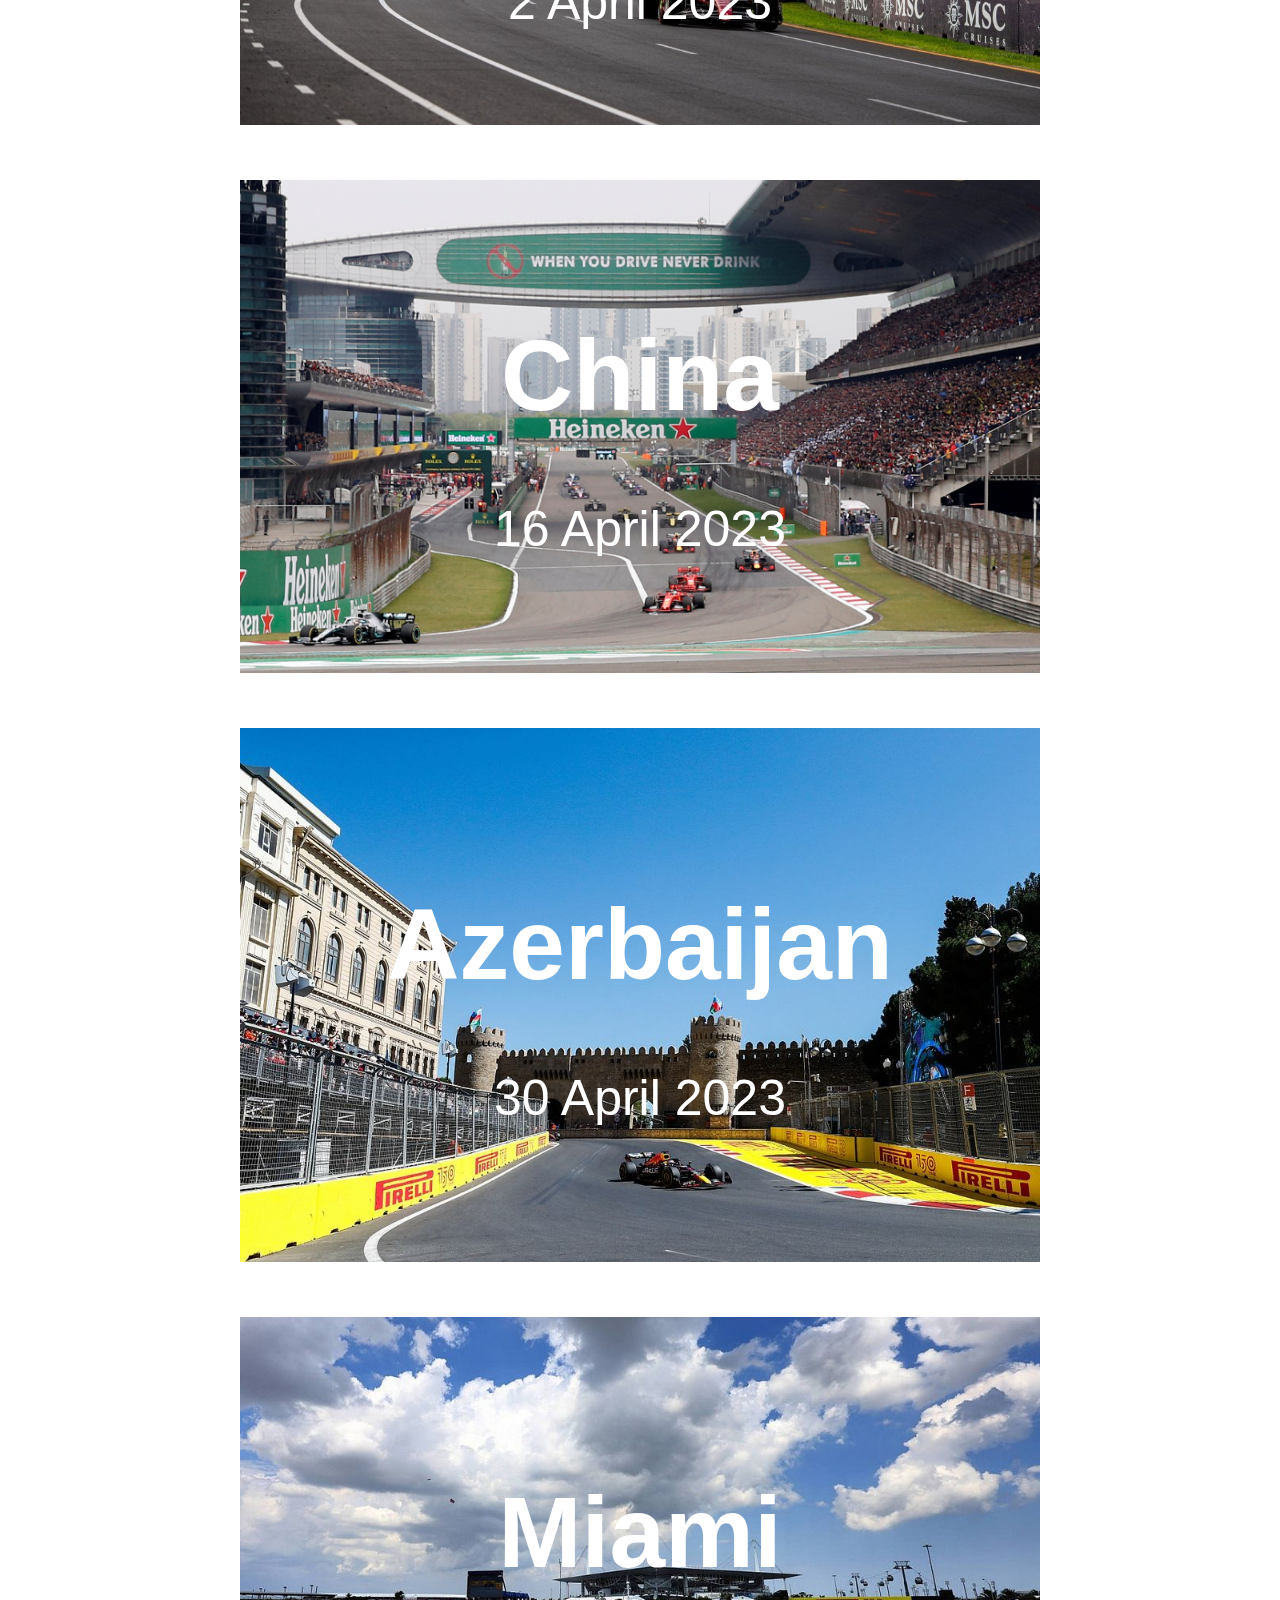
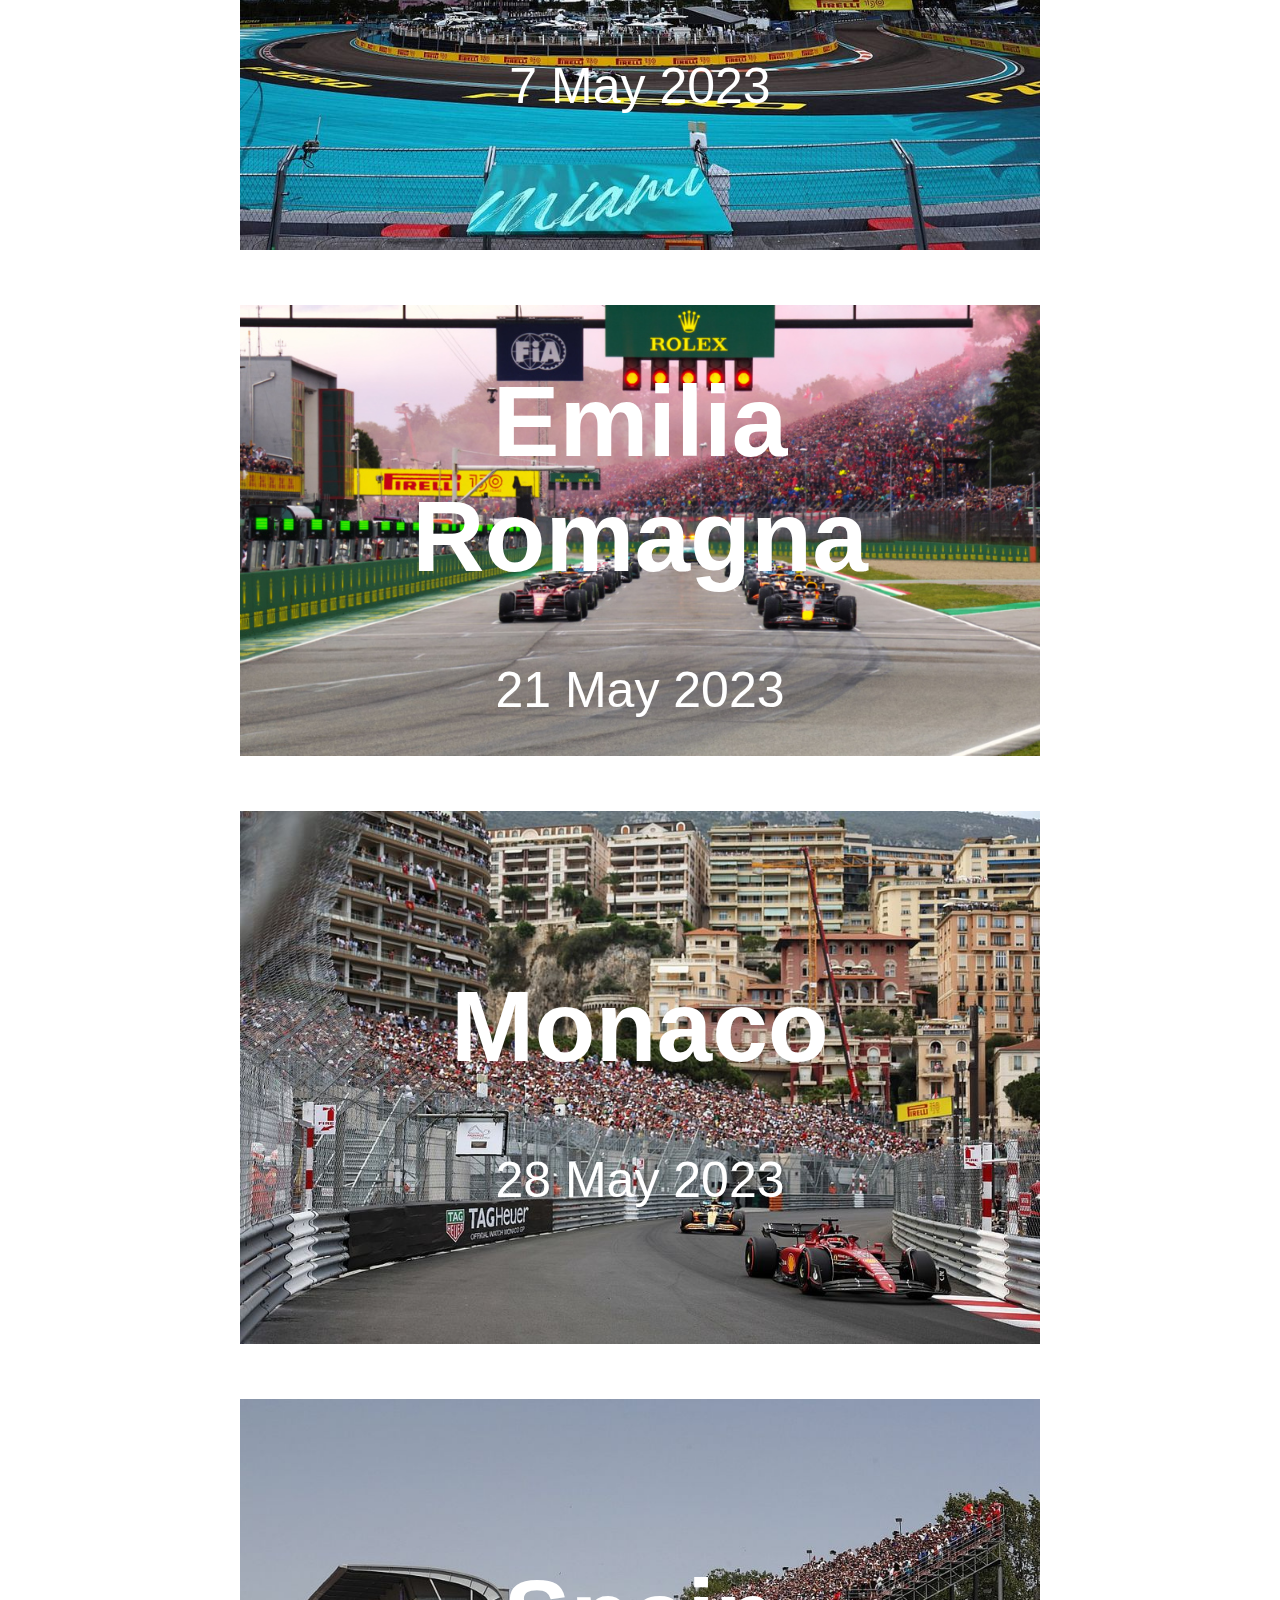
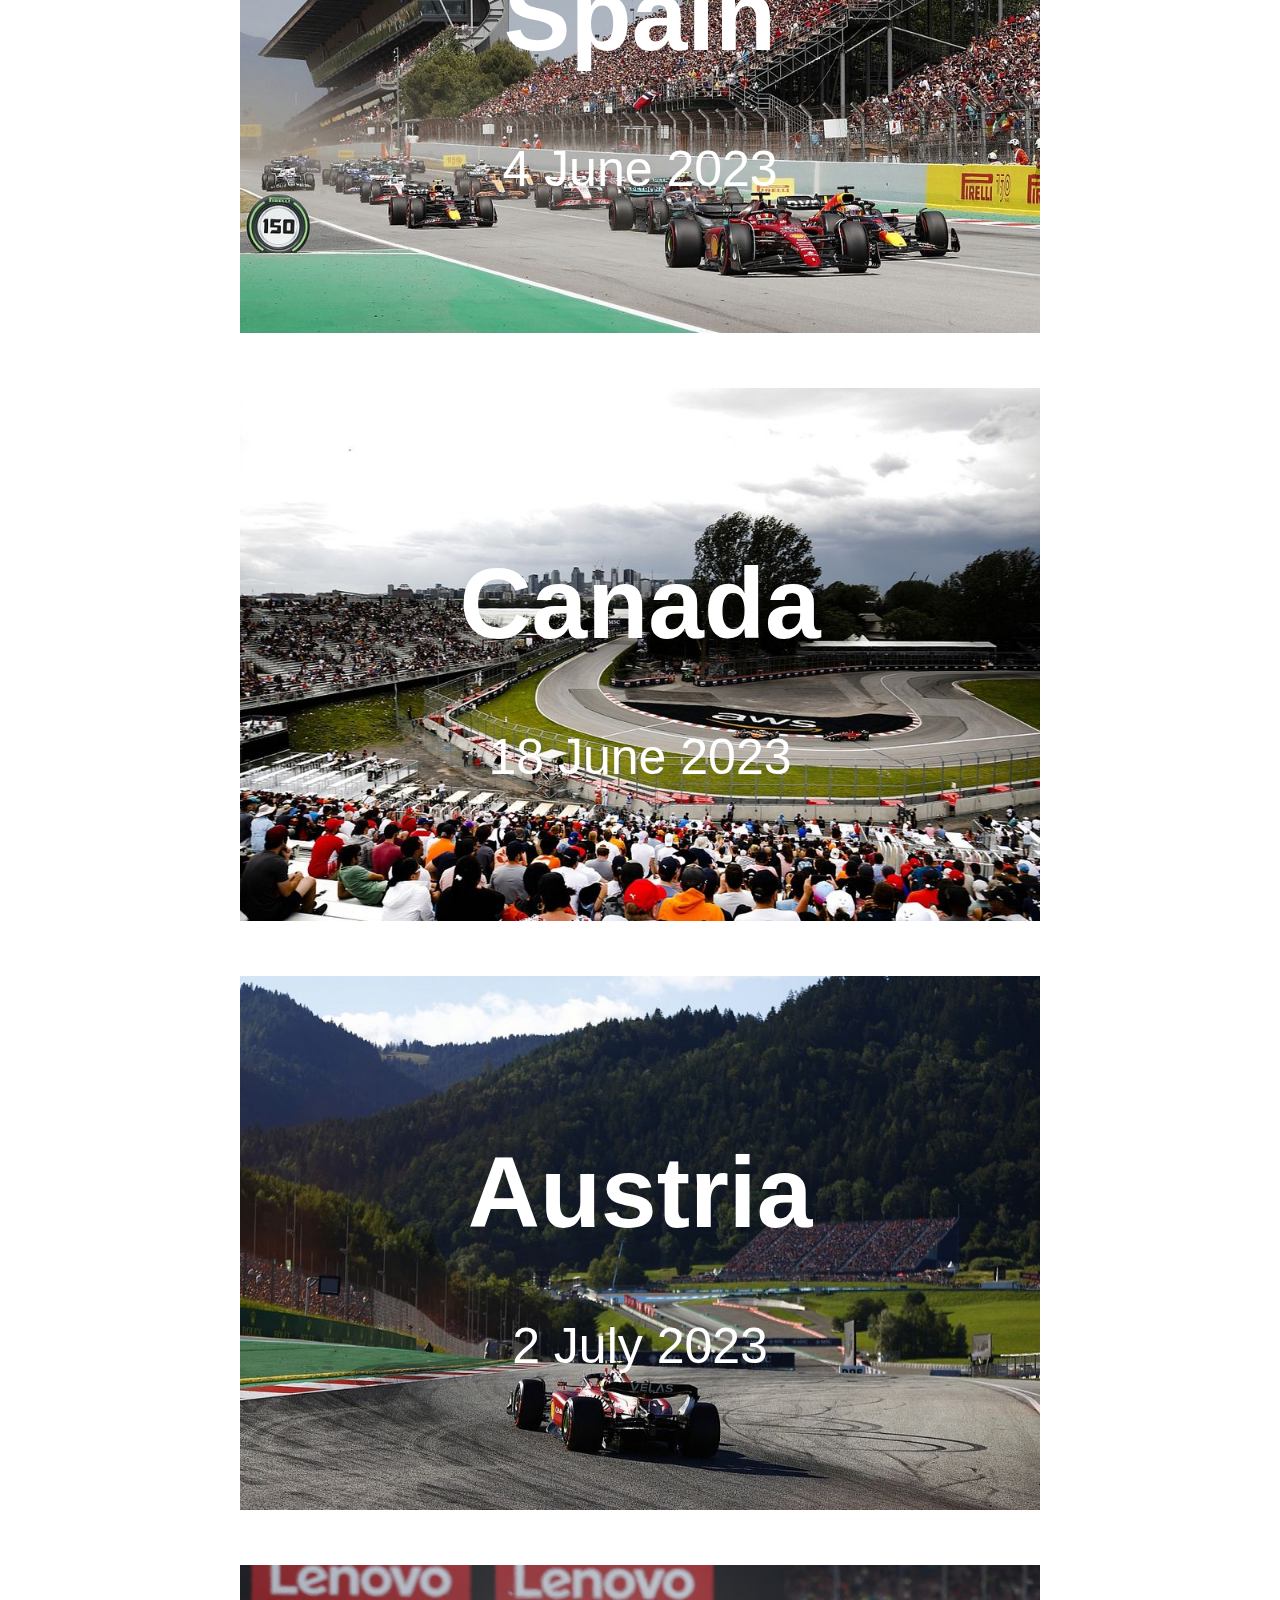
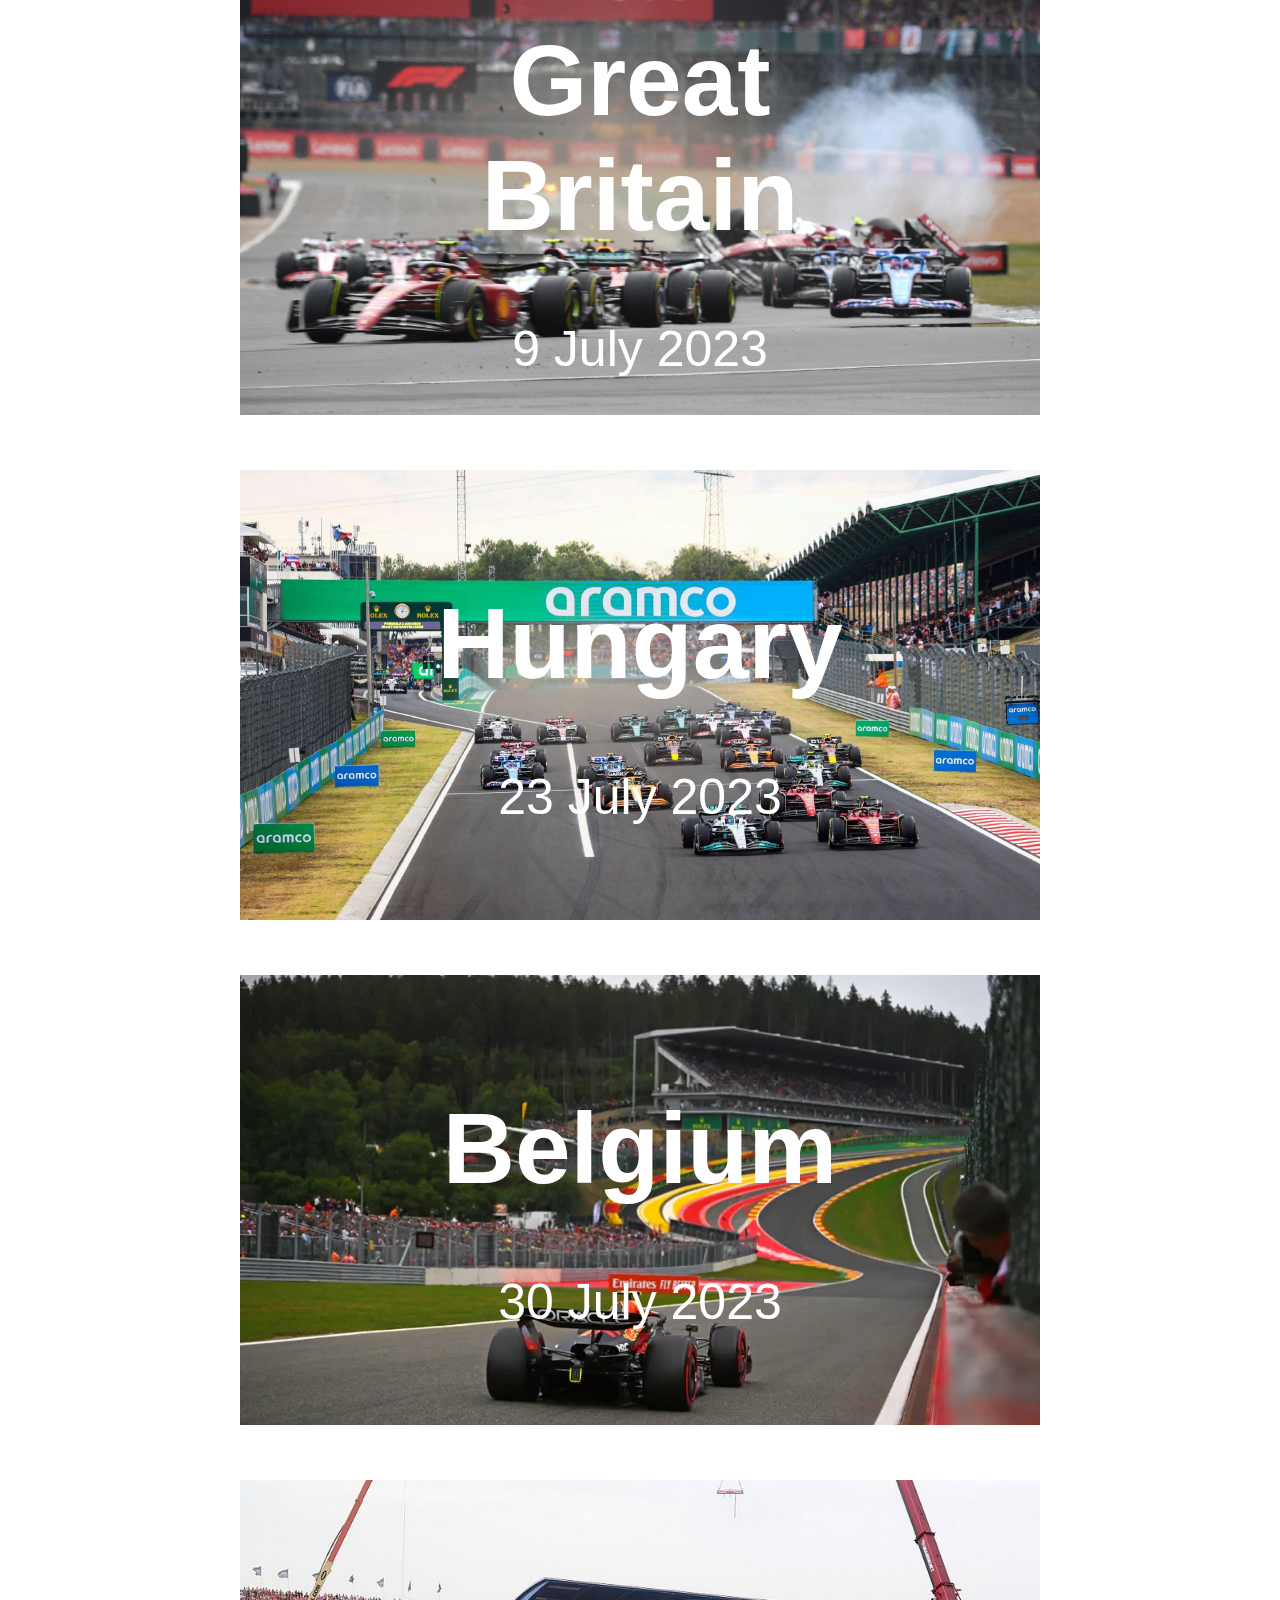
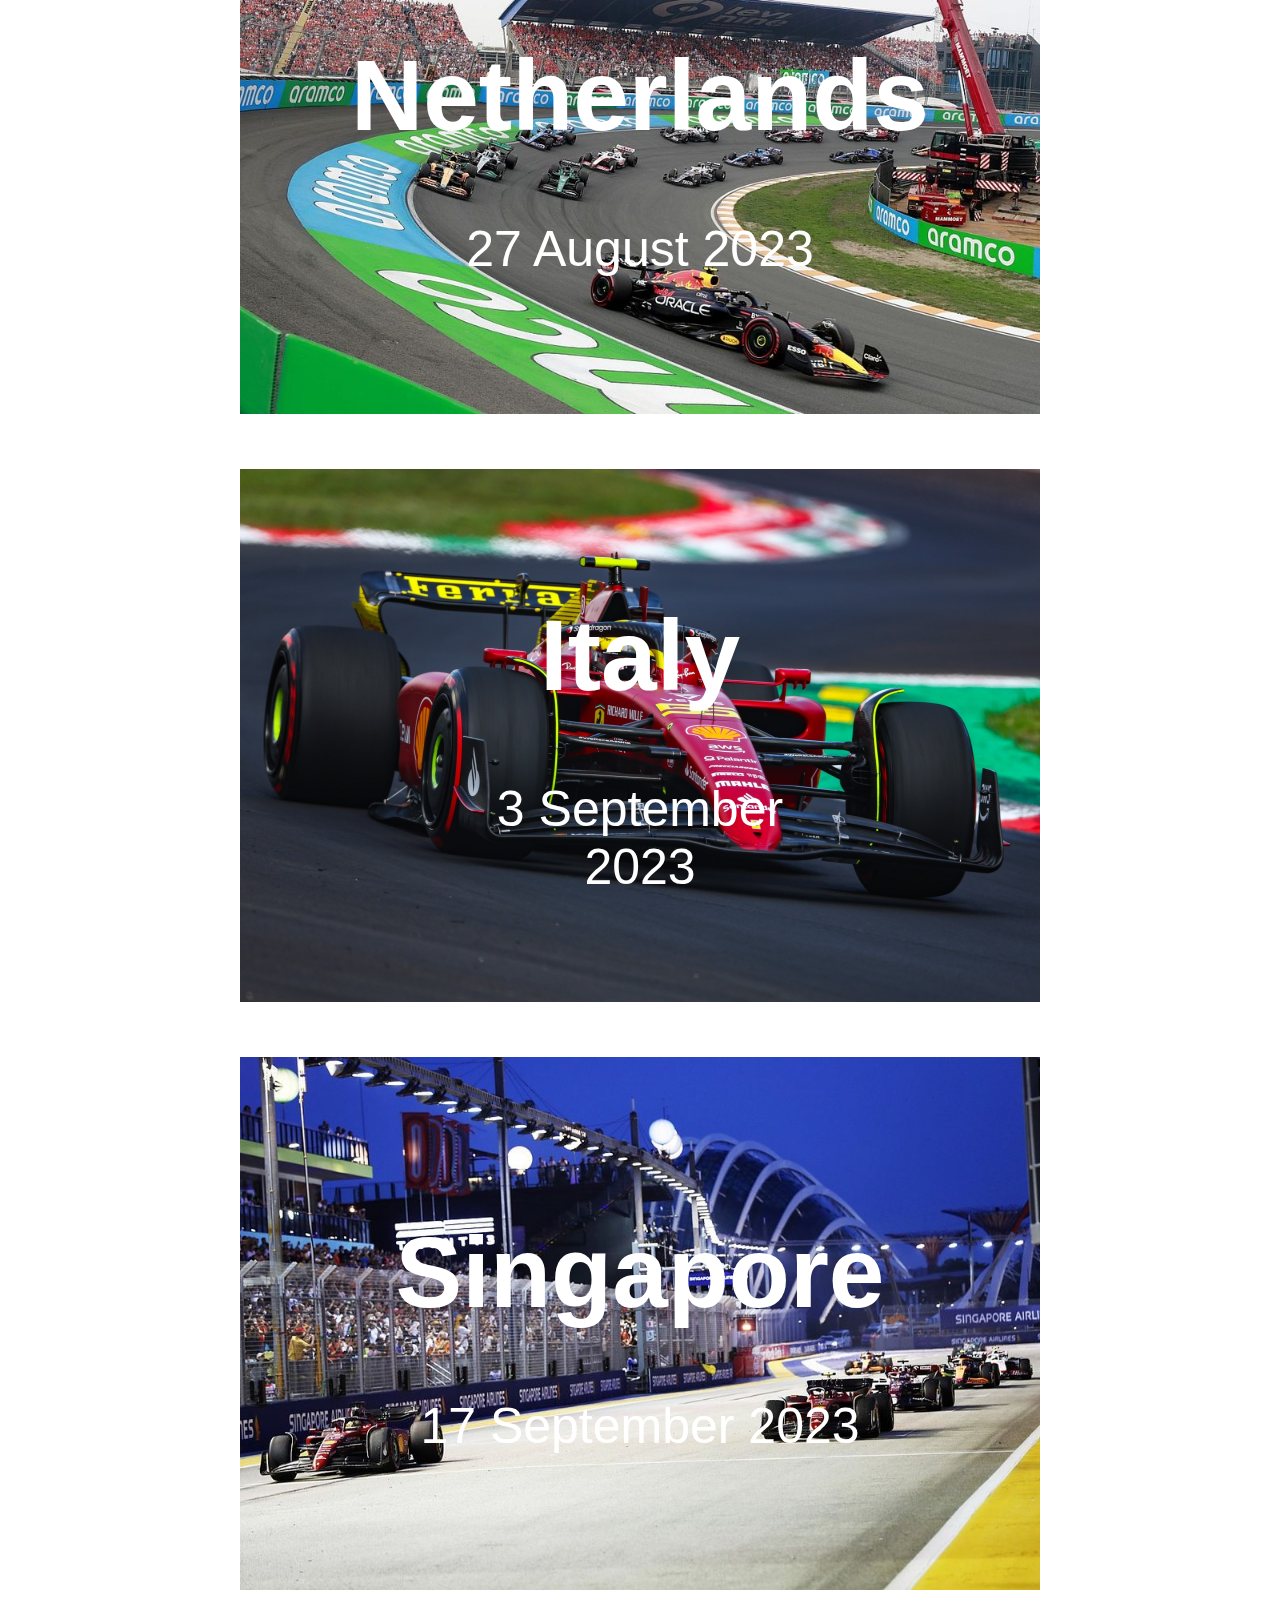
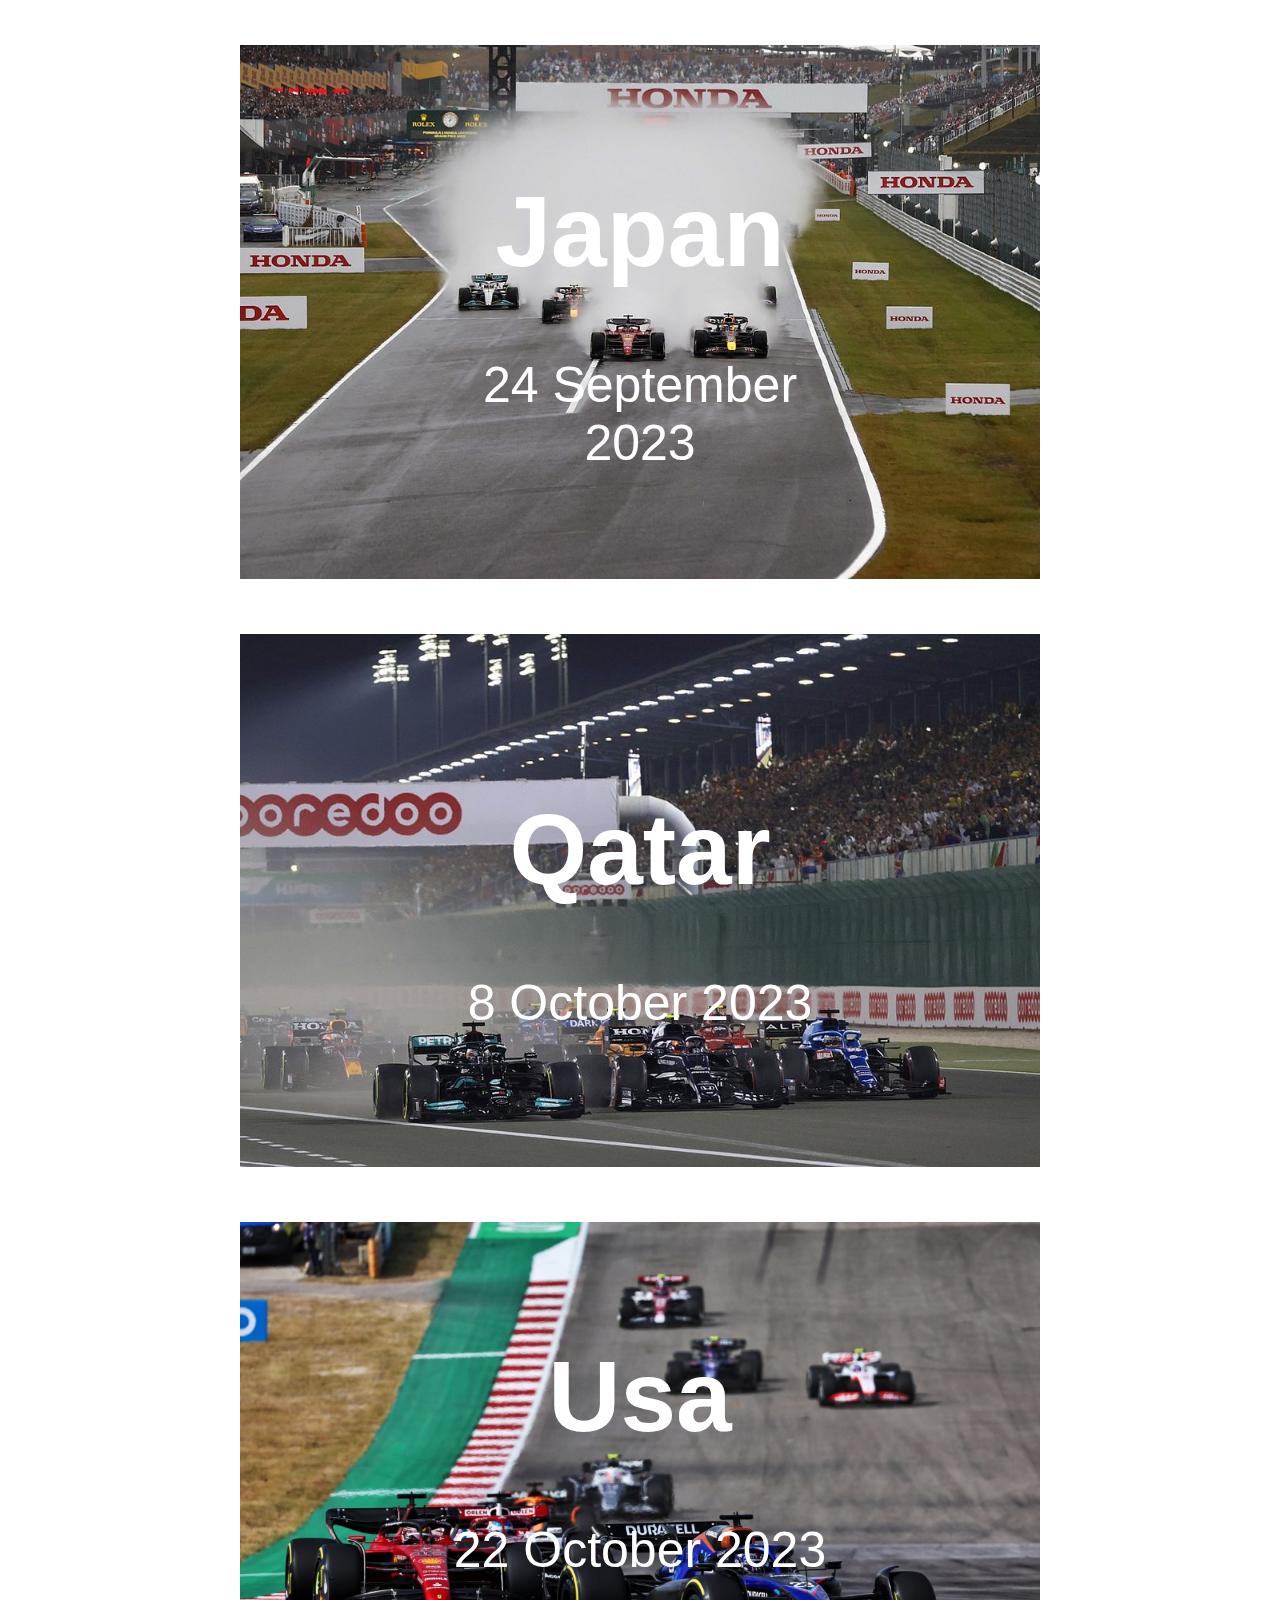
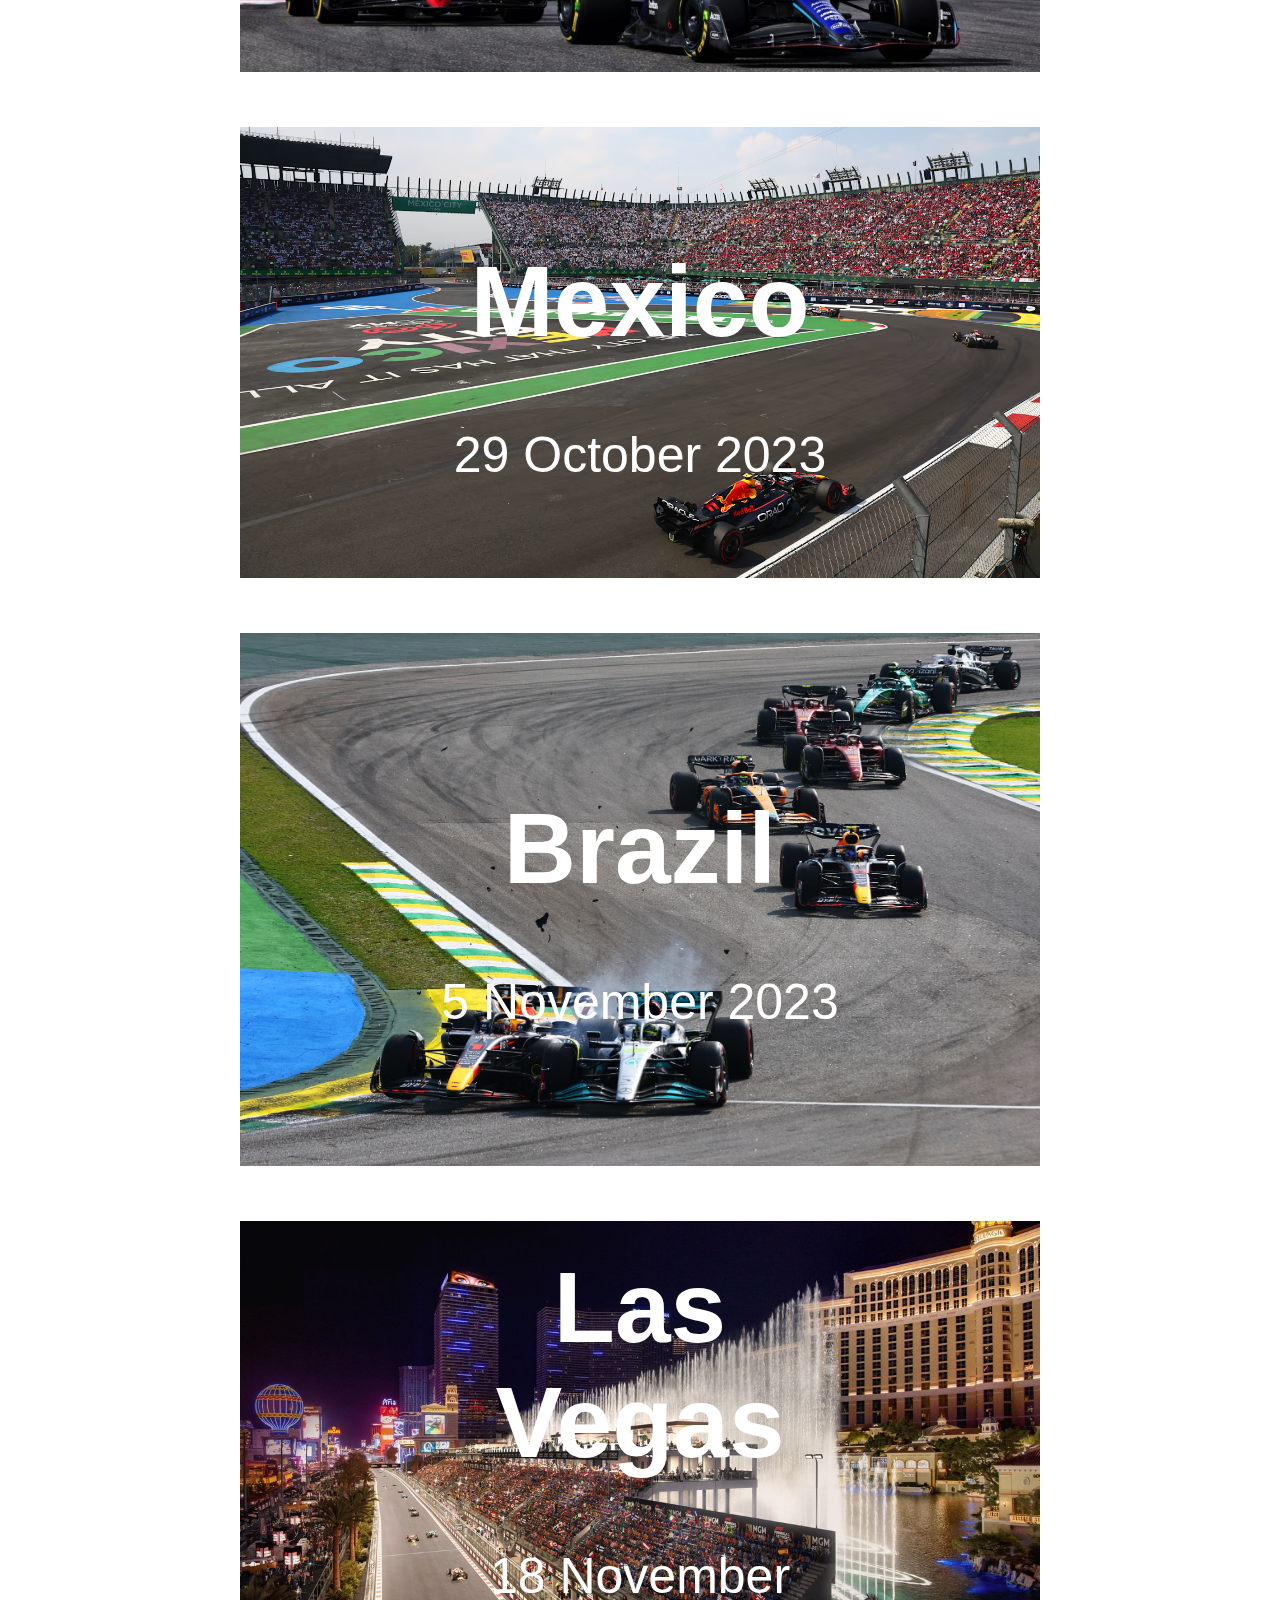
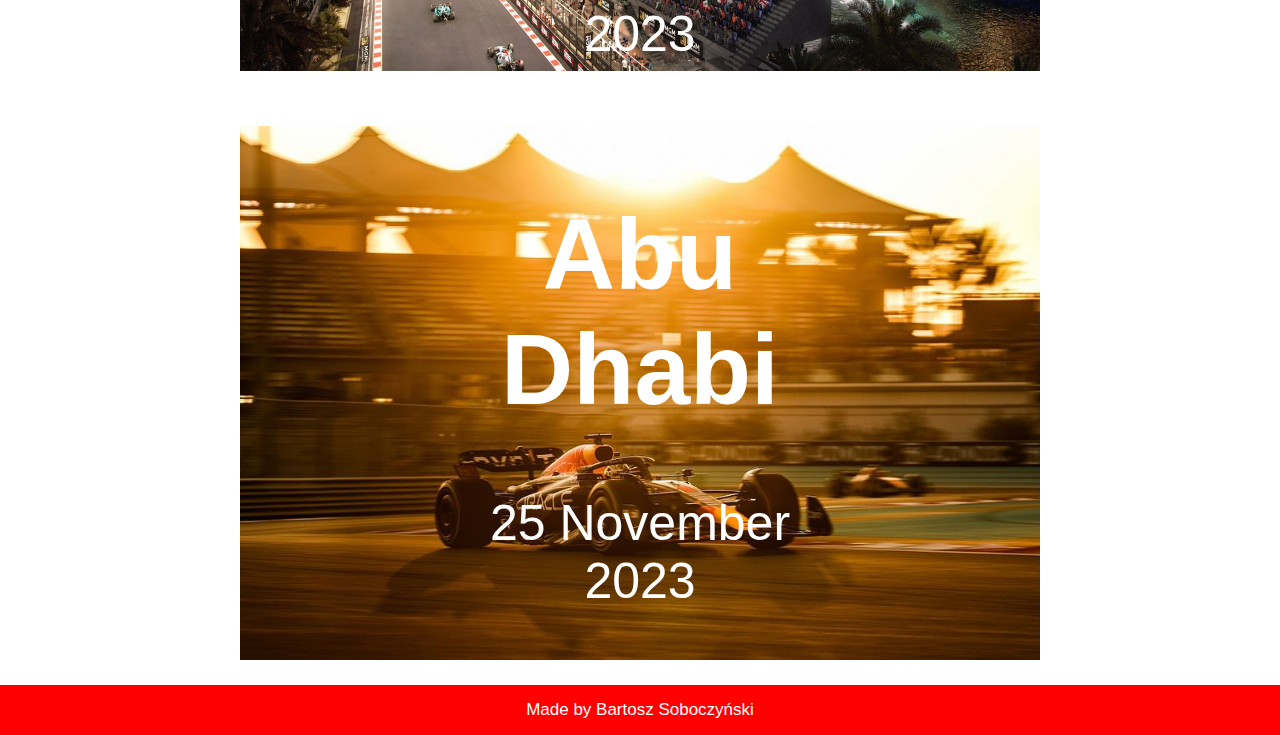
<file: tracks.html>
<!DOCTYPE html>
<html lang="en">
<head>
    <meta charset="UTF-8">
    <meta http-equiv="X-UA-Compatible" content="IE=edge">
    <meta name="viewport" content="width=device-width, initial-scale=1.0">
    <title>Tracks</title>
    <link rel="stylesheet" href="styl2.css">
    <link rel="icon" href="icona.png">
    <link rel="stylesheet" href="https://cdnjs.cloudflare.com/ajax/libs/font-awesome/4.7.0/css/font-awesome.min.css">
</head>
<body>
<header>
    <div class="topnav" id="myTopnav">
        <a href="index.html" >Drivers</a>
        <div class="dropdown">
            <button class="dropbtn">Teams
              <i class="fa fa-caret-down"></i>
            </button>
            <div class="dropdown-content">
              <a href="redbull.html">Red Bull</a>
              <a href="ferrari.html">Ferrari</a>
              <a href="mercedes.html">Mercedes</a>
              <a href="alpine.html">Alpine</a>
              <a href="mclaren.html">McLaren</a>
              <a href="alfaromeo.html">Alfa Romeo</a>
              <a href="astonmartin.html">Aston martin</a>
              <a href="hass.html">Hass</a>
              <a href="alphatauri.html">Alpha tauri</a>
              <a href="williams.html">Williams</a>
            </div>
          </div> 
        <a href="tracks.html" class="active">Tracks</a>
        <a href="author.html">About author</a>
        <a href="javascript:void(0);" class="icon" onclick="myFunction()">
          <i class="fa fa-bars"></i>
        </a>
      </div>
    </header>
    <div class="hero-image">
        <img src="bahrain.jpg" alt="Bahrain" style="width:100%"; >
        <div class="hero-text">
          <h1>Bahrain</h1>
          <p>5 March 2023</p>
        </div>
      </div>
      <div class="hero-image">
        <img src="saudi.jpg" alt="Saudi Arabia" style="width:100%"; >
        <div class="hero-text">
          <h1>Saudi Arabia</h1>
          <p>19 March 2023</p>
        </div>
      </div>
      <div class="hero-image">
        <img src="australia.jpg" alt="australia" style="width:100%"; >
        <div class="hero-text">
          <h1>Australia</h1>
          <p>2 April 2023</p>
        </div>
      </div>
      <div class="hero-image">
        <img src="china.jpg" alt="China" style="width:100%"; >
        <div class="hero-text">
          <h1>China</h1>
          <p>16 April 2023</p>
        </div>
      </div>
      <div class="hero-image">
        <img src="azerbaijan.jpg" alt="azerbaijan" style="width:100%"; >
        <div class="hero-text">
          <h1>Azerbaijan</h1>
          <p>30 April 2023</p>
        </div>
      </div>
      <div class="hero-image">
        <img src="miami.jpg" alt="miami" style="width:100%"; >
        <div class="hero-text">
          <h1>Miami</h1>
          <p>7 May 2023</p>
        </div>
      </div>
      <div class="hero-image">
        <img src="emiliaromagna.jpg" alt="Italy" style="width:100%"; >
        <div class="hero-text">
          <h1>Emilia Romagna</h1>
          <p>21 May 2023</p>
        </div>
      </div>
      <div class="hero-image">
        <img src="monaco.jpg" alt="Monaco" style="width:100%"; >
        <div class="hero-text">
          <h1>Monaco</h1>
          <p>28 May 2023</p>
        </div>
      </div>
      <div class="hero-image">
        <img src="spain.jpg" alt="Spain" style="width:100%"; >
        <div class="hero-text">
          <h1>Spain</h1>
          <p>4 June 2023</p>
        </div>
      </div>
      <div class="hero-image">
        <img src="canada.jpg" alt="Canada" style="width:100%"; >
        <div class="hero-text">
          <h1>Canada</h1>
          <p>18 June 2023</p>
        </div>
      </div>
      <div class="hero-image">
        <img src="austria.jpg" alt="Austria" style="width:100%"; >
        <div class="hero-text">
          <h1>Austria</h1>
          <p>2 July 2023</p>
        </div>
      </div>
      <div class="hero-image">
        <img src="uk.jpg" alt="UK" style="width:100%"; >
        <div class="hero-text">
          <h1>Great Britain</h1>
          <p>9 July 2023</p>
        </div>
      </div>
      <div class="hero-image">
        <img src="hungarian.jpg" alt="Hungary" style="width:100%"; >
        <div class="hero-text">
          <h1>Hungary</h1>
          <p>23 July 2023</p>
        </div>
      </div>
      <div class="hero-image">
        <img src="spa.webp" alt="Belgium" style="width:100%"; >
        <div class="hero-text">
          <h1>Belgium</h1>
          <p>30 July 2023</p>
        </div>
      </div>
      <div class="hero-image">
        <img src="netherlands.jpg" alt="Netherlands" style="width:100%"; >
        <div class="hero-text">
          <h1>Netherlands</h1>
          <p>27 August 2023</p>
        </div>
      </div>
      <div class="hero-image">
        <img src="italy.jpg" alt="Italy" style="width:100%"; >
        <div class="hero-text">
          <h1>Italy</h1>
          <p>3 September 2023</p>
        </div>
      </div>
      <div class="hero-image">
        <img src="singapore.jpg" alt="singapore" style="width:100%"; >
        <div class="hero-text">
          <h1>Singapore</h1>
          <p>17 September 2023</p>
        </div>
      </div>
      <div class="hero-image">
        <img src="japan.jpg" alt="japan" style="width:100%"; >
        <div class="hero-text">
          <h1>Japan</h1>
          <p>24 September 2023</p>
        </div>
      </div>
      <div class="hero-image">
        <img src="qatar.jpg" alt="Qatar" style="width:100%"; >
        <div class="hero-text">
          <h1>Qatar</h1>
          <p>8 October 2023</p>
        </div>
      </div>
      <div class="hero-image">
        <img src="usa.jpg" alt="Usa" style="width:100%"; >
        <div class="hero-text">
          <h1>Usa</h1>
          <p>22 October 2023</p>
        </div>
      </div>
      <div class="hero-image">
        <img src="mexico.avif" alt="Mexico" style="width:100%"; >
        <div class="hero-text">
          <h1>Mexico</h1>
          <p>29 October 2023</p>
        </div>
      </div>
      <div class="hero-image">
        <img src="brazil.jpg" alt="Brazil" style="width:100%"; >
        <div class="hero-text">
          <h1>Brazil</h1>
          <p>5 November 2023</p>
        </div>
      </div>
      <div class="hero-image">
        <img src="lasvegas.jpg" alt="Las Vegas" style="width:100%"; >
        <div class="hero-text">
          <h1>Las Vegas</h1>
          <p>18 November 2023</p>
        </div>
      </div>
      <div class="hero-image">
        <img src="abudhabi.jpg" alt="abu Dhabi" style="width:100%"; >
        <div class="hero-text">
          <h1>Abu Dhabi</h1>
          <p>25 November 2023</p>
        </div>
      </div>
    <footer>
        <div class="footer">
            <p>Made by Bartosz Soboczyński</p>
          </div>
      </footer>
      <script>
        var coll = document.getElementsByClassName("collapsible");
var i;

for (i = 0; i < coll.length; i++) {
  coll[i].addEventListener("click", function() {
    this.classList.toggle("active");
    var content = this.nextElementSibling;
    if (content.style.display === "block") {
      content.style.display = "none";
    } else {
      content.style.display = "block";
    }
  });
}
      </script>

    <script>
        function myFunction() {
          var x = document.getElementById("myTopnav");
          if (x.className === "topnav") {
            x.className += " responsive";
          } else {
            x.className = "topnav";
          }
        }
        </script>
  </body>
  </html>
</file>
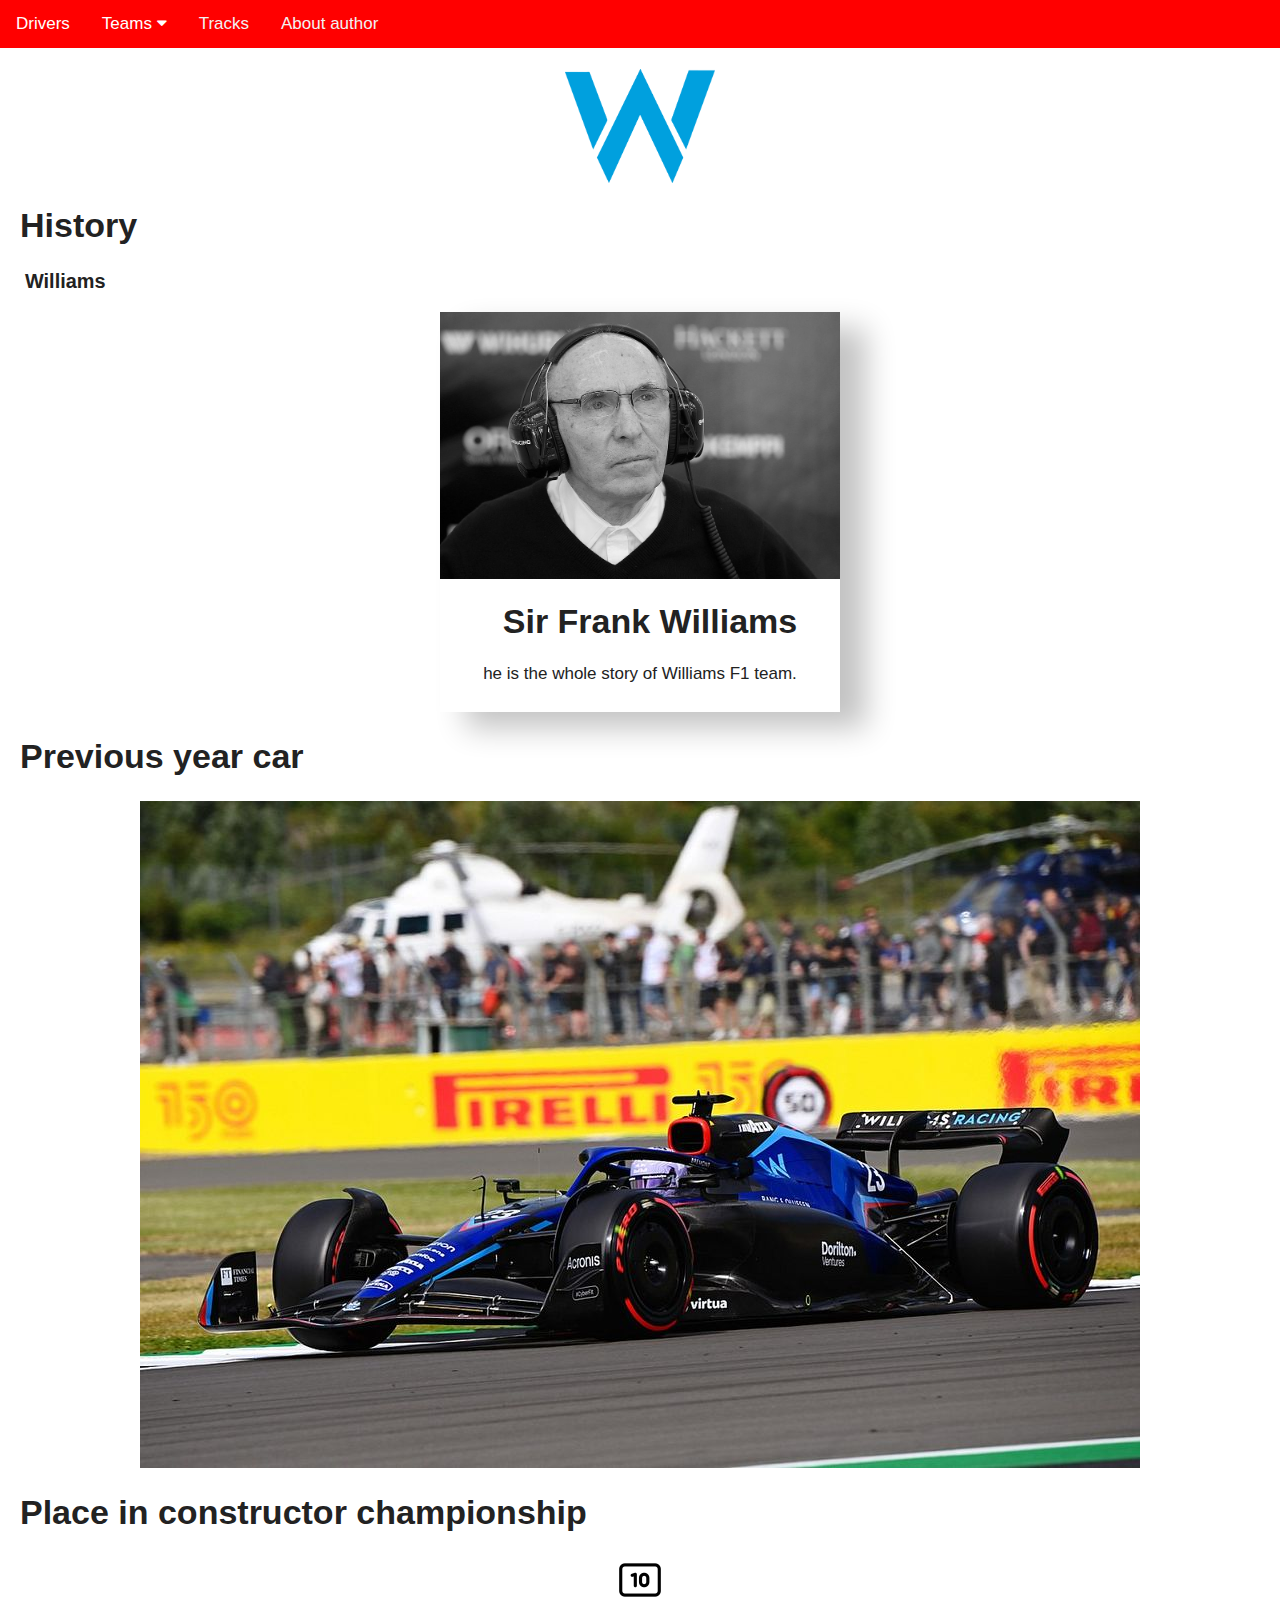
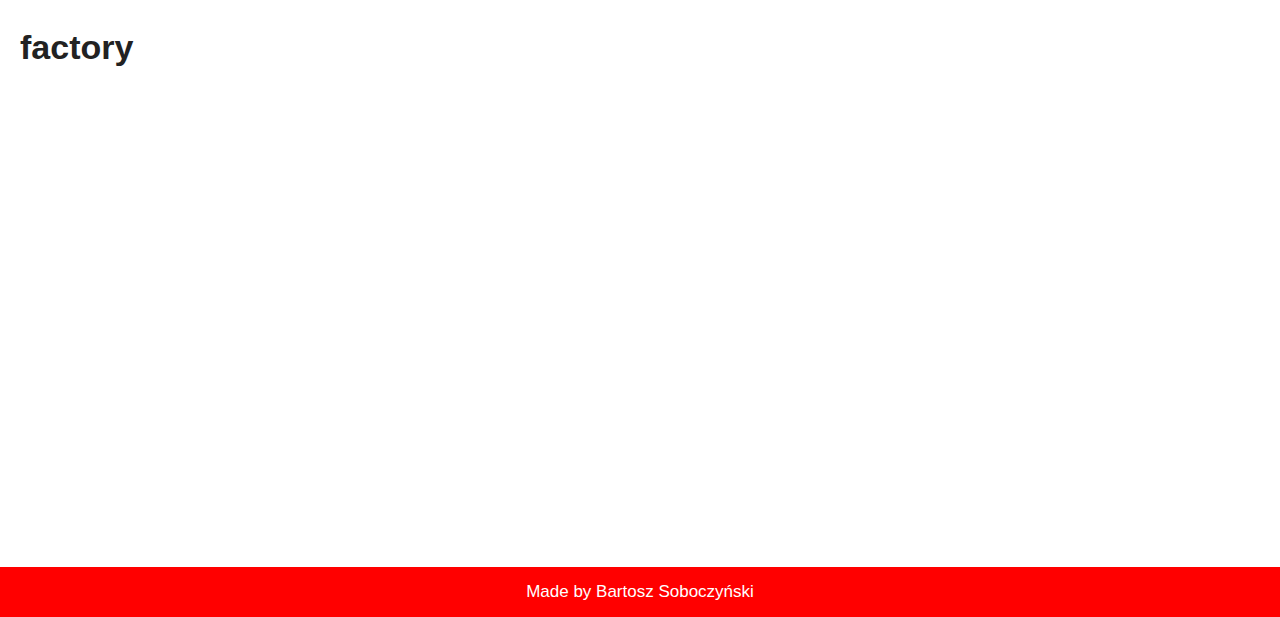
<file: williams.html>
<!DOCTYPE html>
<html lang="en">
<head>
    <meta charset="UTF-8">
    <meta http-equiv="X-UA-Compatible" content="IE=edge">
    <meta name="viewport" content="width=device-width, initial-scale=1.0">
    <title>Williams</title>
    <link rel="stylesheet" href="styl4.css">
    <link rel="icon" href="icona.png">
    <link rel="stylesheet" href="https://cdnjs.cloudflare.com/ajax/libs/font-awesome/4.7.0/css/font-awesome.min.css">
</head>
<body>
    <header>
    <div class="topnav" id="myTopnav">
        <a href="index.html" >Drivers</a>
        <div class="dropdown">
            <button class="dropbtn">Teams
              <i class="fa fa-caret-down"></i>
            </button>
            <div class="dropdown-content">
                <a href="redbull.html">Red Bull</a>
                <a href="ferrari.html">Ferrari</a>
                <a href="mercedes.html">Mercedes</a>
                <a href="alpine.html">Alpine</a>
                <a href="mclaren.html">McLaren</a>
                <a href="alfaromeo.html">Alfa Romeo</a>
                <a href="astonmartin.html">Aston martin</a>
                <a href="hass.html">Hass</a>
                <a href="alphatauri.html">Alpha tauri</a>
                <a href="williams.html">Williams</a>
              </div>
            </div>
        <a href="tracks.html">Tracks</a>
        <a href="author.html">About author</a>
        <a href="javascript:void(0);" class="icon" onclick="myFunction()">
          <i class="fa fa-bars"></i>
        </a>
      </div>
    </header>
    <div class="aboutteam">
      <h2 ><img src="williamslogo.png"></h2>
      <h1>History</h1>
        <div class="text">
          <h3>Williams</h3>


          <div class="card">
            <img src="formula-1-news-2021-sir-frank--2.jpg" alt="Sir Frank Williams" style="width:100%">
            <h1>Sir Frank Williams</h1>
            <p class="title">he is the whole story of Williams F1 team.</p>
          </div>
        </div>
      <h1>Previous year car</h1>
        <div class="text"><img src="alex-albon-williams-fw44-1.jpg"></div>
      <h1>Place in constructor championship</h1>
        <div class="text1"><img src="icons8-10-50.png"></div>
      <h1>factory</h1>
        <div class="text"><iframe src="https://www.google.com/maps/embed?pb=!1m18!1m12!1m3!1d2477.2638336040127!2d-1.4139677184007475!3d51.618376027211994!2m3!1f0!2f0!3f0!3m2!1i1024!2i768!4f13.1!3m3!1m2!1s0x4876b6936c156c61%3A0x2a5c56ed9e65c9b!2sWilliams%20Racing%20F1!5e0!3m2!1spl!2spl!4v1670009619687!5m2!1spl!2spl"  allowfullscreen="" loading="lazy" referrerpolicy="no-referrer-when-downgrade"></iframe></div>
    
    </div>
    
    



    <footer>
        <div class="footer">
            <p>Made by Bartosz Soboczyński</p>
          </div>
      </footer>

      <script>
      function myFunction() {
        var x = document.getElementById("myTopnav");
        if (x.className === "topnav") {
          x.className += " responsive";
        } else {
          x.className = "topnav";
        }
      }
      </script>
</body>
</html>
</file>
<file: styl.css>
/* Add a black background color to the top navigation */
.topnav {
  background-color: red;
  overflow: hidden;
}

/* Style the links inside the navigation bar */
.topnav a {
  float: left;
  display: block;
  color: #f2f2f2;
  text-align: center;
  padding: 14px 16px;
  text-decoration: none;
  font-size: 17px;
}

/* Add an active class to highlight the current page */
.active {
  background-color: black;
  color: white;
}

/* Hide the link that should open and close the topnav on small screens */
.topnav .icon {
  display: none;
}

/* Dropdown container - needed to position the dropdown content */
.dropdown {
  float: left;
  overflow: hidden;
}

/* Style the dropdown button to fit inside the topnav */
.dropdown .dropbtn {
  font-size: 17px;
  border: none;
  outline: none;
  color: white;
  padding: 14px 16px;
  background-color: inherit;
  font-family: inherit;
  margin: 0;
}

/* Style the dropdown content (hidden by default) */
.dropdown-content {
  display: none;
  position: absolute;
  background-color: #f9f9f9;
  min-width: 160px;
  box-shadow: 0px 8px 16px 0px rgba(0,0,0,0.2);
  z-index: 1;
}

/* Style the links inside the dropdown */
.dropdown-content a {
  float: none;
  color: black;
  padding: 12px 16px;
  text-decoration: none;
  display: block;
  text-align: left;
}

/* Add a dark background on topnav links and the dropdown button on hover */
.topnav a:hover, .dropdown:hover .dropbtn {
  color: white;
}

/* Add a grey background to dropdown links on hover */
.dropdown-content :hover {
  background-color: #ddd;
  color: black;
}

/* Show the dropdown menu when the user moves the mouse over the dropdown button */
.dropdown:hover .dropdown-content {
  display: block;
}
.footer {
  left: 0;
  bottom: 0;
  width: 100%;
  height: 50px;
  background-color: red;
  color: white;
  text-align: center;
  border:solid 0px;
  font-size: 17px;
  margin-left: auto;
  margin-right: auto;
  font-family:"SF Pro Display","SF Pro Icons","Helvetica Neue",Helvetica,Arial,sans-serif ;
}
footer p{
  margin: 0;
  line-height: 2.9;
}
html {
  height: 100%;  
}

body {
  min-height: 100%;  
  font-family:"SF Pro Display","SF Pro Icons","Helvetica Neue",Helvetica,Arial,sans-serif ;
  color: #222;
  font-size: 17px;
  margin: 0;
  
}
.redbull{
  display: flex;
  flex-direction: row;
  flex-wrap: wrap;
  align-items: flex-end;
  align-content: flex-start;
  justify-content: center;
  gap: 100px;
  }
  .ferrari{
  display: flex;
  flex-direction: row;
  flex-wrap: wrap;
  align-items: flex-end;
  align-content: flex-start;
  justify-content: center;
  gap: 100px;
  }
  .mercedes{
    display: flex;
  flex-direction: row;
  flex-wrap: wrap;
  align-items: flex-end;
  align-content: flex-start;
  justify-content: center;
  gap: 100px;

  }
  .alpine{
  display: flex;
  flex-direction: row;
  flex-wrap: wrap;
  align-items: flex-end;
  align-content: flex-start;
  justify-content: center;
  gap: 100px;
  }
  .mclaren{
  display: flex;
  flex-direction: row;
  flex-wrap: wrap;
  align-items: flex-end;
  align-content: flex-start;
  justify-content: center;
  gap: 100px;
  }
  .alfaromeo{
  display: flex;
  flex-direction: row;
  flex-wrap: wrap;
  align-items: flex-end;
  align-content: flex-start;
  justify-content: center;
  gap: 100px;
  }
  .aston{
    display: flex;
    flex-direction: row;
    flex-wrap: wrap;
    align-items: flex-end;
    align-content: flex-start;
    justify-content: center;
    gap: 100px;
  }
  .hass{
  display: flex;
  flex-direction: row;
  flex-wrap: wrap;
  align-items: flex-end;
  align-content: flex-start;
  justify-content: center;
  gap: 100px;
  }
  .alphatauri{
  display: flex;
  flex-direction: row;
  flex-wrap: wrap;
  align-items: flex-end;
  align-content: flex-start;
  justify-content: center;
  gap: 100px;
  }
  .williams{
  display: flex;
  flex-direction: row;
  flex-wrap: wrap;
  align-items: flex-end;
  align-content: flex-start;
  justify-content: center;
  gap: 100px;
  }
  .card {
    box-shadow: 0 4px 8px 0 rgba(0, 0, 0, 0.2);
    max-width: 300px;
    margin-top: 40px;
    text-align: center;
    -webkit-box-shadow: 26px 16px 28px 0px rgba(195, 195, 195, 1);
    -moz-box-shadow: 26px 16px 28px 0px rgba(195, 195, 195, 1);
    box-shadow: 26px 16px 28px 0px rgba(195, 195, 195, 1);
    margin-bottom: 70px;
    font-family: "SF Pro Display","SF Pro Icons","Helvetica Neue",Helvetica,Arial,sans-serif;
    
  }
  
  .title {
    color: grey;
    font-size: 18px;
  }
  
  button {
    border: none;
    outline: 0;
    display: inline-block;
    padding: 8px;
    color: white;
    background-color: #000;
    text-align: center;
    cursor: pointer;
    width: 100%;
    font-size: 18px;
    
  }
  
  a {
    text-decoration: none;
    font-size: 22px;
    color: black;
  }
  
  button:hover {
    opacity: 0.7;
  }
  @media screen and (max-width: 600px) {
    .topnav a:not(:first-child), .dropdown .dropbtn {
      display: none;
    }
    .topnav a.icon {
      float: right;
      display: block;
    }
  }
  
  /* The "responsive" class is added to the topnav with JavaScript when the user clicks on the icon. This class makes the topnav look good on small screens (display the links vertically instead of horizontally) */
  @media screen and (max-width: 600px) {
    /* Add a black background color to the top navigation */
.topnav {
  background-color: red;
  overflow: hidden;
}
.topnav.responsive {position: relative;}
.topnav.responsive a.icon {
  position: absolute;
  right: 0;
  top: 0;
}
.topnav.responsive a {
  float: none;
  display: block;
  text-align: left;
}
.topnav.responsive .dropdown {float: none;}
.topnav.responsive .dropdown-content {position: relative;}
.topnav.responsive .dropdown .dropbtn {
  display: block;
  width: 100%;
  text-align: left;
}

/* Style the links inside the navigation bar */
.topnav a {
  float: left;
  display: block;
  color: #f2f2f2;
  text-align: center;
  padding: 14px 16px;
  text-decoration: none;
  font-size: 17px;
}

/* Add an active class to highlight the current page */
.active {
  background-color: black;
  color: white;
}

/* Dropdown container - needed to position the dropdown content */
.dropdown {
  float: left;
  overflow: hidden;
}

/* Style the dropdown button to fit inside the topnav */
.dropdown .dropbtn {
  font-size: 17px;
  border: none;
  outline: none;
  color: white;
  padding: 14px 16px;
  background-color: inherit;
  font-family: inherit;
  margin: 0;
}

/* Style the dropdown content (hidden by default) */
.dropdown-content {
  display: none;
  position: absolute;
  background-color: #f9f9f9;
  min-width: 160px;
  box-shadow: 0px 8px 16px 0px rgba(0,0,0,0.2);
  z-index: 1;
}

/* Style the links inside the dropdown */
.dropdown-content a {
  float: none;
  color: black;
  padding: 12px 16px;
  text-decoration: none;
  display: block;
  text-align: left;
}

/* Add a dark background on topnav links and the dropdown button on hover */
.topnav a:hover, .dropdown:hover .dropbtn {
  color: white;
}

/* Add a grey background to dropdown links on hover */
.dropdown-content :hover {
  background-color: #ddd;
  color: black;
}

/* Show the dropdown menu when the user moves the mouse over the dropdown button */
.dropdown:hover .dropdown-content {
  display: block;
}
.footer {
  left: 0;
  bottom: 0;
  width: 100%;
  height: 50px;
  background-color: red;
  color: white;
  text-align: center;
  border:solid 0px;
  font-size: 17px;
  margin-left: auto;
  margin-right: auto;
  font-family:"SF Pro Display","SF Pro Icons","Helvetica Neue",Helvetica,Arial,sans-serif ;
}
footer p{
  margin: 0;
  line-height: 2.9;
}
html {
  height: 100%;  
}

body {
  min-height: 100%;  
  font-family:"SF Pro Display","SF Pro Icons","Helvetica Neue",Helvetica,Arial,sans-serif ;
  color: #222;
  font-size: 17px;
  margin: 0;
  
}
.redbull{
  display: flex;
  flex-direction: row;
  flex-wrap: wrap;
  align-items: flex-end;
  align-content: flex-start;
  justify-content: center;
  gap: 100px;
  }
  .ferrari{
  display: flex;
  flex-direction: row;
  flex-wrap: wrap;
  align-items: flex-end;
  align-content: flex-start;
  justify-content: center;
  gap: 100px;
  }
  .mercedes{
    display: flex;
  flex-direction: row;
  flex-wrap: wrap;
  align-items: flex-end;
  align-content: flex-start;
  justify-content: center;
  gap: 100px;

  }
  .alpine{
  display: flex;
  flex-direction: row;
  flex-wrap: wrap;
  align-items: flex-end;
  align-content: flex-start;
  justify-content: center;
  gap: 100px;
  }
  .mclaren{
  display: flex;
  flex-direction: row;
  flex-wrap: wrap;
  align-items: flex-end;
  align-content: flex-start;
  justify-content: center;
  gap: 100px;
  }
  .alfaromeo{
  display: flex;
  flex-direction: row;
  flex-wrap: wrap;
  align-items: flex-end;
  align-content: flex-start;
  justify-content: center;
  gap: 100px;
  }
  .aston{
    display: flex;
    flex-direction: row;
    flex-wrap: wrap;
    align-items: flex-end;
    align-content: flex-start;
    justify-content: center;
    gap: 100px;
  }
  .hass{
  display: flex;
  flex-direction: row;
  flex-wrap: wrap;
  align-items: flex-end;
  align-content: flex-start;
  justify-content: center;
  gap: 100px;
  }
  .alphatauri{
  display: flex;
  flex-direction: row;
  flex-wrap: wrap;
  align-items: flex-end;
  align-content: flex-start;
  justify-content: center;
  gap: 100px;
  }
  .williams{
  display: flex;
  flex-direction: row;
  flex-wrap: wrap;
  align-items: flex-end;
  align-content: flex-start;
  justify-content: center;
  gap: 100px;
  }
  .card {
    box-shadow: 0 4px 8px 0 rgba(0, 0, 0, 0.2);
    max-width: 300px;
    margin-top: 40px;
    text-align: center;
    -webkit-box-shadow: 26px 16px 28px 0px rgba(195, 195, 195, 1);
    -moz-box-shadow: 26px 16px 28px 0px rgba(195, 195, 195, 1);
    box-shadow: 26px 16px 28px 0px rgba(195, 195, 195, 1);
    margin-bottom: 70px;
    font-family: "SF Pro Display","SF Pro Icons","Helvetica Neue",Helvetica,Arial,sans-serif;
    
  }
  
  .title {
    color: grey;
    font-size: 18px;
  }
  
  button {
    border: none;
    outline: 0;
    display: inline-block;
    padding: 8px;
    color: white;
    background-color: #000;
    text-align: center;
    cursor: pointer;
    width: 100%;
    font-size: 18px;
    
  }
  
  a {
    text-decoration: none;
    font-size: 22px;
    color: black;
  }
  
  button:hover {
    opacity: 0.7;
  }

  }
</file>
<file: styl4.css>
/* Add a black background color to the top navigation */
.topnav {
  background-color: red;
  overflow: hidden;
}

/* Style the links inside the navigation bar */
.topnav a {
  float: left;
  display: block;
  color: #f2f2f2;
  text-align: center;
  padding: 14px 16px;
  text-decoration: none;
  font-size: 17px;
}

/* Add an active class to highlight the current page */
.active {
  background-color: black;
  color: white;
}

/* Hide the link that should open and close the topnav on small screens */
.topnav .icon {
  display: none;
}

/* Dropdown container - needed to position the dropdown content */
.dropdown {
  float: left;
  overflow: hidden;
}

/* Style the dropdown button to fit inside the topnav */
.dropdown .dropbtn {
  font-size: 17px;
  border: none;
  outline: none;
  color: white;
  padding: 14px 16px;
  background-color: inherit;
  font-family: inherit;
  margin: 0;
}

/* Style the dropdown content (hidden by default) */
.dropdown-content {
  display: none;
  position: absolute;
  background-color: #f9f9f9;
  min-width: 160px;
  box-shadow: 0px 8px 16px 0px rgba(0,0,0,0.2);
  z-index: 1;
}

/* Style the links inside the dropdown */
.dropdown-content a {
  float: none;
  color: black;
  padding: 12px 16px;
  text-decoration: none;
  display: block;
  text-align: left;
}

/* Add a dark background on topnav links and the dropdown button on hover */
.topnav a:hover, .dropdown:hover .dropbtn {
  color: white;
}

/* Add a grey background to dropdown links on hover */
.dropdown-content a:hover {
  background-color: #ddd;
  color: black;
}

/* Show the dropdown menu when the user moves the mouse over the dropdown button */
.dropdown:hover .dropdown-content {
  display: block;
}
.footer {
  left: 0;
  bottom: 0;
  width: 100%;
  height: 50px;
  background-color: red;
  color: white;
  text-align: center;
  border:solid 0px;
  font-size: 17px;
  margin-left: auto;
  margin-right: auto;
  font-family:"SF Pro Display","SF Pro Icons","Helvetica Neue",Helvetica,Arial,sans-serif ;
}
footer p{
  margin: 0;
  line-height: 2.9;
}
html {
  height: 100%;  
}

body {
  min-height: 100%;  
  font-family:"SF Pro Display","SF Pro Icons","Helvetica Neue",Helvetica,Arial,sans-serif ;
  color: #222;
  font-size: 17px;
  margin: 0;
  
}
h1{
  margin-left: 20px;
  font-family:"SF Pro Display","SF Pro Icons","Helvetica Neue",Helvetica,Arial,sans-serif ;
}
h2 img{
  display: block;
  margin-left: auto;
  margin-right: auto;
  width: 150px;
  margin-top: 20px;
}
.text{
  margin:25px;
  font-family:"SF Pro Display","SF Pro Icons","Helvetica Neue",Helvetica,Arial,sans-serif ;
}
.text img{
  display: block;
  margin-left: auto;
  margin-right: auto;
  width: 1000px;
}
.text1 img{
  display: block;
  margin-left: auto;
  margin-right: auto;
}
iframe{
  display: block;
  margin-left: auto;
  margin-right: auto;
  width: 600px;
  height: 450px;
  border:0 ;
}
sub{
  margin: 10px;
}
.card {
  box-shadow: 0 4px 8px 0 rgba(0, 0, 0, 0.2);
  max-width: 400px;
  height: 400px;
  text-align: center;
  -webkit-box-shadow: 26px 16px 28px 0px rgba(195, 195, 195, 1);
  -moz-box-shadow: 26px 16px 28px 0px rgba(195, 195, 195, 1);
  box-shadow: 26px 16px 28px 0px rgba(195, 195, 195, 1);
  font-family: "SF Pro Display","SF Pro Icons","Helvetica Neue",Helvetica,Arial,sans-serif;
  margin-right: auto;
  margin-left: auto;
  
}
@media screen and (max-width: 600px) {
  .topnav a:not(:first-child), .dropdown .dropbtn {
    display: none;
  }
  .topnav a.icon {
    float: right;
    display: block;
  }
}

/* The "responsive" class is added to the topnav with JavaScript when the user clicks on the icon. This class makes the topnav look good on small screens (display the links vertically instead of horizontally) */
@media screen and (max-width: 600px) {
  .topnav.responsive {position: relative;}
  .topnav.responsive a.icon {
    position: absolute;
    right: 0;
    top: 0;
  }
  .topnav.responsive a {
    float: none;
    display: block;
    text-align: left;
  }
  .topnav.responsive .dropdown {float: none;}
  .topnav.responsive .dropdown-content {position: relative;}
  .topnav.responsive .dropdown .dropbtn {
    display: block;
    width: 100%;
    text-align: left;
  }
  .footer {
    left: 0;
    bottom: 0;
    width: 100%;
    height: 50px;
    background-color: red;
    color: white;
    text-align: center;
    border:solid 0px;
    font-size: 17px;
    margin-left: auto;
    margin-right: auto;
    font-family:"SF Pro Display","SF Pro Icons","Helvetica Neue",Helvetica,Arial,sans-serif ;
  }
  footer p{
    margin: 0;
    line-height: 2.9;
  }
  html {
    height: 100%;  
  }
  
  body {
    min-height: 100%;  
    font-family:"SF Pro Display","SF Pro Icons","Helvetica Neue",Helvetica,Arial,sans-serif ;
    color: #222;
    font-size: 17px;
    
  }
  h1{
    margin-left: 20px;
    margin-right: 20px;
    font-family:"SF Pro Display","SF Pro Icons","Helvetica Neue",Helvetica,Arial,sans-serif ;
  }
  h2 img{
    display: block;
    margin-left: auto;
    margin-right: auto;
    width: 150px;
    margin-top: 20px;
  }
  .text{
    margin: 25px;
    font-family:"SF Pro Display","SF Pro Icons","Helvetica Neue",Helvetica,Arial,sans-serif ;
  }
  .text img{
    display: block;
    margin-left: auto;
    margin-right: auto;
    width: 300px;
  
  }
  iframe{
    display: block;
    margin-left: auto;
    margin-right: auto;
    width: 300px;
    height: 200px;
    border:0 ;
    margin: 25px;
  }
  sub{
    margin: 10px;
  }
}
</file>
<file: styl3.css>
/* Add a black background color to the top navigation */
.topnav {
    background-color: red;
    overflow: hidden;
  }
  
  /* Style the links inside the navigation bar */
  .topnav a {
    float: left;
    display: block;
    color: #f2f2f2;
    text-align: center;
    padding: 14px 16px;
    text-decoration: none;
    font-size: 17px;
  }
  
  /* Add an active class to highlight the current page */
  .active {
    background-color: black;
    color: white;
  }
  
  /* Hide the link that should open and close the topnav on small screens */
  .topnav .icon {
    display: none;
  }
  
  /* Dropdown container - needed to position the dropdown content */
  .dropdown {
    float: left;
    overflow: hidden;
  }
  
  /* Style the dropdown button to fit inside the topnav */
  .dropdown .dropbtn {
    font-size: 17px;
    border: none;
    outline: none;
    color: white;
    padding: 14px 16px;
    background-color: inherit;
    font-family: inherit;
    margin: 0;
  }
  
  /* Style the dropdown content (hidden by default) */
  .dropdown-content {
    display: none;
    position: absolute;
    background-color: #f9f9f9;
    min-width: 160px;
    box-shadow: 0px 8px 16px 0px rgba(0,0,0,0.2);
    z-index: 1;
  }
  
  /* Style the links inside the dropdown */
  .dropdown-content a {
    float: none;
    color: black;
    padding: 12px 16px;
    text-decoration: none;
    display: block;
    text-align: left;
  }
  
  /* Add a dark background on topnav links and the dropdown button on hover */
  .topnav a:hover, .dropdown:hover .dropbtn {
    color: white;
  }
  
  /* Add a grey background to dropdown links on hover */
  .dropdown-content a:hover {
    background-color: #ddd;
    color: black;
  }
  
  /* Show the dropdown menu when the user moves the mouse over the dropdown button */
  .dropdown:hover .dropdown-content {
    display: block;
  }
  .footer {
    left: 0;
    bottom: 0;
    width: 100%;
    height: 50px;
    background-color: red;
    color: white;
    text-align: center;
    border:solid 0px;
    font-size: 17px;
    margin-left: auto;
    margin-right: auto;
    font-family:"SF Pro Display","SF Pro Icons","Helvetica Neue",Helvetica,Arial,sans-serif ;
  }
  footer p{
    margin: 0;
    line-height: 2.9;
  }
  html {
    height: 100%;  
  }
  
  body {
    min-height: 100%;  
    font-family:"SF Pro Display","SF Pro Icons","Helvetica Neue",Helvetica,Arial,sans-serif ;
    color: #222;
    font-size: 17px;
    margin: 0;
    
  }
  
  .container {
    max-width: 700px;   
    background: #fff;
    margin: 0px auto 0px; 
    border-radius: 20px 20px 20px 20px; 
    padding: 40px;
    margin-top: 50px;
    -webkit-box-shadow: 8px 8px 24px 0px rgba(66, 68, 90, 1);
    -moz-box-shadow: 8px 8px 24px 0px rgba(66, 68, 90, 1);
    box-shadow: 8px 8px 24px 0px rgba(66, 68, 90, 1); 
    margin-bottom: 50px ;
  }
    
    .full-name {
      font-size: 40px;
      text-transform: uppercase;
      margin-bottom: 5px;
    }
    
    .first-name {
      font-weight: 700;
    }
    
    .last-name {
      font-weight: 300;
    }
    
    .contact-info {
      margin-bottom: 20px;
    }
    
    .email ,
    .phone {
      color: #999;
      font-weight: 300;
    } 
    .phone-val img{
      margin-left: 10px;
    }
    
    .separator {
      height: 10px;
      display: inline-block;
      border-left: 2px solid #999;
      margin: 0px 10px;
    }
    
    .position {
      font-weight: bold;
      display: inline-block;
      margin-right: 10px;
      text-decoration: underline;
    }
  
  
  
  .details {
    line-height: 20px;
  }
    
    .section {
      margin-bottom: 40px;  
    }
    
    .section:last-of-type {
      margin-bottom: 0px;  
    }
    
    .section__title {
      letter-spacing: 2px;
      color: red;
      font-weight: bold;
      margin-bottom: 10px;
      text-transform: uppercase;
    }
    
    .section__list-item {
      margin-bottom: 40px;
    }
    
    .section__list-item:last-of-type {
      margin-bottom: 0;
    }
    
    .left ,
    .right {
      vertical-align: top;
      display: inline-block;
    }
    
    .left {
      width: 60%;    
    }
    
    .right {
      text-align: right;
      width: 39%;    
    }
    
    .name {
      font-weight: bold;
    }
  
      
    .skills__item {
      margin-bottom: 10px;  
    }
    

      input {
        display: none;
      }
      
      label {
        display: inline-block;  
        width: 20px;
        height: 20px;
        background: #C3DEF3;
        border-radius: 20px;
        margin-right: 3px;
      }
      
      input:checked + label {
        background: #79A9CE;
      }
    
  @media screen and (max-width: 600px) {
    .topnav a:not(:first-child), .dropdown .dropbtn {
      display: none;
    }
    .topnav a.icon {
      float: right;
      display: block;
    }
  }
  
  /* The "responsive" class is added to the topnav with JavaScript when the user clicks on the icon. This class makes the topnav look good on small screens (display the links vertically instead of horizontally) */
  @media screen and (max-width: 600px) {
    .topnav.responsive {position: relative;}
    .topnav.responsive a.icon {
      position: absolute;
      right: 0;
      top: 0;
    }
    .topnav.responsive a {
      float: none;
      display: block;
      text-align: left;
    }
    .topnav.responsive .dropdown {float: none;}
    .topnav.responsive .dropdown-content {position: relative;}
    .topnav.responsive .dropdown .dropbtn {
      display: block;
      width: 100%;
      text-align: left;
    }
    .footer {
      left: 0;
      bottom: 0;
      width: 100%;
      height: 50px;
      background-color: red;
      color: white;
      text-align: center;
      border:solid 0px;
      font-size: 17px;
      margin-left: auto;
      margin-right: auto;
      font-family:"SF Pro Display","SF Pro Icons","Helvetica Neue",Helvetica,Arial,sans-serif ;
    }
    footer p{
      margin: 0;
      line-height: 2.9;
    }
    html {
      height: 100%;  
    }
    
    body {
      min-height: 100%;  
      font-family:"SF Pro Display","SF Pro Icons","Helvetica Neue",Helvetica,Arial,sans-serif ;
      color: #222;
      font-size: 17px;
      
    }
    
    .container {
      max-width: 700px;   
      background: #fff;
      margin: 10px;
      border-radius: 20px 20px 20px 20px; 
      padding: 40px;
      margin-top: 50px;
      -webkit-box-shadow: 8px 8px 24px 0px rgba(66, 68, 90, 1);
      -moz-box-shadow: 8px 8px 24px 0px rgba(66, 68, 90, 1);
      box-shadow: 8px 8px 24px 0px rgba(66, 68, 90, 1); 
      margin-bottom: 50px ;
    }
      
      .full-name {
        font-size: 40px;
        text-transform: uppercase;
        margin-bottom: 5px;
      }
      
      .first-name {
        font-weight: 700;
      }
      
      .last-name {
        font-weight: 300;
      }
      
      .contact-info {
        margin-bottom: 20px;
      }
      
      .email ,
      .phone {
        color: #999;
        font-weight: 300;
      } 
      .phone-val img{
        margin-left: 10px;
      }
      
      .separator {
        height: 10px;
        display: inline-block;
        border-left: 2px solid #999;
        margin: 0px 10px;
      }
      
      .position {
        font-weight: bold;
        display: inline-block;
        margin-right: 10px;
        text-decoration: underline;
      }
    
    
    
    .details {
      line-height: 20px;
    }
      
      .section {
        margin-bottom: 40px;  
      }
      
      .section:last-of-type {
        margin-bottom: 0px;  
      }
      
      .section__title {
        letter-spacing: 2px;
        color: red;
        font-weight: bold;
        margin-bottom: 10px;
        text-transform: uppercase;
      }
      
      .section__list-item {
        margin-bottom: 40px;
      }
      
      .section__list-item:last-of-type {
        margin-bottom: 0;
      }
      
      .left ,
      .right {
        display: block;
        margin: 0;
      }
      
      .left {
        width: 60%;    
      }
      
      .right {
        text-align: right;
        width: 50%;    
      }
      
      .name {
        font-weight: bold;
      }
      
      a {
        text-decoration: none;
        color: #000;
        font-style: "SF Pro Display","SF Pro Icons","Helvetica Neue",Helvetica,Arial,sans-serif;
      }
      
      a:hover {
        text-decoration: underline;
        color: #000;
      }
    
        
      .skills__item {
        margin-bottom: 10px;  
      }
      
  
        input {
          display: none;
        }
        
        label {
          display: inline-block;  
          width: 20px;
          height: 20px;
          background: #C3DEF3;
          border-radius: 20px;
          margin-right: 3px;
        }
        
        input:checked + label {
          background: #79A9CE;
        }
    }
</file>
<file: styl2.css>
/* Add a black background color to the top navigation */
.topnav {
  background-color: red;
  overflow: hidden;
}

/* Style the links inside the navigation bar */
.topnav a {
  float: left;
  display: block;
  color: #f2f2f2;
  text-align: center;
  padding: 14px 16px;
  text-decoration: none;
  font-size: 17px;
}

/* Add an active class to highlight the current page */
.active {
  background-color: black;
  color: white;
}

/* Hide the link that should open and close the topnav on small screens */
.topnav .icon {
  display: none;
}

/* Dropdown container - needed to position the dropdown content */
.dropdown {
  float: left;
  overflow: hidden;
}

/* Style the dropdown button to fit inside the topnav */
.dropdown .dropbtn {
  font-size: 17px;
  border: none;
  outline: none;
  color: white;
  padding: 14px 16px;
  background-color: inherit;
  font-family: inherit;
  margin: 0;
}

/* Style the dropdown content (hidden by default) */
.dropdown-content {
  display: none;
  position: absolute;
  background-color: #f9f9f9;
  min-width: 160px;
  box-shadow: 0px 8px 16px 0px rgba(0,0,0,0.2);
  z-index: 1;
}

/* Style the links inside the dropdown */
.dropdown-content a {
  float: none;
  color: black;
  padding: 12px 16px;
  text-decoration: none;
  display: block;
  text-align: left;
}

/* Add a dark background on topnav links and the dropdown button on hover */
.topnav a:hover, .dropdown:hover .dropbtn {
  color: white;
}

/* Add a grey background to dropdown links on hover */
.dropdown-content a:hover {
  background-color: #ddd;
  color: black;
}

/* Show the dropdown menu when the user moves the mouse over the dropdown button */
.dropdown:hover .dropdown-content {
  display: block;
}
.footer {
  left: 0;
  bottom: 0;
  width: 100%;
  height: 50px;
  background-color: red;
  color: white;
  text-align: center;
  border:solid 0px;
  font-size: 17px;
  margin-left: auto;
  margin-right: auto;
  font-family:"SF Pro Display","SF Pro Icons","Helvetica Neue",Helvetica,Arial,sans-serif ;
  margin-top: 20px;
}
footer p{
  margin: 0;
  line-height: 2.9;
}
html {
  height: 100%;  
}

body {
  min-height: 100%;  
  font-family:"SF Pro Display","SF Pro Icons","Helvetica Neue",Helvetica,Arial,sans-serif ;
  color: #222;
  font-size: 17px;
  margin: 0;
  
}
.hero-image{
  position: relative;
  max-width: 800px; /* Maximum width */
  margin: 0 auto; /* Center it */
  margin-top: 50px;
}

/* Place text in the middle of the image */
.hero-text {
font-size: 50px;
text-align: center;
position: absolute;
top: 50%;
left: 50%;
transform: translate(-50%, -50%);
color: white;
font-family: "SF Pro Display","SF Pro Icons","Helvetica Neue",Helvetica,Arial,sans-serif;
}
@media screen and (max-width: 600px) {
  .topnav a:not(:first-child), .dropdown .dropbtn {
    display: none;
  }
  .topnav a.icon {
    float: right;
    display: block;
  }
}

/* The "responsive" class is added to the topnav with JavaScript when the user clicks on the icon. This class makes the topnav look good on small screens (display the links vertically instead of horizontally) */
@media screen and (max-width: 600px) {
  .topnav.responsive {position: relative;}
  .topnav.responsive a.icon {
    position: absolute;
    right: 0;
    top: 0;
  }
  .topnav.responsive a {
    float: none;
    display: block;
    text-align: left;
  }
  .topnav.responsive .dropdown {float: none;}
  .topnav.responsive .dropdown-content {position: relative;}
  .topnav.responsive .dropdown .dropbtn {
    display: block;
    width: 100%;
    text-align: left;
  }
  .footer {
    left: 0;
    bottom: 0;
    width: 100%;
    height: 50px;
    background-color: red;
    color: white;
    text-align: center;
    border:solid 0px;
    font-size: 17px;
    margin-left: auto;
    margin-right: auto;
    font-family:"SF Pro Display","SF Pro Icons","Helvetica Neue",Helvetica,Arial,sans-serif ;
  }
  footer p{
    margin: 0;
    line-height: 2.9;
  }
  html {
    height: 100%;  
  }
  
  body {
    min-height: 100%;  
    font-family:"SF Pro Display","SF Pro Icons","Helvetica Neue",Helvetica,Arial,sans-serif ;
    color: #222;
    font-size: 17px;
    
  }
  .hero-image{
    position: relative;
    max-width: 600px; /* Maximum width */
    margin: 0 auto; /* Center it */
    margin-top: 50px;
}

/* Place text in the middle of the image */
.hero-text {
  font-size: 25px;
  text-align: center;
  position: absolute;
  top: 50%;
  left: 50%;
  transform: translate(-50%, -50%);
  color: white;
  font-family: "SF Pro Display","SF Pro Icons","Helvetica Neue",Helvetica,Arial,sans-serif;
}
}
</file>
